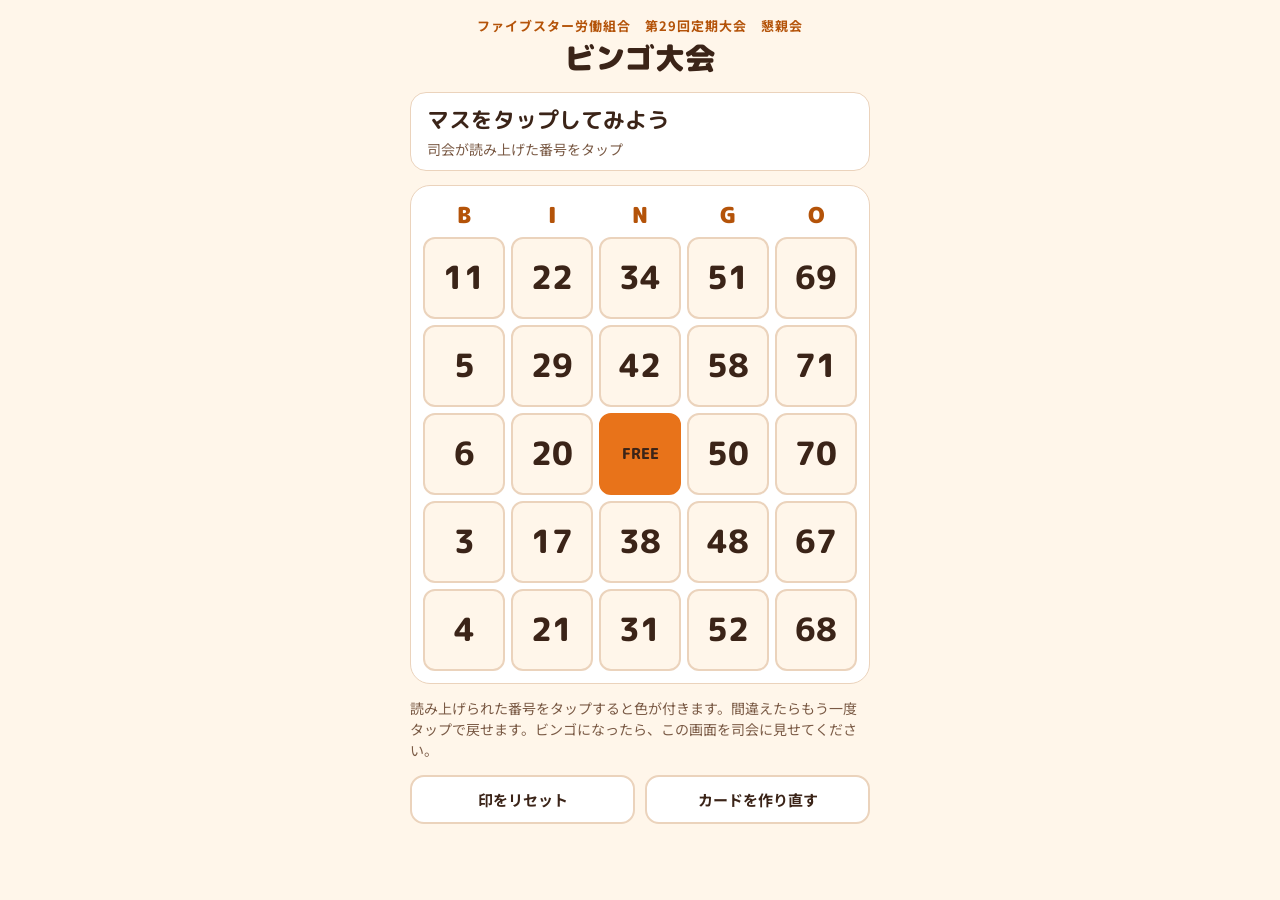
<file: index.html>
<!doctype html><html><head><meta charset=utf8><meta name=viewport content="width=device-width,initial-scale=1,viewport-fit=cover"><style>:root{color-scheme:light;box-sizing:border-box;padding-top:env(safe-area-inset-top,0px);padding-bottom:env(safe-area-inset-bottom,0px)}html{scroll-padding-top:env(safe-area-inset-top,0px)}body{margin:0;padding:0;font:14px -apple-system,BlinkMacSystemFont,sans-serif;background:#fff;color:#000}img{max-width:100%}[hidden]:not([hidden=until-found i]){display:none!important}</style></head><body>
<title>ファイブスター ビンゴ大会</title>
<meta name="claude:viewport-fit-sides" content="cover">
<link rel="stylesheet" href="https://fonts.googleapis.com/css2?family=M+PLUS+Rounded+1c:wght@500;800;900&family=Noto+Sans+JP:wght@400;500;700&display=swap">
<style>
/* Layout: 1 column, phone first. Player card on top; host tools on a second tab. Warm orange union look. */
:root{
  --bg:#FFF6EA; --surface:#FFFFFF; --ink:#3B2418; --muted:#7A5A45; --line:#EBD3BC;
  --accent:#E8731A; --accent-ink:#3B2418; --deep:#B45309; --soft:#FDE8D3; --hit:#E8731A; --hit-ink:#3B2418;
  --good:#2F7D4F; --good-soft:#DDF0E3;
  --font-body:'Noto Sans JP',system-ui,sans-serif; --font-disp:'M PLUS Rounded 1c','Noto Sans JP',sans-serif;
}
@media (prefers-color-scheme: dark){:root:not([data-theme="light"]){
  --bg:#2A1A12; --surface:#3A271C; --ink:#FFF1E2; --muted:#D9B99F; --line:#5A3E2E;
  --accent:#F08A3C; --accent-ink:#2A1A12; --deep:#F6B26B; --soft:#4A3022; --hit:#F08A3C; --hit-ink:#2A1A12;
  --good:#7FD3A0; --good-soft:#1F3A2A; color-scheme:dark}}
:root[data-theme="dark"]{
  --bg:#2A1A12; --surface:#3A271C; --ink:#FFF1E2; --muted:#D9B99F; --line:#5A3E2E;
  --accent:#F08A3C; --accent-ink:#2A1A12; --deep:#F6B26B; --soft:#4A3022; --hit:#F08A3C; --hit-ink:#2A1A12;
  --good:#7FD3A0; --good-soft:#1F3A2A; color-scheme:dark}
*{box-sizing:border-box}
body{background:var(--bg);color:var(--ink);font-family:var(--font-body);font-size:16px;line-height:1.5;
  padding-block:16px 40px;padding-left:max(16px,env(safe-area-inset-left,0px));padding-right:max(16px,env(safe-area-inset-right,0px))}
.wrap{max-width:460px;margin:0 auto;display:flex;flex-direction:column;gap:16px}
header{display:flex;flex-direction:column;gap:4px;text-align:center}
.eyebrow{font-size:13px;font-weight:700;letter-spacing:.08em;color:var(--deep)}
h1{font-family:var(--font-disp);font-weight:900;font-size:30px;line-height:1.2;margin:0;text-wrap:balance}
.tabs{display:grid;grid-template-columns:1fr 1fr;background:var(--soft);border-radius:999px;padding:4px;gap:4px}
.tabs button{border:0;background:transparent;color:var(--ink);font:700 15px var(--font-body);padding:10px;border-radius:999px;cursor:pointer}
.tabs button[aria-selected="true"]{background:var(--accent);color:var(--accent-ink)}
button:focus-visible{outline:3px solid var(--deep);outline-offset:2px}
.status{display:flex;align-items:center;justify-content:space-between;gap:12px;min-height:56px;background:var(--surface);border:1px solid var(--line);border-radius:16px;padding:10px 16px}
.status b{font-family:var(--font-disp);font-size:22px}
.status.reach{background:var(--soft);border-color:var(--accent)}
.status.bingo{background:var(--accent);border-color:var(--accent);color:var(--accent-ink)}
.status small{font-size:14px;color:var(--muted)}
.status.bingo small{color:var(--accent-ink)}
.card{background:var(--surface);border:1px solid var(--line);border-radius:20px;padding:12px}
.letters,.grid{display:grid;grid-template-columns:repeat(5,minmax(0,1fr));gap:6px}
.letters{margin-bottom:6px}
.letters span{font-family:var(--font-disp);font-weight:900;font-size:22px;text-align:center;color:var(--deep)}
.cell{aspect-ratio:1;border:2px solid var(--line);background:var(--bg);color:var(--ink);border-radius:12px;
  font-family:var(--font-disp);font-weight:800;font-size:clamp(22px,7.5vw,32px);font-variant-numeric:tabular-nums;cursor:pointer;padding:0;position:relative}
.cell[aria-pressed="true"]{background:var(--hit);border-color:var(--hit);color:var(--hit-ink)}
.cell.line{box-shadow:0 0 0 3px var(--deep) inset}
.cell.free{font-size:15px;line-height:1.15}
.actions{display:flex;gap:10px;flex-wrap:wrap}
.btn{flex:1;min-width:140px;border:2px solid var(--line);background:var(--surface);color:var(--ink);font:700 15px var(--font-body);padding:12px 14px;border-radius:14px;cursor:pointer}
.btn.primary{background:var(--accent);border-color:var(--accent);color:var(--accent-ink)}
.btn:disabled{opacity:.45;cursor:default}
.hint{font-size:14px;color:var(--muted);margin:0}
.confirm{background:var(--soft);border:1px solid var(--accent);border-radius:14px;padding:12px 14px;display:flex;flex-direction:column;gap:10px}
.confirm p{margin:0;font-weight:700}
.confirm .actions .btn{min-width:110px}
.big{background:var(--ink);color:var(--bg);border-radius:24px;padding:24px 16px;display:flex;flex-direction:column;align-items:center;gap:4px}
.big .lab{font-size:14px;font-weight:700;letter-spacing:.08em;opacity:.8}
.big .num{font-family:var(--font-disp);font-weight:900;font-size:120px;line-height:1.05;font-variant-numeric:tabular-nums}
.big .ltr{font-family:var(--font-disp);font-weight:900;font-size:36px;color:var(--accent)}
.recent{display:flex;gap:8px;flex-wrap:wrap;justify-content:center;min-height:40px}
.recent span{font-family:var(--font-disp);font-weight:800;background:var(--soft);border-radius:999px;padding:4px 14px;font-size:18px}
.board{display:grid;grid-template-columns:auto repeat(15,minmax(0,1fr));gap:3px;align-items:center}
.board .bl{font-family:var(--font-disp);font-weight:900;color:var(--deep);padding-right:6px;font-size:16px}
.board i{font-style:normal;font-family:var(--font-disp);font-weight:700;font-size:11px;text-align:center;border-radius:6px;padding:4px 0;background:var(--surface);color:var(--muted);border:1px solid var(--line);font-variant-numeric:tabular-nums}
.board i.on{background:var(--accent);color:var(--accent-ink);border-color:var(--accent)}
.count{font-size:15px;color:var(--muted);text-align:center;margin:0}
[hidden]{display:none!important}
/* ---- host stage (tablet, shown to the room) ---- */
body.hm header{display:none}
body.hm{padding-block:10px 24px}
body.hm .wrap{max-width:1200px}
.hostgrid{display:grid;gap:16px;grid-template-columns:minmax(0,1fr)}
.stagecol{display:flex;flex-direction:column;gap:14px}
.sidecol{display:flex;flex-direction:column;gap:14px}
@media (min-width:860px) and (orientation:landscape){.hostgrid{grid-template-columns:minmax(0,1.3fr) minmax(0,1fr);align-items:start}}
.big{position:relative;overflow:hidden;justify-content:center;min-height:min(62vh,640px);border-radius:32px;padding:20px 16px;gap:0}
.big .lab{font-size:clamp(18px,3.2vh,28px)}
.big .ltr{font-size:min(15vh,22vw);line-height:1;letter-spacing:.04em}
.big .num{font-size:min(46vh,48vw);line-height:1;letter-spacing:-.02em}
.big.rolling .num{opacity:.55;filter:blur(1.5px)}
.big.rolling .ltr{opacity:.55}
.big.rolling .lab{color:var(--accent)}
.big.reveal{animation:flash 1.4s ease-out}
.big.reveal .num{animation:slam .6s cubic-bezier(.2,1.6,.4,1)}
@keyframes slam{0%{transform:scale(.45)}100%{transform:scale(1)}}
@keyframes flash{0%{box-shadow:0 0 0 0 rgba(232,115,26,.0);background:var(--accent)}30%{box-shadow:0 0 0 18px rgba(232,115,26,.35)}100%{box-shadow:0 0 0 0 rgba(232,115,26,0)}}
.btn.draw{font-size:clamp(24px,4.5vh,36px);padding:clamp(16px,3vh,26px) 14px;border-radius:22px;font-family:var(--font-disp);font-weight:900;letter-spacing:.06em}
.hostgrid .recent{justify-content:flex-start}
.hostgrid .recent span{font-size:clamp(22px,3.4vh,32px);padding:6px 18px}
.hostgrid .count{font-size:clamp(16px,2.4vh,20px);text-align:left}
.hostgrid .board i{font-size:clamp(12px,1.9vh,17px);padding:clamp(4px,.9vh,9px) 0}
.hostgrid .board .bl{font-size:clamp(18px,2.6vh,26px)}
.sndrow{display:flex;gap:10px;flex-wrap:wrap}
.sndrow .btn{min-width:0;font-size:14px;padding:10px 12px}
@media (prefers-reduced-motion:reduce){.big.reveal,.big.reveal .num{animation:none}.big.rolling .num{filter:none}}
</style>

<div class="wrap">
  <header>
    <span class="eyebrow">ファイブスター労働組合　第29回定期大会　懇親会</span>
    <h1>ビンゴ大会</h1>
  </header>

  <div class="tabs" id="tabs" role="tablist" hidden>
    <button role="tab" id="tabPlayer" aria-selected="true">自分のカード</button>
    <button role="tab" id="tabHost" aria-selected="false">司会（抽選）</button>
  </div>

  <!-- player -->
  <section id="player" class="wrap" style="gap:14px">
    <div id="status" class="status"><div><b id="stMain">マスをタップしてみよう</b><br><small id="stSub">司会が読み上げた番号をタップ</small></div></div>
    <div class="card">
      <div class="letters"><span>B</span><span>I</span><span>N</span><span>G</span><span>O</span></div>
      <div id="grid" class="grid"></div>
    </div>
    <p class="hint">読み上げられた番号をタップすると色が付きます。間違えたらもう一度タップで戻せます。ビンゴになったら、この画面を司会に見せてください。</p>
    <div class="actions">
      <button class="btn" id="btnClear">印をリセット</button>
      <button class="btn" id="btnNew">カードを作り直す</button>
    </div>
    <div id="pConfirm" class="confirm" hidden>
      <p id="pConfirmMsg"></p>
      <div class="actions"><button class="btn primary" id="pYes">はい</button><button class="btn" id="pNo">やめる</button></div>
    </div>
  </section>

  <!-- host -->
  <section id="host" class="wrap" style="gap:14px" hidden>
    <div class="hostgrid">
      <div class="stagecol">
        <div class="big" id="stage" aria-live="polite">
          <span class="lab" id="hLab">まだ引いていません</span>
          <span class="ltr" id="hLtr">&nbsp;</span>
          <span class="num" id="hNum">--</span>
        </div>
        <button class="btn primary draw" id="btnDraw">次の番号を引く</button>
      </div>
      <div class="sidecol">
        <div class="recent" id="recent" aria-label="直近の番号"></div>
        <p class="count" id="hCount"></p>
        <div class="card"><div class="board" id="board"></div></div>
        <p class="hint">引いた番号は、声に出して読み上げてください（例「ビー、7番」）。参加者は自分のスマホで印を付けます。タブレットの音量を上げ、サイレントモードを切っておいてください。</p>
        <div class="sndrow">
          <button class="btn" id="btnSnd" aria-pressed="true">🔊 効果音：あり</button>
          <button class="btn" id="btnTest">音を試す</button>
          <button class="btn" id="btnUndo">1つ戻す</button>
          <button class="btn" id="btnReset">最初からやり直す</button>
        </div>
        <div id="hConfirm" class="confirm" hidden>
          <p>引いた番号をすべて消して、最初からやり直しますか？</p>
          <div class="actions"><button class="btn primary" id="hYes">やり直す</button><button class="btn" id="hNo">やめる</button></div>
        </div>
      </div>
    </div>
  </section>
</div>

<script>
(function(){
  var LET=['B','I','N','G','O'];
  var store={};
  function get(k){try{var v=localStorage.getItem(k);return v?JSON.parse(v):null}catch(e){return store[k]||null}}
  function set(k,v){try{localStorage.setItem(k,JSON.stringify(v))}catch(e){store[k]=v}}
  function $(id){return document.getElementById(id)}
  function letterOf(n){return LET[Math.floor((n-1)/15)]}
  function shuffle(a){for(var i=a.length-1;i>0;i--){var j=Math.floor(Math.random()*(i+1));var t=a[i];a[i]=a[j];a[j]=t}return a}

  /* ---- player ---- */
  var card=get('bingo-card'), marks=get('bingo-marks');
  function newCard(){
    var cols=[];
    for(var c=0;c<5;c++){var pool=[];for(var n=c*15+1;n<=c*15+15;n++)pool.push(n);cols.push(shuffle(pool).slice(0,5))}
    card=cols; marks=[]; for(var i=0;i<25;i++)marks.push(false); marks[12]=true;
    set('bingo-card',card); set('bingo-marks',marks);
  }
  if(!card||!marks||marks.length!==25)newCard();
  function numAt(i){var r=Math.floor(i/5),c=i%5;return card[c][r]}
  var LINES=[];
  for(var r=0;r<5;r++){var row=[];for(var c=0;c<5;c++)row.push(r*5+c);LINES.push(row)}
  for(var c2=0;c2<5;c2++){var col=[];for(var r2=0;r2<5;r2++)col.push(r2*5+c2);LINES.push(col)}
  LINES.push([0,6,12,18,24]);LINES.push([4,8,12,16,20]);
  function renderPlayer(){
    var g=$('grid'); g.textContent='';
    var done=[],reach=0;
    LINES.forEach(function(l){var k=l.filter(function(i){return marks[i]}).length;if(k===5)done.push(l);else if(k===4)reach++});
    var inLine={};done.forEach(function(l){l.forEach(function(i){inLine[i]=1})});
    for(var i=0;i<25;i++){
      var b=document.createElement('button');
      b.className='cell'+(i===12?' free':'')+(inLine[i]?' line':'');
      b.setAttribute('aria-pressed',marks[i]?'true':'false');
      if(i===12){b.innerHTML='FREE';b.setAttribute('aria-label','フリー（最初から開いています）')}
      else{b.textContent=numAt(i);b.setAttribute('aria-label',letterOf(numAt(i))+' '+numAt(i)+'番')}
      (function(idx){b.addEventListener('click',function(){
        if(idx===12)return; marks[idx]=!marks[idx]; set('bingo-marks',marks); renderPlayer();
      })})(i);
      g.appendChild(b);
    }
    var st=$('status'); st.className='status';
    if(done.length){st.classList.add('bingo');$('stMain').textContent='ビンゴ！'+(done.length>1?'（'+done.length+'列）':'');$('stSub').textContent='この画面を司会に見せてください'}
    else if(reach){st.classList.add('reach');$('stMain').textContent='リーチ！'+(reach>1?'（'+reach+'列）':'');$('stSub').textContent='あと1つでビンゴ'}
    else{var n=marks.filter(Boolean).length-1;$('stMain').textContent=n>0?n+'個 開きました':'マスをタップしてみよう';$('stSub').textContent='司会が読み上げた番号をタップ'}
  }
  var pAction=null;
  function askP(msg,fn){$('pConfirmMsg').textContent=msg;pAction=fn;$('pConfirm').hidden=false}
  $('btnClear').addEventListener('click',function(){askP('印をすべて消しますか？',function(){marks=marks.map(function(_,i){return i===12});set('bingo-marks',marks);renderPlayer()})});
  $('btnNew').addEventListener('click',function(){askP('新しいカードに作り直しますか？いまの印は消えます。',function(){newCard();renderPlayer()})});
  $('pYes').addEventListener('click',function(){if(pAction)pAction();pAction=null;$('pConfirm').hidden=true});
  $('pNo').addEventListener('click',function(){pAction=null;$('pConfirm').hidden=true});

  /* ---- host ---- */
  var drawn=get('bingo-drawn')||[];
  var rolling=false,ROLL=3000;
  function renderHost(){
    var last=drawn[drawn.length-1];
    $('hNum').textContent=last?last:'--';
    $('hLtr').innerHTML=last?letterOf(last):'&nbsp;';
    $('hLab').textContent=last?(drawn.length+'個目'):'まだ引いていません';
    var rec=$('recent');rec.textContent='';
    drawn.slice(-6,-1).reverse().forEach(function(n){var s=document.createElement('span');s.textContent=n;rec.appendChild(s)});
    $('hCount').textContent='引いた数：'+drawn.length+' / 75　残り '+(75-drawn.length);
    $('btnDraw').disabled=rolling||drawn.length>=75; $('btnUndo').disabled=rolling||drawn.length===0;
    var on={};drawn.forEach(function(n){on[n]=1});
    var bd=$('board');bd.textContent='';
    for(var r=0;r<5;r++){
      var l=document.createElement('span');l.className='bl';l.textContent=LET[r];bd.appendChild(l);
      for(var k=1;k<=15;k++){var n=r*15+k;var i=document.createElement('i');i.textContent=n;if(on[n])i.className='on';bd.appendChild(i)}
    }
  }

  /* ---- sound (WebAudio, no files) ---- */
  var AC=null,noiseBuf=null,soundOn=get('bingo-sound')!==false;
  function ac(){
    if(!AC){var C=window.AudioContext||window.webkitAudioContext;if(C){try{AC=new C()}catch(e){AC=null}}}
    if(AC&&AC.state==='suspended')AC.resume();
    if(AC&&!noiseBuf){noiseBuf=AC.createBuffer(1,AC.sampleRate,AC.sampleRate);var d=noiseBuf.getChannelData(0);for(var i=0;i<d.length;i++)d[i]=Math.random()*2-1}
    return AC;
  }
  function hit(t,vol,dur,freq){
    var src=AC.createBufferSource();src.buffer=noiseBuf;
    var f=AC.createBiquadFilter();f.type='bandpass';f.frequency.value=freq||2600;f.Q.value=.8;
    var g=AC.createGain();g.gain.setValueAtTime(vol,t);g.gain.exponentialRampToValueAtTime(.001,t+dur);
    src.connect(f);f.connect(g);g.connect(AC.destination);src.start(t,Math.random()*.4,dur+.02);
  }
  function drumroll(sec){
    var t0=AC.currentTime+.05,t=0;
    while(t<sec){var p=t/sec;hit(t0+t,.12+.55*p,.075,2200+Math.random()*900);
      if(Math.round(t*1000/45)%2===0){var o=AC.createOscillator(),g=AC.createGain();o.type='sine';o.frequency.setValueAtTime(150,t0+t);o.frequency.exponentialRampToValueAtTime(90,t0+t+.06);g.gain.setValueAtTime(.15+.25*p,t0+t);g.gain.exponentialRampToValueAtTime(.001,t0+t+.08);o.connect(g);g.connect(AC.destination);o.start(t0+t);o.stop(t0+t+.1)}
      t+=.085-.045*p}
    return t0+sec;
  }
  function stab(t,len,vol){
    [98,196,293.7,392,587.3].forEach(function(fr,i){
      var o=AC.createOscillator(),lp=AC.createBiquadFilter(),g=AC.createGain();
      o.type='sawtooth';o.frequency.value=fr;
      lp.type='lowpass';lp.frequency.setValueAtTime(3600,t);lp.frequency.exponentialRampToValueAtTime(700,t+len);
      g.gain.setValueAtTime(0,t);g.gain.linearRampToValueAtTime(vol*(i<2?.34:.16),t+.008);g.gain.exponentialRampToValueAtTime(.001,t+len);
      o.connect(lp);lp.connect(g);g.connect(AC.destination);o.start(t);o.stop(t+len+.05);
    });
    var k=AC.createOscillator(),kg=AC.createGain();k.type='sine';
    k.frequency.setValueAtTime(130,t);k.frequency.exponentialRampToValueAtTime(48,t+.28);
    kg.gain.setValueAtTime(vol*1.1,t);kg.gain.exponentialRampToValueAtTime(.001,t+.34);
    k.connect(kg);kg.connect(AC.destination);k.start(t);k.stop(t+.4);
    hit(t,vol*.9,.14,1700);
  }
  function fanfare(t){
    stab(t,.2,.62);
    stab(t+.19,1.3,1);
    var src=AC.createBufferSource();src.buffer=noiseBuf;src.loop=true;
    var hp=AC.createBiquadFilter();hp.type='highpass';hp.frequency.value=5500;
    var g=AC.createGain();g.gain.setValueAtTime(.0001,t+.19);g.gain.linearRampToValueAtTime(.35,t+.2);g.gain.exponentialRampToValueAtTime(.001,t+1.3);
    src.connect(hp);hp.connect(g);g.connect(AC.destination);src.start(t+.19);src.stop(t+1.4);
  }
  function renderSnd(){var b=$('btnSnd');b.setAttribute('aria-pressed',soundOn?'true':'false');b.textContent=soundOn?'🔊 効果音：あり':'🔇 効果音：なし'}
  $('btnSnd').addEventListener('click',function(){soundOn=!soundOn;set('bingo-sound',soundOn);renderSnd();if(soundOn&&ac())fanfare(AC.currentTime+.05)});
  $('btnTest').addEventListener('click',function(){if(ac()){hit(AC.currentTime+.02,.5,.1);fanfare(AC.currentTime+.5)}});
  renderSnd();

  /* ---- draw with drumroll ---- */
  function setBusy(b){rolling=b;$('btnDraw').disabled=b||drawn.length>=75;$('btnUndo').disabled=b||drawn.length===0;$('btnReset').disabled=b}
  $('btnDraw').addEventListener('click',function(){
    if(rolling)return;
    var left=[];for(var n=1;n<=75;n++)if(drawn.indexOf(n)<0)left.push(n);
    if(!left.length)return;
    var pick=left[Math.floor(Math.random()*left.length)];
    var stage=$('stage');stage.classList.remove('reveal');stage.classList.add('rolling');
    setBusy(true);$('hLab').textContent='抽選中……';
    var useSnd=soundOn&&ac(),endAt=0;
    if(useSnd){drumroll(ROLL/1000);endAt=AC.currentTime+.05+ROLL/1000}
    var prev=0,iv=setInterval(function(){
      var x;do{x=left[Math.floor(Math.random()*left.length)]}while(x===prev&&left.length>1);prev=x;
      $('hNum').textContent=x;$('hLtr').textContent=letterOf(x);
    },65);
    setTimeout(function(){
      clearInterval(iv);
      if(useSnd)fanfare(Math.max(AC.currentTime,endAt));
      drawn.push(pick);set('bingo-drawn',drawn);
      stage.classList.remove('rolling');setBusy(false);renderHost();
      void stage.offsetWidth;stage.classList.add('reveal');
    },ROLL);
  });
  $('btnUndo').addEventListener('click',function(){drawn.pop();set('bingo-drawn',drawn);renderHost()});
  $('btnReset').addEventListener('click',function(){$('hConfirm').hidden=false});
  $('hNo').addEventListener('click',function(){$('hConfirm').hidden=true});
  $('hYes').addEventListener('click',function(){drawn=[];set('bingo-drawn',drawn);$('hConfirm').hidden=true;renderHost()});

  /* ---- tabs ---- */
  var hostOn=false;
  function show(mode){
    var h=mode==='host';
    if(h)hostOn=true;
    document.body.classList.toggle('hm',h);
    $('tabs').hidden=!hostOn;
    $('player').hidden=h;$('host').hidden=!h;
    $('tabPlayer').setAttribute('aria-selected',h?'false':'true');
    $('tabHost').setAttribute('aria-selected',h?'true':'false');
  }
  $('tabPlayer').addEventListener('click',function(){location.hash='';show('player')});
  $('tabHost').addEventListener('click',function(){location.hash='host';show('host')});
  window.addEventListener('hashchange',function(){show(location.hash==='#host'?'host':'player')});
  renderPlayer();renderHost();show(location.hash==='#host'?'host':'player');
})();
</script>

</body></html>
</file>
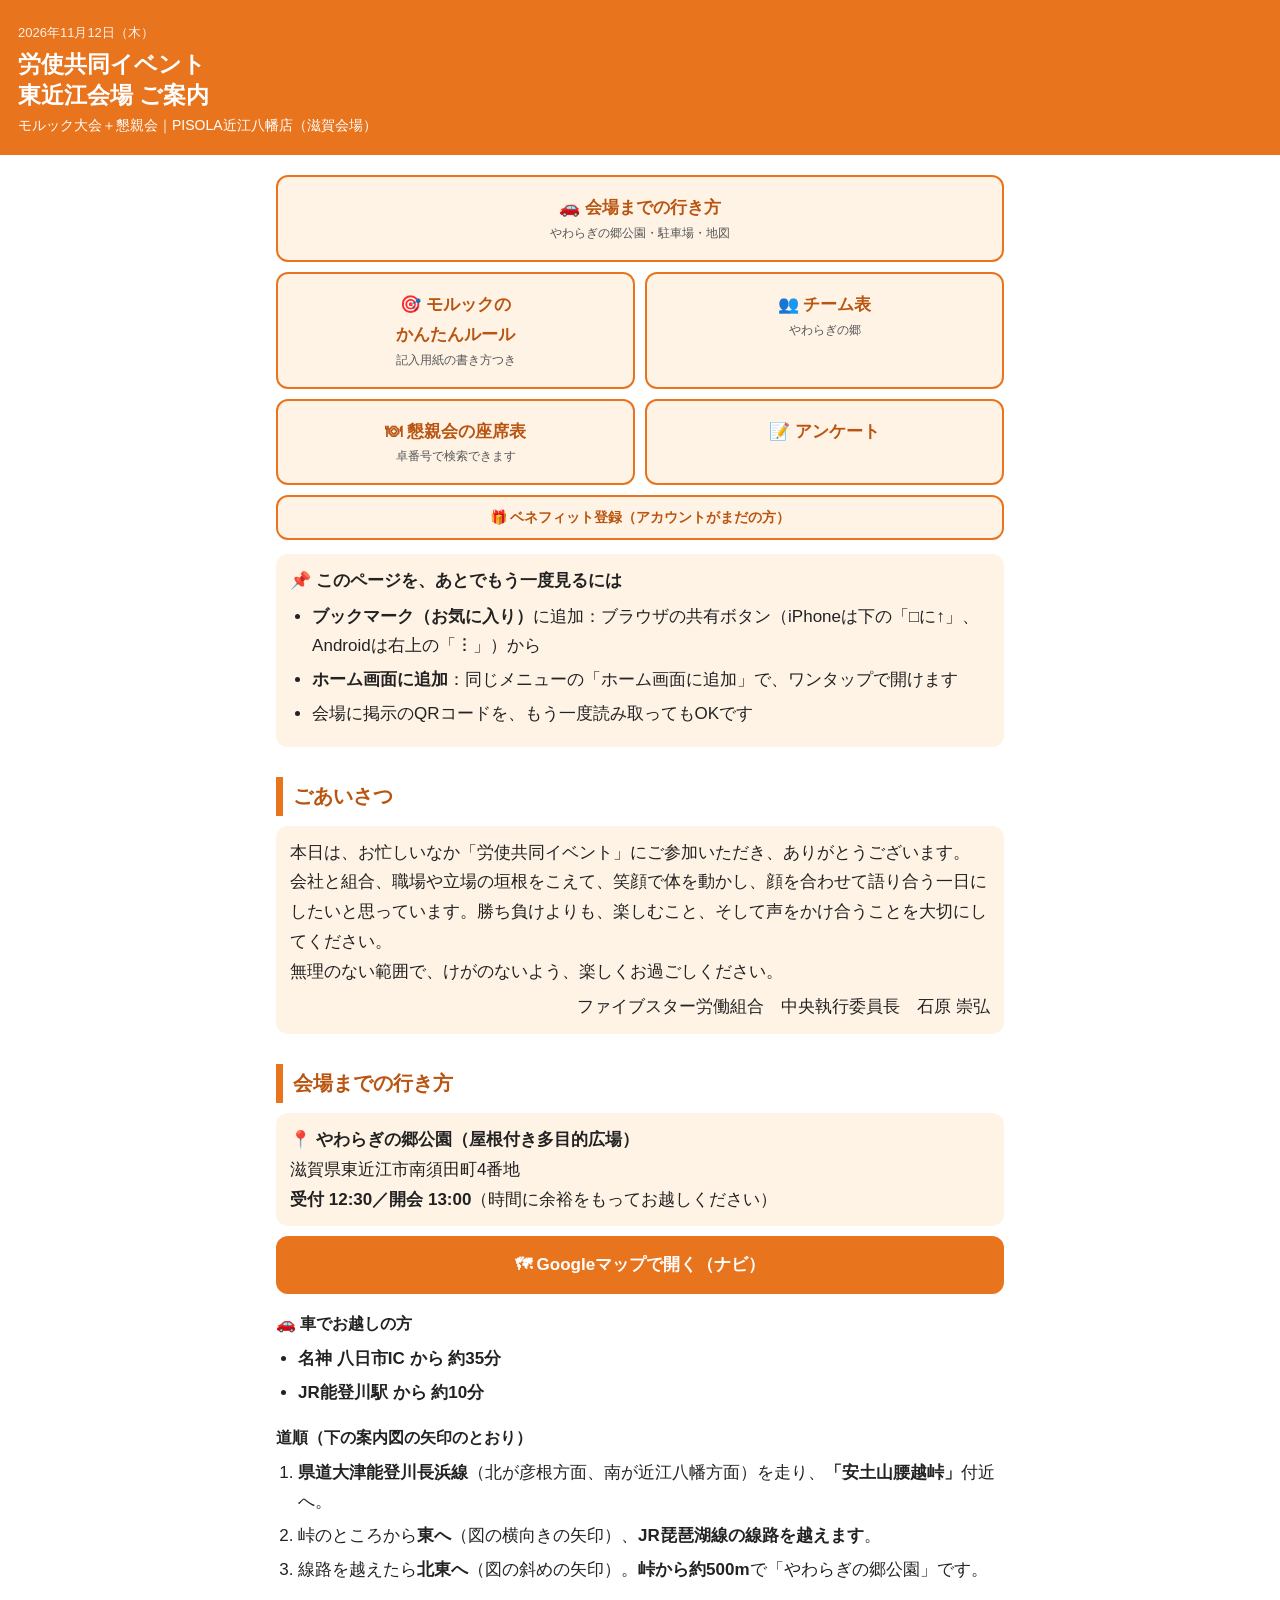
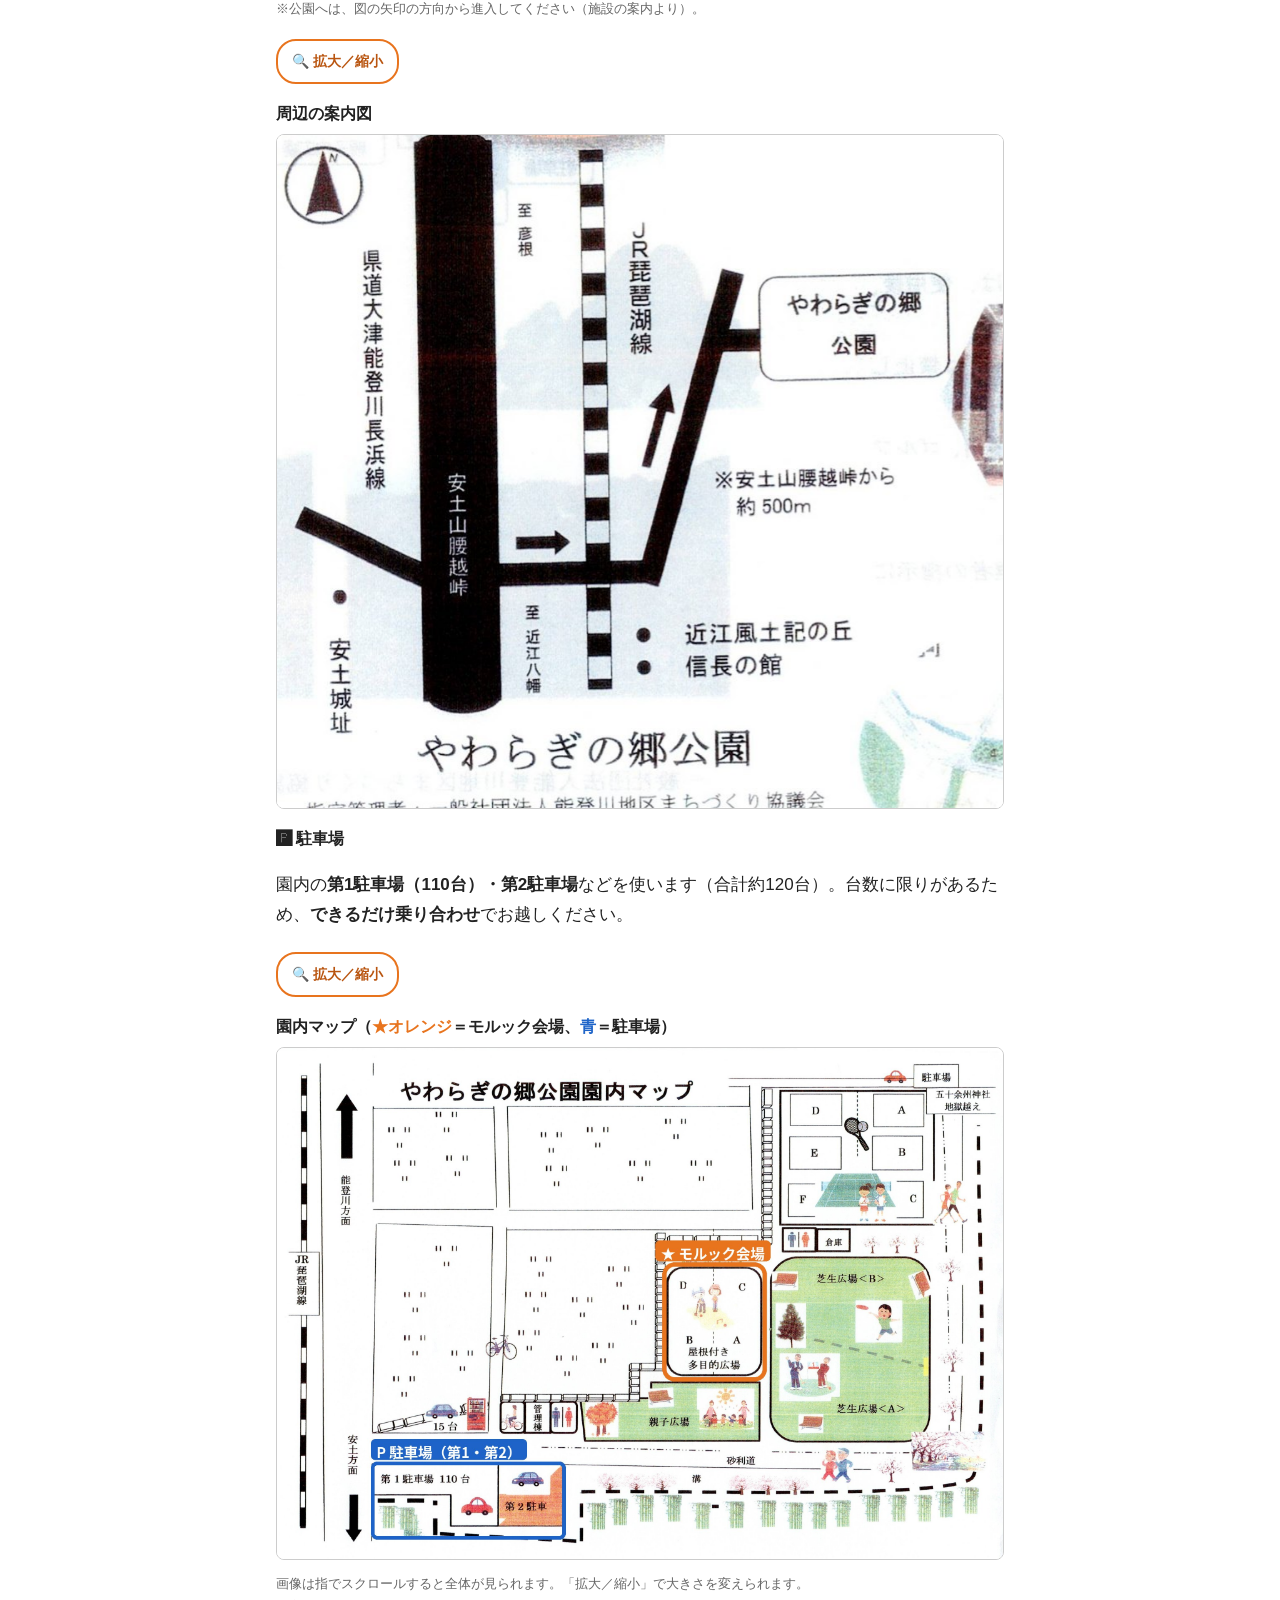
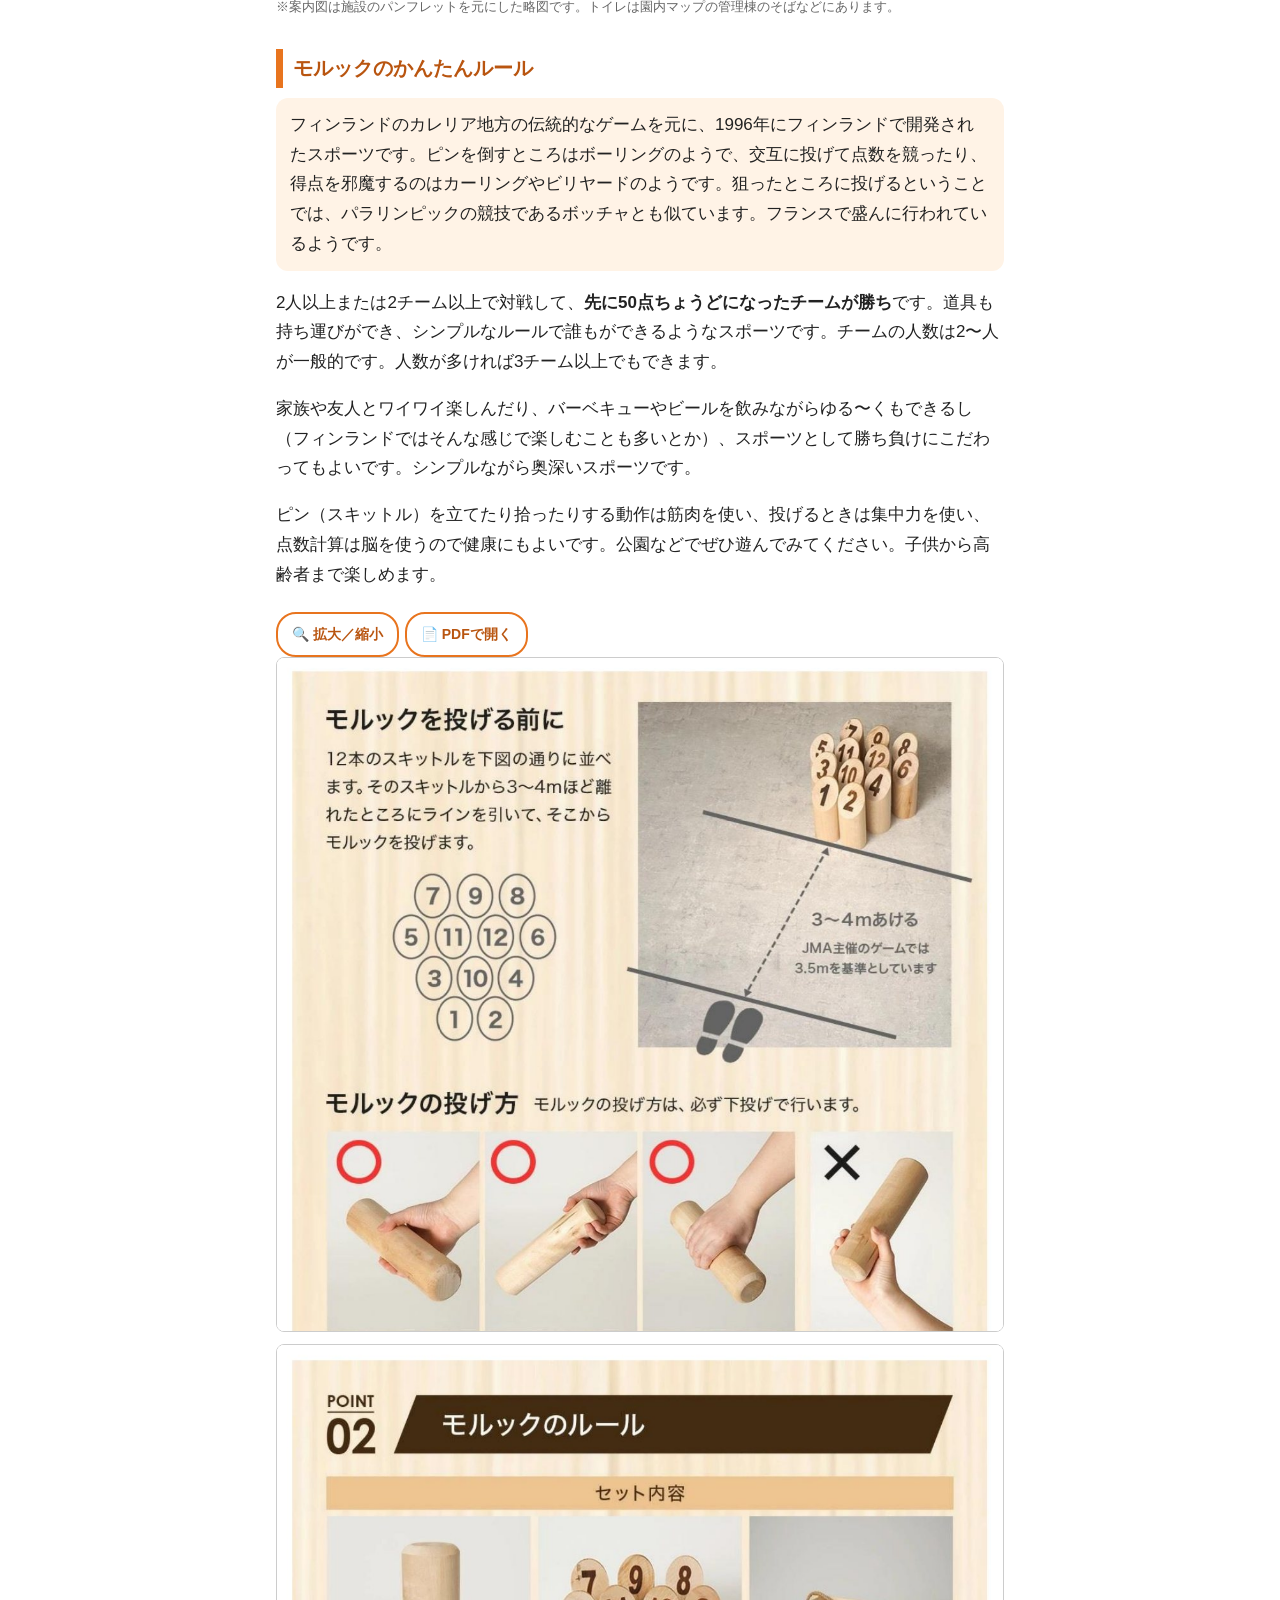
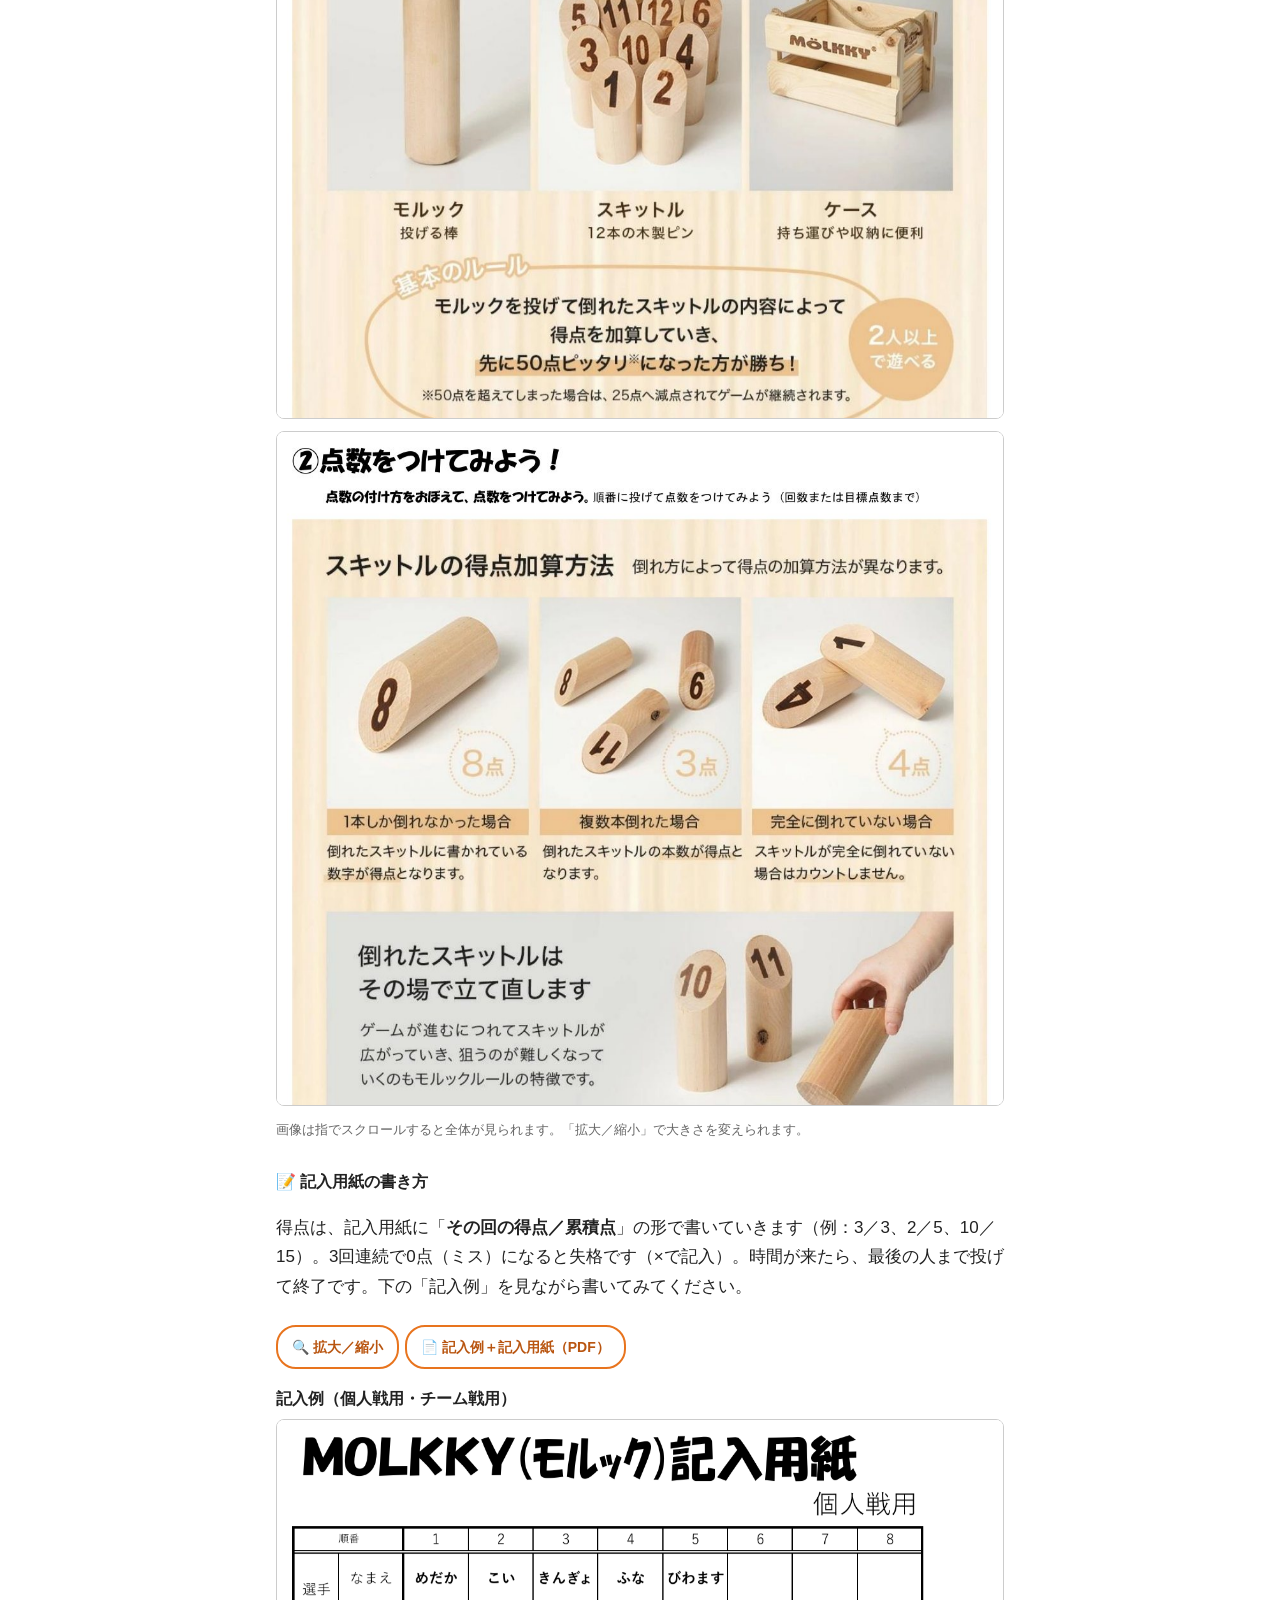
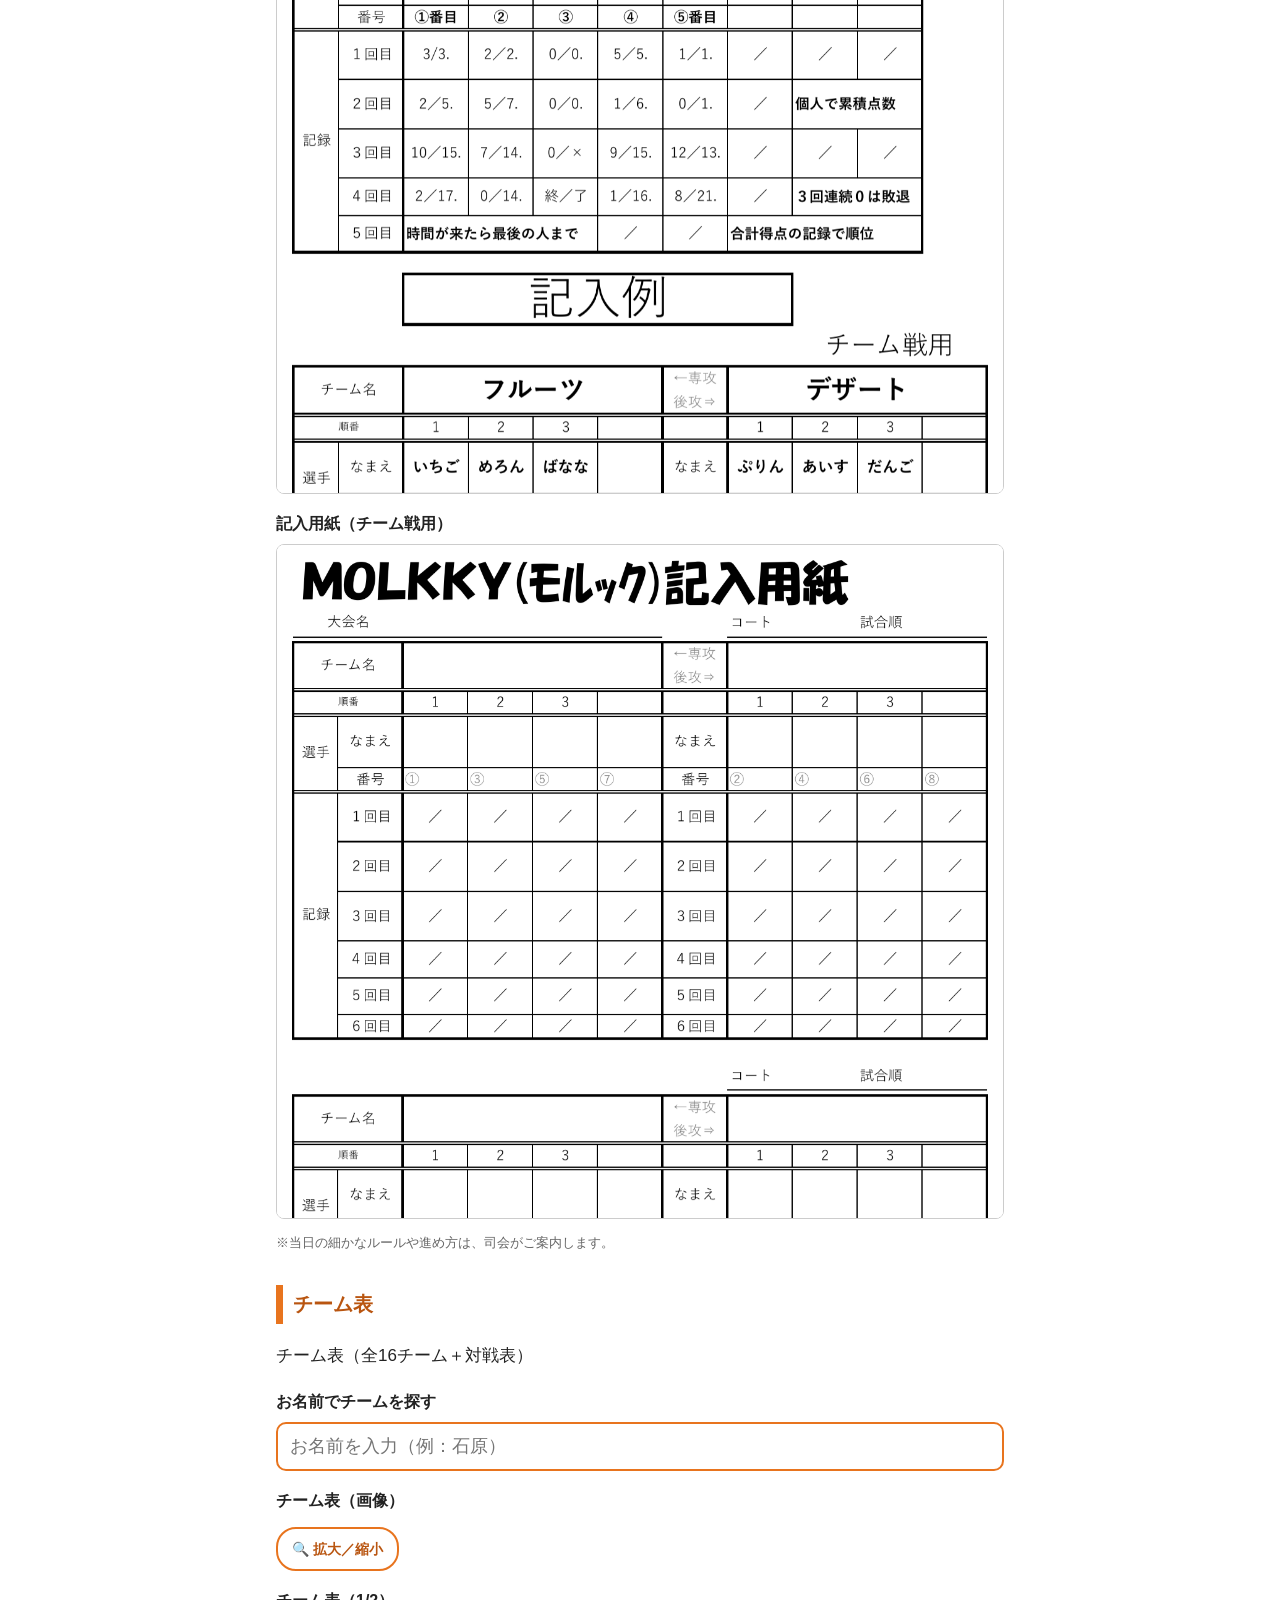
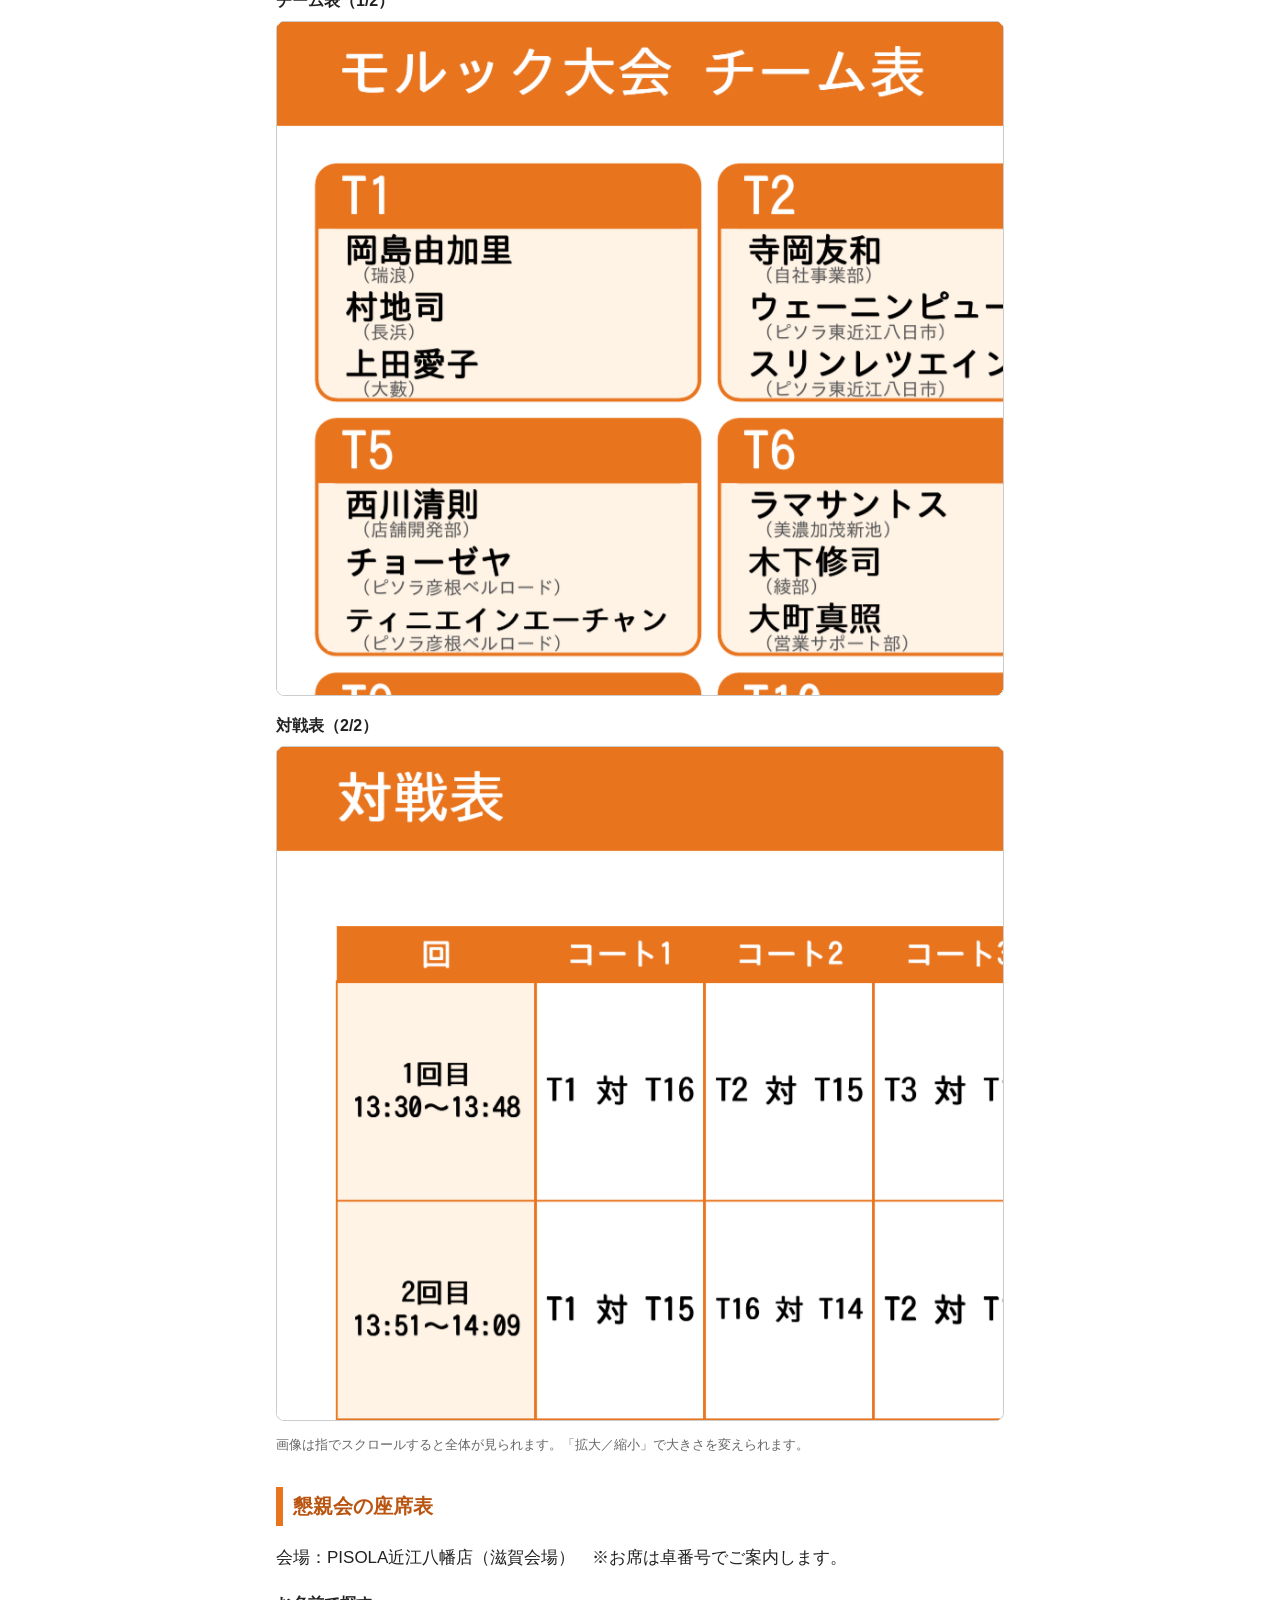
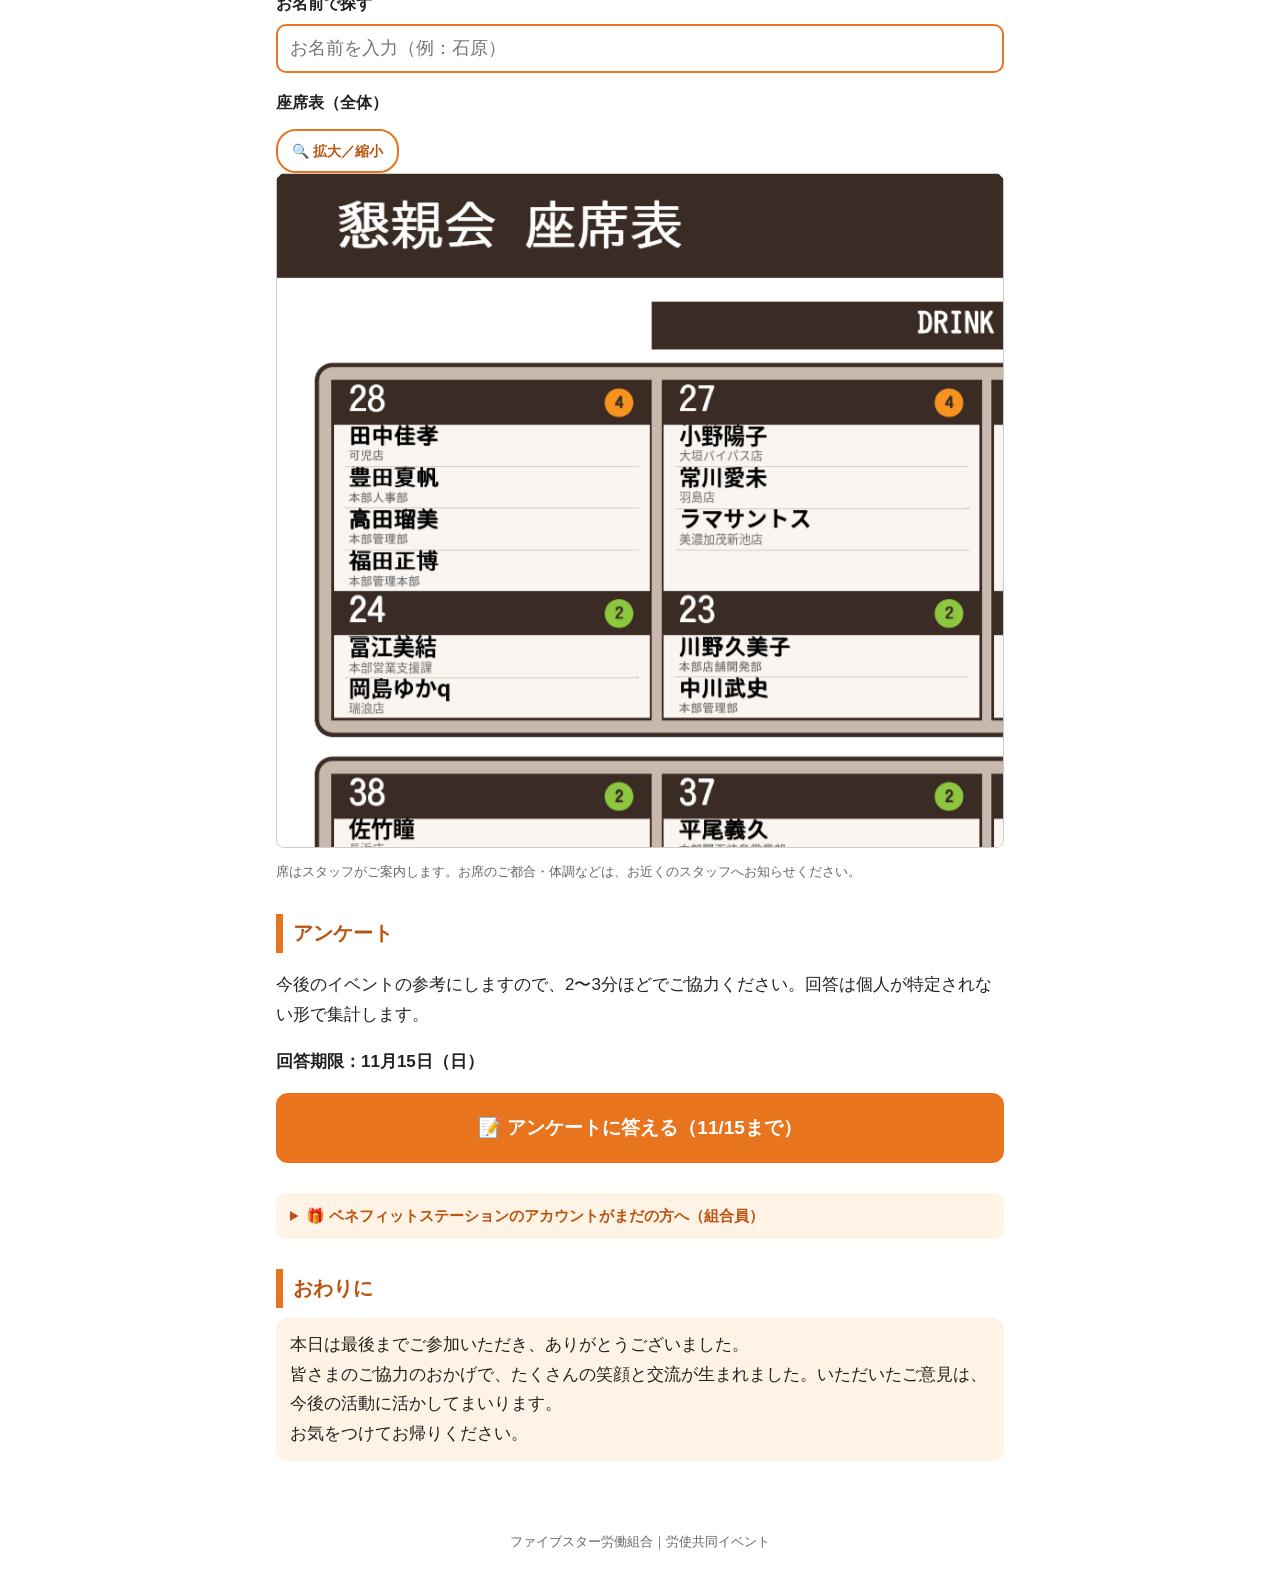
<file: event/higashiomi/index.html>
<!DOCTYPE html>
<html lang="ja"><head><meta charset="utf-8">
<meta name="viewport" content="width=device-width,initial-scale=1">
<title>労使共同イベント｜東近江会場 ご案内</title>
<style>
:root{--c:#E8741E;--l:#FFF3E6;--d:#B95510}
*{box-sizing:border-box}
body{margin:0;font-family:"Hiragino Sans","Yu Gothic","Noto Sans JP",sans-serif;color:#222;background:#fff;line-height:1.75;font-size:17px}
header{background:var(--c);color:#fff;padding:22px 18px 18px}
header .s{font-size:13px;opacity:.9}
header h1{margin:4px 0 2px;font-size:23px;line-height:1.35}
header .v{font-size:14px}
main{padding:14px 16px 40px;max-width:760px;margin:0 auto}
.nav{display:grid;grid-template-columns:1fr 1fr;gap:10px;margin:6px 0 4px}
.nav a{display:block;text-decoration:none;background:var(--l);border:2px solid var(--c);color:var(--d);font-weight:700;border-radius:12px;padding:16px 8px;text-align:center;font-size:17px}
.nav a small{display:block;font-weight:400;font-size:12px;color:#555}
.nav a.tmp{border-style:dashed}
section{margin-top:30px;scroll-margin-top:8px}
h2{font-size:20px;border-left:7px solid var(--c);padding:2px 0 2px 10px;margin:0 0 10px;color:var(--d)}
h3{font-size:16px;margin:16px 0 6px}
.card{background:var(--l);border-radius:12px;padding:12px 14px;margin:10px 0}
ol,ul{padding-left:1.3em;margin:6px 0}
li{margin:4px 0}
.zoom{overflow:auto;border:1px solid #ccc;border-radius:8px;background:#fff;-webkit-overflow-scrolling:touch;max-height:75vh}
.zoom img{display:block;width:230%;max-width:none;height:auto}
.zoom.x1 img{width:100%}.zoom.x3 img{width:380%}
.btn{display:inline-block;margin:6px 6px 0 0;padding:8px 14px;border:2px solid var(--c);background:#fff;color:var(--d);font-weight:700;border-radius:20px;font-size:14px}
.hint{font-size:13px;color:#666}
input[type=search]{width:100%;font-size:18px;padding:12px;border:2px solid var(--c);border-radius:10px}
#res{margin:10px 0}
.hit{background:#fff;border:2px solid var(--c);border-radius:12px;padding:10px 14px;margin:8px 0}
.hit b{font-size:22px;color:var(--d)}
.survey{display:block;text-align:center;text-decoration:none;background:var(--c);color:#fff;font-weight:700;border-radius:12px;padding:18px;font-size:19px}
.survey.off{background:#bbb;pointer-events:none}
footer{text-align:center;font-size:13px;color:#666;padding:20px 12px 40px}
</style></head><body>
<header><div class="s">2026年11月12日（木）</div><h1>労使共同イベント<br>東近江会場 ご案内</h1><div class="v">モルック大会＋懇親会｜PISOLA近江八幡店（滋賀会場）</div></header>
<main>
<div class="nav">
<a href="#access" style="grid-column:1/3">🚗 会場までの行き方<small>やわらぎの郷公園・駐車場・地図</small></a>
<a href="#rule">🎯 モルックの<br>かんたんルール<small>記入用紙の書き方つき</small></a>
<a href="#team">👥 チーム表<small>やわらぎの郷</small></a>
<a href="#seat">🍽 懇親会の座席表<small>卓番号で検索できます</small></a>
<a href="#survey">📝 アンケート</a>
<a href="#benefit" style="grid-column:1/3;padding:8px;font-size:14px">🎁 ベネフィット登録（アカウントがまだの方）</a>
</div>
<div class="card" style="margin-top:14px"><b>📌 このページを、あとでもう一度見るには</b>
<ul><li><b>ブックマーク（お気に入り）</b>に追加：ブラウザの共有ボタン（iPhoneは下の「□に↑」、Androidは右上の「︙」）から</li>
<li><b>ホーム画面に追加</b>：同じメニューの「ホーム画面に追加」で、ワンタップで開けます</li>
<li>会場に掲示のQRコードを、もう一度読み取ってもOKです</li></ul></div>

<section id="greet"><h2>ごあいさつ</h2>
<div class="card">本日は、お忙しいなか「労使共同イベント」にご参加いただき、ありがとうございます。<br>
会社と組合、職場や立場の垣根をこえて、笑顔で体を動かし、顔を合わせて語り合う一日にしたいと思っています。勝ち負けよりも、楽しむこと、そして声をかけ合うことを大切にしてください。<br>
無理のない範囲で、けがのないよう、楽しくお過ごしください。<br>
<div style="text-align:right;margin-top:6px">ファイブスター労働組合　中央執行委員長　石原 崇弘</div></div></section>

<section id="access"><h2>会場までの行き方</h2>
<div class="card"><b>📍 やわらぎの郷公園（屋根付き多目的広場）</b><br>滋賀県東近江市南須田町4番地<br>
<b>受付 12:30／開会 13:00</b>（時間に余裕をもってお越しください）</div>
<a class="survey" href="https://www.google.com/maps/search/?api=1&amp;query=%E3%82%84%E3%82%8F%E3%82%89%E3%81%8E%E3%81%AE%E9%83%B7%E5%85%AC%E5%9C%92%20%E6%9D%B1%E8%BF%91%E6%B1%9F%E5%B8%82%E5%8D%97%E9%A0%88%E7%94%B0%E7%94%BA4" target="_blank" rel="noopener" style="font-size:17px;padding:14px">🗺 Googleマップで開く（ナビ）</a>
<h3>🚗 車でお越しの方</h3>
<ul><li><b>名神 八日市IC から 約35分</b></li><li><b>JR能登川駅 から 約10分</b></li></ul>
<h3>道順（下の案内図の矢印のとおり）</h3>
<ol><li><b>県道大津能登川長浜線</b>（北が彦根方面、南が近江八幡方面）を走り、<b>「安土山腰越峠」</b>付近へ。</li>
<li>峠のところから<b>東へ</b>（図の横向きの矢印）、<b>JR琵琶湖線の線路を越えます</b>。</li>
<li>線路を越えたら<b>北東へ</b>（図の斜めの矢印）。<b>峠から約500m</b>で「やわらぎの郷公園」です。</li></ol>
<p class="hint">※公園へは、図の矢印の方向から進入してください（施設の案内より）。</p>
<span class="zbtn btn" data-t="accessmap">🔍 拡大／縮小</span>
<div id="accessmap"><h3>周辺の案内図</h3><div class="zoom x1"><img src="access-route.jpg" alt="やわらぎの郷公園までの案内図（県道大津能登川長浜線・安土山腰越峠・JR琵琶湖線）"></div></div>
<h3>🅿 駐車場</h3>
<p>園内の<b>第1駐車場（110台）・第2駐車場</b>などを使います（合計約120台）。台数に限りがあるため、<b>できるだけ乗り合わせ</b>でお越しください。</p>
<span class="zbtn btn" data-t="parkmap">🔍 拡大／縮小</span>
<div id="parkmap"><h3>園内マップ（<span style="color:#E8741E">★オレンジ</span>＝モルック会場、<span style="color:#1E64C8">青</span>＝駐車場）</h3><div class="zoom x1"><img src="access-park.jpg" alt="やわらぎの郷公園 園内マップ（モルック会場と駐車場の位置）"></div></div>
<p class="hint">画像は指でスクロールすると全体が見られます。「拡大／縮小」で大きさを変えられます。<br>※案内図は施設のパンフレットを元にした略図です。トイレは園内マップの管理棟のそばなどにあります。</p></section>

<section id="rule"><h2>モルックのかんたんルール</h2>
<div class="card">フィンランドのカレリア地方の伝統的なゲームを元に、1996年にフィンランドで開発されたスポーツです。ピンを倒すところはボーリングのようで、交互に投げて点数を競ったり、得点を邪魔するのはカーリングやビリヤードのようです。狙ったところに投げるということでは、パラリンピックの競技であるボッチャとも似ています。フランスで盛んに行われているようです。</div>
<p>2人以上または2チーム以上で対戦して、<b>先に50点ちょうどになったチームが勝ち</b>です。道具も持ち運びができ、シンプルなルールで誰もができるようなスポーツです。チームの人数は2〜人が一般的です。人数が多ければ3チーム以上でもできます。</p>
<p>家族や友人とワイワイ楽しんだり、バーベキューやビールを飲みながらゆる〜くもできるし（フィンランドではそんな感じで楽しむことも多いとか）、スポーツとして勝ち負けにこだわってもよいです。シンプルながら奥深いスポーツです。</p>
<p>ピン（スキットル）を立てたり拾ったりする動作は筋肉を使い、投げるときは集中力を使い、点数計算は脳を使うので健康にもよいです。公園などでぜひ遊んでみてください。子供から高齢者まで楽しめます。</p>
<span class="zbtn btn" data-t="rulepics">🔍 拡大／縮小</span><a class="btn" href="molkky-rule.pdf" target="_blank" rel="noopener" style="text-decoration:none">📄 PDFで開く</a>
<div id="rulepics"><div class="zoom x1"><img src="rule-1.jpg" alt="モルックを投げる前に／モルックの投げ方"></div>
<div class="zoom x1" style="margin-top:12px"><img src="rule-2.jpg" alt="モルックのルール（セット内容・基本のルール）／①投げてみよう"></div>
<div class="zoom x1" style="margin-top:12px"><img src="rule-3.jpg" alt="②点数をつけてみよう／③対戦してみよう／④正式ルールで競技してみよう"></div></div>
<p class="hint">画像は指でスクロールすると全体が見られます。「拡大／縮小」で大きさを変えられます。</p>

<h3 id="kinyu" style="margin-top:26px">📝 記入用紙の書き方</h3>
<p>得点は、記入用紙に「<b>その回の得点／累積点</b>」の形で書いていきます（例：3／3、2／5、10／15）。3回連続で0点（ミス）になると失格です（×で記入）。時間が来たら、最後の人まで投げて終了です。下の「記入例」を見ながら書いてみてください。</p>
<span class="zbtn btn" data-t="formpics">🔍 拡大／縮小</span><a class="btn" href="molkky-kinyuyoushi.pdf" target="_blank" rel="noopener" style="text-decoration:none">📄 記入例＋記入用紙（PDF）</a>
<div id="formpics"><h3>記入例（個人戦用・チーム戦用）</h3><div class="zoom x1"><img src="form-example.png" alt="記入例（個人戦用・チーム戦用）"></div>
<h3>記入用紙（チーム戦用）</h3><div class="zoom x1"><img src="form-blank.png" alt="記入用紙（チーム戦用）"></div></div>
<p class="hint">※当日の細かなルールや進め方は、司会がご案内します。</p></section>

<section id="team"><h2>チーム表</h2>
<p>チーム表（全16チーム＋対戦表）</p>
<h3>お名前でチームを探す</h3>
<input id="tq" type="search" placeholder="お名前を入力（例：石原）" autocomplete="off">
<div id="tres"></div>
<h3>チーム表（画像）</h3>
<span class="btn" data-z="team">🔍 拡大／縮小</span>
<div id="teamimgs"><h3>チーム表（1/2）</h3><div class="zoom"><img src="team-1.png" alt="チーム表（1/2）"></div><h3>対戦表（2/2）</h3><div class="zoom"><img src="team-2.png" alt="対戦表（2/2）"></div></div>
<p class="hint">画像は指でスクロールすると全体が見られます。「拡大／縮小」で大きさを変えられます。</p></section>

<section id="seat"><h2>懇親会の座席表</h2>
<p>会場：PISOLA近江八幡店（滋賀会場）　※お席は卓番号でご案内します。</p>
<h3>お名前で探す</h3>
<input id="q" type="search" placeholder="お名前を入力（例：石原）" autocomplete="off">
<div id="res"></div>
<h3>座席表（全体）</h3>
<span class="btn" data-z="seat">🔍 拡大／縮小</span>
<div class="zoom" id="seatzoom"><img src="seat-1.png" alt="懇親会 座席表"></div>
<p class="hint">席はスタッフがご案内します。お席のご都合・体調などは、お近くのスタッフへお知らせください。</p></section>

<section id="survey"><h2>アンケート</h2>
<p>今後のイベントの参考にしますので、2〜3分ほどでご協力ください。回答は個人が特定されない形で集計します。</p>
<p><b>回答期限：11月15日（日）</b></p>
<a id="sv" class="survey off" href="#" target="_blank" rel="noopener">アンケートに答える（準備中）</a></section>

<section id="benefit"><details style="background:var(--l);border-radius:12px;padding:10px 14px">
<summary style="font-weight:700;color:var(--d);font-size:15px">🎁 ベネフィットステーションのアカウントがまだの方へ（組合員）</summary>
<p style="font-size:14px;margin:8px 0">今回のお礼として、<b>カフェポイントを500円分</b>付与します。<b>アカウントがまだの方だけ</b>、初回登録をお願いします（登録済みの方は不要です）。</p>
<p style="margin:6px 0"><a href="https://bs.benefit-one.inc/" target="_blank" rel="noopener" style="display:inline-block;background:var(--c);color:#fff;text-decoration:none;font-weight:700;border-radius:8px;padding:8px 14px;font-size:14px">ログイン画面を開く</a></p>
<div style="background:#fff;border:1px solid var(--c);border-radius:8px;padding:6px 10px;font-size:14px;margin:8px 0">
<b>初回ログイン情報</b><br>団体ID：<b style="color:var(--d)">C1001217S</b><br>承認キー1：社員番号（6桁）<br>承認キー2：生年月日（8桁　例：19900101）</div>
<p style="font-size:13px;margin:4px 0">① ログイン画面を開く　② 上の情報を入力　③ 画面の案内に沿って登録（パスワードやSMSのコードは自分で管理）</p>
<h3 style="font-size:14px;margin:12px 0 4px">☕ カフェポイントの使い方</h3>
<p style="font-size:13px;margin:4px 0"><b>500円分は、ご自身の好きなものに使えます。</b><br>例：スターバックスのドリンク／コンビニのコーヒーやスイーツ／ドーナツ・アイス・パン／ランチのプラス1品 など、500円で楽しめるものがおすすめです。</p>
<ol style="font-size:13px;margin:4px 0">
<li>ベネフィットステーションにログインし、右上の<b>「メニュー」</b>をタップ</li>
<li><b>「カフェ」</b>をタップ</li>
<li>右上の<b>3本線</b>をタップ → <b>「メニュー一覧（ポイント申請）」</b>をタップ</li>
<li>使いたいメニュー（例：【CB】グルメ補助）の<b>「申請」</b>をタップ</li>
<li><b>利用年月日</b>と<b>利用金額</b>を入力し、<b>「申請可能上限まで使用する」</b>にチェック</li>
<li>領収書の画像をアップロード（写真ライブラリ／写真を撮る／ファイルを選択）</li>
<li>連絡先（メールアドレスなど）を入力 → <b>「内容確認」</b>で申請完了</li></ol>
<p class="hint" style="margin:4px 0">お店などを利用したあとに、領収書を添えて申請します。わからないときは、スタッフにお声がけください。</p>
</details></section>

<section id="thanks"><h2>おわりに</h2>
<div class="card">本日は最後までご参加いただき、ありがとうございました。<br>
皆さまのご協力のおかげで、たくさんの笑顔と交流が生まれました。いただいたご意見は、今後の活動に活かしてまいります。<br>
お気をつけてお帰りください。</div></section>
</main>
<footer>ファイブスター労働組合｜労使共同イベント</footer>
<script>
var SURVEY_URL="https://forms.gle/e9n7PZBZQ5QafZvP6";   // ←アンケート確定後にここへURLを入れる
var TEAM=[{"label": "T1", "court": "", "members": ["岡島由加里（瑞浪）", "村地司（長浜）", "上田愛子（大藪）"], "games": ["1回目　13:30〜13:48　コート1　対 T16", "2回目　13:51〜14:09　コート1　対 T15", "3回目　14:12〜14:30　コート1　対 T14"]}, {"label": "T2", "court": "", "members": ["寺岡友和（自社事業部）", "ウェーニンピュー（ピソラ東近江八日市）", "スリンレツエイン（ピソラ東近江八日市）"], "games": ["1回目　13:30〜13:48　コート2　対 T15", "2回目　13:51〜14:09　コート3　対 T13", "3回目　14:12〜14:30　コート4　対 T11"]}, {"label": "T3", "court": "", "members": ["中川武史（管理部）", "朝倉友紀（穂積）", "高木利寿（海津南濃）"], "games": ["1回目　13:30〜13:48　コート3　対 T14", "2回目　13:51〜14:09　コート4　対 T12", "3回目　14:12〜14:30　コート5　対 T10"]}, {"label": "T4", "court": "", "members": ["冨江美結（営業支援課）", "笠原彩花（海津南濃）", "はざまゆな（垂井）"], "games": ["1回目　13:30〜13:48　コート4　対 T13", "2回目　13:51〜14:09　コート5　対 T11", "3回目　14:12〜14:30　コート6　対 T9"]}, {"label": "T5", "court": "", "members": ["西川清則（店舗開発部）", "チョーゼヤ（ピソラ彦根ベルロード）", "ティニエインエーチャン（ピソラ彦根ベルロード）"], "games": ["1回目　13:30〜13:48　コート5　対 T12", "2回目　13:51〜14:09　コート6　対 T10", "3回目　14:12〜14:30　コート7　対 T8"]}, {"label": "T6", "court": "", "members": ["ラマサントス（美濃加茂新池）", "木下修司（綾部）", "大町真照（営業サポート部）"], "games": ["1回目　13:30〜13:48　コート6　対 T11", "2回目　13:51〜14:09　コート7　対 T9", "3回目　14:12〜14:30　コート8　対 T7"]}, {"label": "T7", "court": "", "members": ["ポォンテッパイン（海座福井開発）", "田中崇尋（海座栗東大宝西）", "福田正博（管理本部）"], "games": ["1回目　13:30〜13:48　コート7　対 T10", "2回目　13:51〜14:09　コート8　対 T8", "3回目　14:12〜14:30　コート8　対 T6"]}, {"label": "T8", "court": "", "members": ["佐竹瞳（長浜）", "笠原里美（海津南濃）", "小林真造（経営企画室）"], "games": ["1回目　13:30〜13:48　コート8　対 T9", "2回目　13:51〜14:09　コート8　対 T7", "3回目　14:12〜14:30　コート7　対 T5"]}, {"label": "T9", "court": "", "members": ["大住麻子（日野）", "まつもとゆきこ（海座福井開発）", "高田瑠美（管理部）"], "games": ["1回目　13:30〜13:48　コート8　対 T8", "2回目　13:51〜14:09　コート7　対 T6", "3回目　14:12〜14:30　コート6　対 T4"]}, {"label": "T10", "court": "", "members": ["石浦翔太（京都梅津）", "ラピェー（海座福井開発）", "中松誠司（営業サポート部）"], "games": ["1回目　13:30〜13:48　コート7　対 T7", "2回目　13:51〜14:09　コート6　対 T5", "3回目　14:12〜14:30　コート5　対 T3"]}, {"label": "T11", "court": "", "members": ["松本文香（穂積）", "トゥラサン（海座福井開発）", "平尾義久（関西岐阜営業部）"], "games": ["1回目　13:30〜13:48　コート6　対 T6", "2回目　13:51〜14:09　コート5　対 T4", "3回目　14:12〜14:30　コート4　対 T2"]}, {"label": "T12", "court": "", "members": ["テッウェイアウン（海座あどがわ）", "小野陽子（大垣バイパス）", "柳本啓之（本部）"], "games": ["1回目　13:30〜13:48　コート5　対 T5", "2回目　13:51〜14:09　コート4　対 T3", "3回目　14:12〜14:30　コート3　対 T16"]}, {"label": "T13", "court": "", "members": ["常川愛未（羽島）", "久保龍輝（奈良鴻ノ池）", "川野久美子（店舗開発部）"], "games": ["1回目　13:30〜13:48　コート4　対 T4", "2回目　13:51〜14:09　コート3　対 T2", "3回目　14:12〜14:30　コート2　対 T15"]}, {"label": "T14", "court": "", "members": ["大脇克幸（京都梅津）", "多根星菜（甲南）", "中村圭太（管理部）"], "games": ["1回目　13:30〜13:48　コート3　対 T3", "2回目　13:51〜14:09　コート2　対 T16", "3回目　14:12〜14:30　コート1　対 T1"]}, {"label": "T15", "court": "", "members": ["豊田夏帆（人事部）", "木村圭吾（八日市）", "桂山岳（ピソラ東近江八日市）"], "games": ["1回目　13:30〜13:48　コート2　対 T2", "2回目　13:51〜14:09　コート1　対 T1", "3回目　14:12〜14:30　コート2　対 T13"]}, {"label": "T16", "court": "", "members": ["久保輝浩（ピソラ彦根ベルロード）", "岩本崇志（自社事業部）", "田中佳孝（可児）"], "games": ["1回目　13:30〜13:48　コート1　対 T1", "2回目　13:51〜14:09　コート2　対 T14", "3回目　14:12〜14:30　コート3　対 T12"]}];
var SEAT={"28": {"seats": 4, "names": ["田中佳孝", "豊田夏帆", "高田瑠美", "福田正博"]}, "27": {"seats": 4, "names": ["小野陽子", "常川愛未", "ラマサントス"]}, "26": {"seats": 4, "names": ["田中崇尋", "大脇克幸"]}, "25": {"seats": 4, "names": ["ティニェインエーチャン", "チョーゼヤ", "久保輝浩", "石浦翔太"]}, "24": {"seats": 2, "names": ["冨江美結", "岡島ゆかq"]}, "23": {"seats": 2, "names": ["川野久美子", "中川武史"]}, "22": {"seats": 2, "names": ["笹岡誠之", "木下修司"]}, "21": {"seats": 2, "names": ["石原崇弘", "柳本啓之"]}, "38": {"seats": 2, "names": ["佐竹瞳", "村地司"]}, "37": {"seats": 2, "names": ["平尾義久", "中松誠司"]}, "36": {"seats": 2, "names": ["寺岡友和", "大橋信也"]}, "35": {"seats": 2, "names": ["岩本崇志", "大町真照"]}, "34": {"seats": 6, "names": ["高木利寿", "笠原彩花", "笠原里美", "松本文香", "朝倉友紀", "中村圭太"]}, "33": {"seats": 6, "names": ["トゥラサン", "ポォンテッパイン", "まつもとゆきこ", "ラピェー", "西川清則"]}, "32": {"seats": 6, "names": ["小林真造", "大住麻子", "テッウェイアウン", "狭間真紀子", "多根星菜"]}, "31": {"seats": 6, "names": ["スリンレツエイン", "ウェーニンピュー", "桂山岳", "上田愛子", "若狭圭美"]}};
(function(){
 var a=document.getElementById('sv');
 if(SURVEY_URL){a.href=SURVEY_URL;a.className='survey';a.textContent='📝 アンケートに答える（11/15まで）';}
 document.querySelectorAll('.btn:not(.zbtn)').forEach(function(b){b.addEventListener('click',function(){
  var els=b.dataset.z==='team'?document.querySelectorAll('#teamimgs .zoom'):[document.getElementById('seatzoom')];
  els.forEach(function(z){var c=z.className.indexOf('x1')>-1?'x3':(z.className.indexOf('x3')>-1?'':'x1');z.className='zoom '+c;});
 });});
document.querySelectorAll('.zbtn').forEach(function(b){b.addEventListener('click',function(){
  document.querySelectorAll('#'+b.dataset.t+' .zoom').forEach(function(z){var c=z.className.indexOf('x1')>-1?'':(z.className.indexOf('x3')>-1?'x1':'x3');z.className='zoom '+c;});
 });});
 var q=document.getElementById('q'),r=document.getElementById('res');
 function norm(s){return s.replace(/[\s　]/g,'');}
 q.addEventListener('input',function(){
  var k=norm(q.value);r.innerHTML='';if(!k)return;var n=0;
  Object.keys(SEAT).forEach(function(t){SEAT[t].names.forEach(function(nm){
   if(norm(nm).indexOf(k)>-1){n++;
    var d=document.createElement('div');d.className='hit';
    var o=SEAT[t].names.filter(function(x){return x!==nm;}).join('、');
    d.innerHTML='<b>卓 '+t+'</b>　'+nm+' さん<div class="hint">同じ卓：'+o+'</div>';r.appendChild(d);}
  });});
  if(!n)r.innerHTML='<div class="hint">見つかりませんでした。別の文字でお試しください。</div>';
 });
 var tq=document.getElementById('tq'),tr=document.getElementById('tres');
 function esc(s){return s.replace(/&/g,'&amp;').replace(/</g,'&lt;');}
 tq.addEventListener('input',function(){
  var k=norm(tq.value);tr.innerHTML='';if(!k)return;var n=0;
  TEAM.forEach(function(t){t.members.forEach(function(m){
   if(norm(m).indexOf(k)>-1){n++;
    var nm=m.replace(/（.*$/,'');
    var o=t.members.filter(function(x){return x!==m;}).map(function(x){return esc(x);}).join('<br>');
    var g=t.games.map(function(x){return '・'+esc(x);}).join('<br>');
    var d=document.createElement('div');d.className='hit';
    d.innerHTML='<b>'+esc(t.label)+'</b>　'+esc(nm)+' さん'+(t.court?'<div class="hint">'+esc(t.court)+'</div>':'')+'<div class="hint"><b style="font-size:14px">同じチームのメンバー</b><br>'+(o||'（なし）')+'</div><div class="hint"><b style="font-size:14px">試合の予定</b><br>'+g+'</div>';
    tr.appendChild(d);}
  });});
  if(!n)tr.innerHTML='<div class="hint">見つかりませんでした。別の文字でお試しください。</div>';
 });
})();
</script></body></html>
</file>
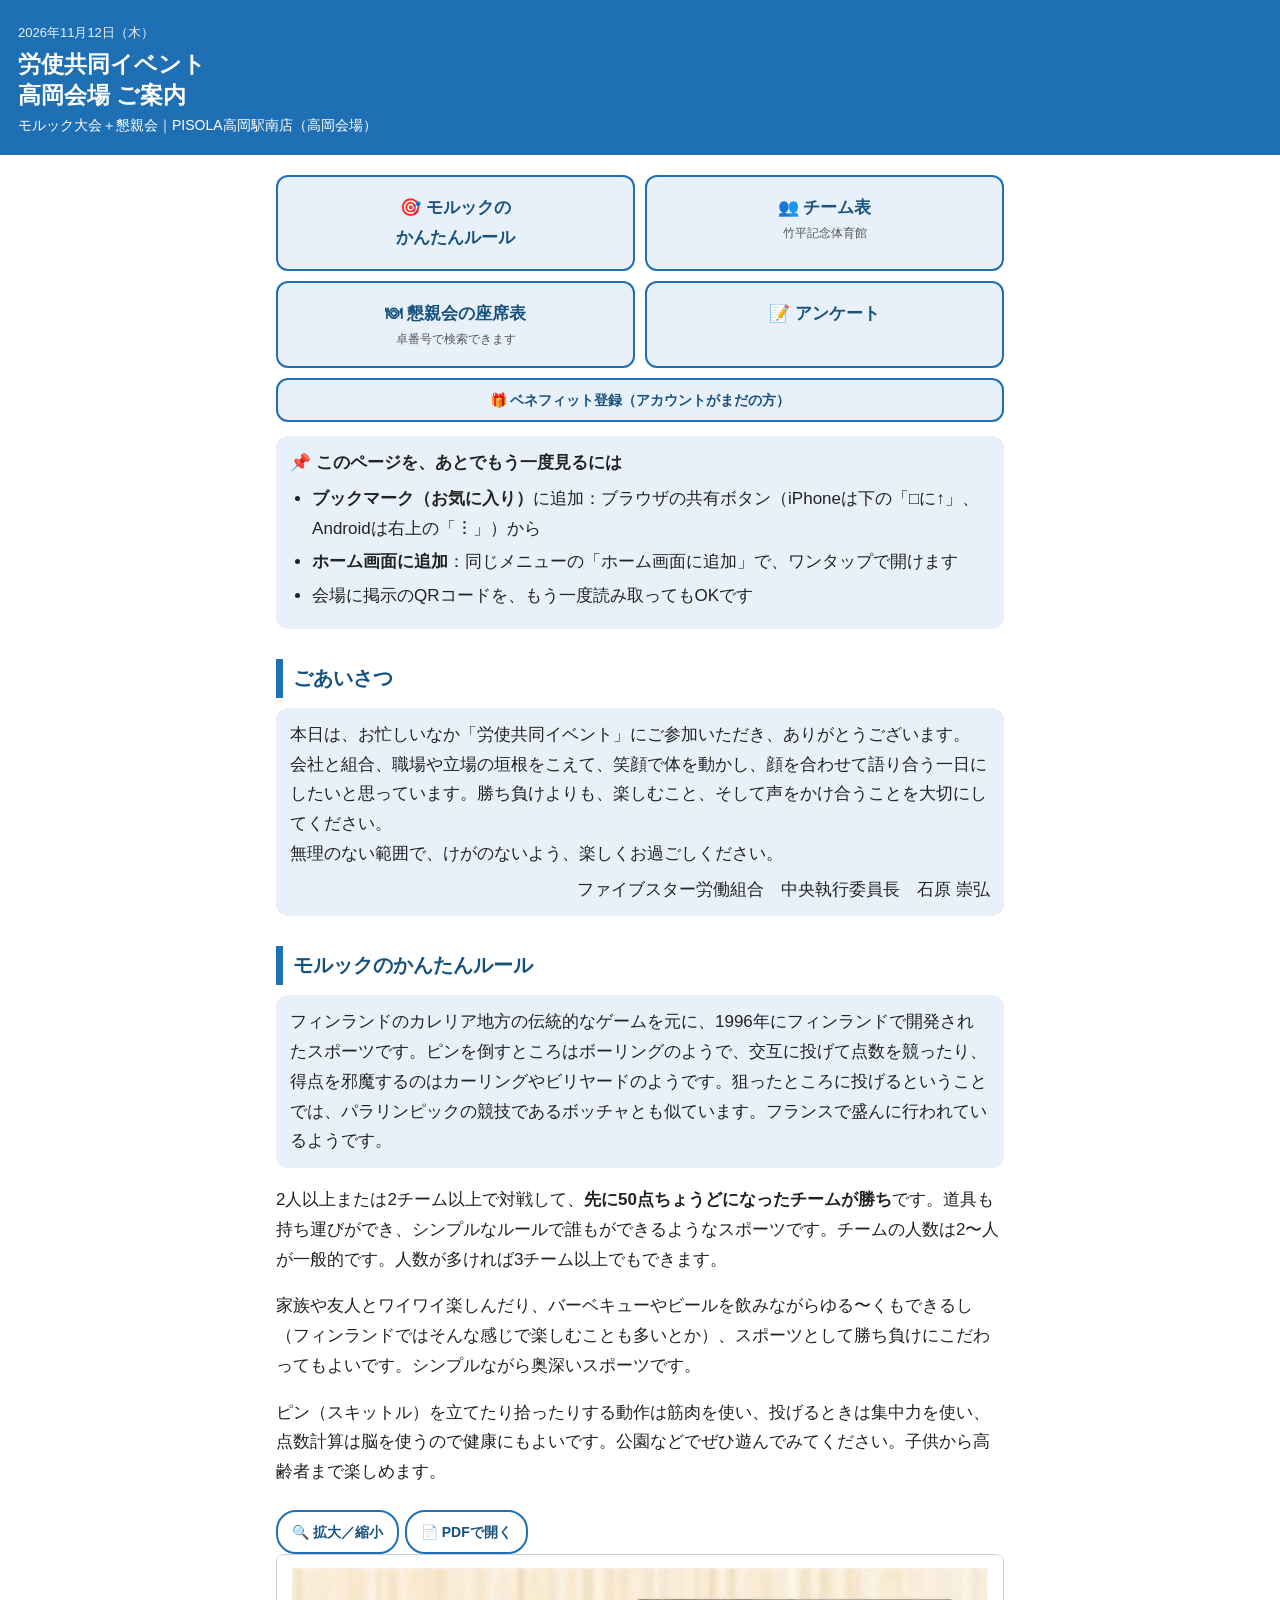
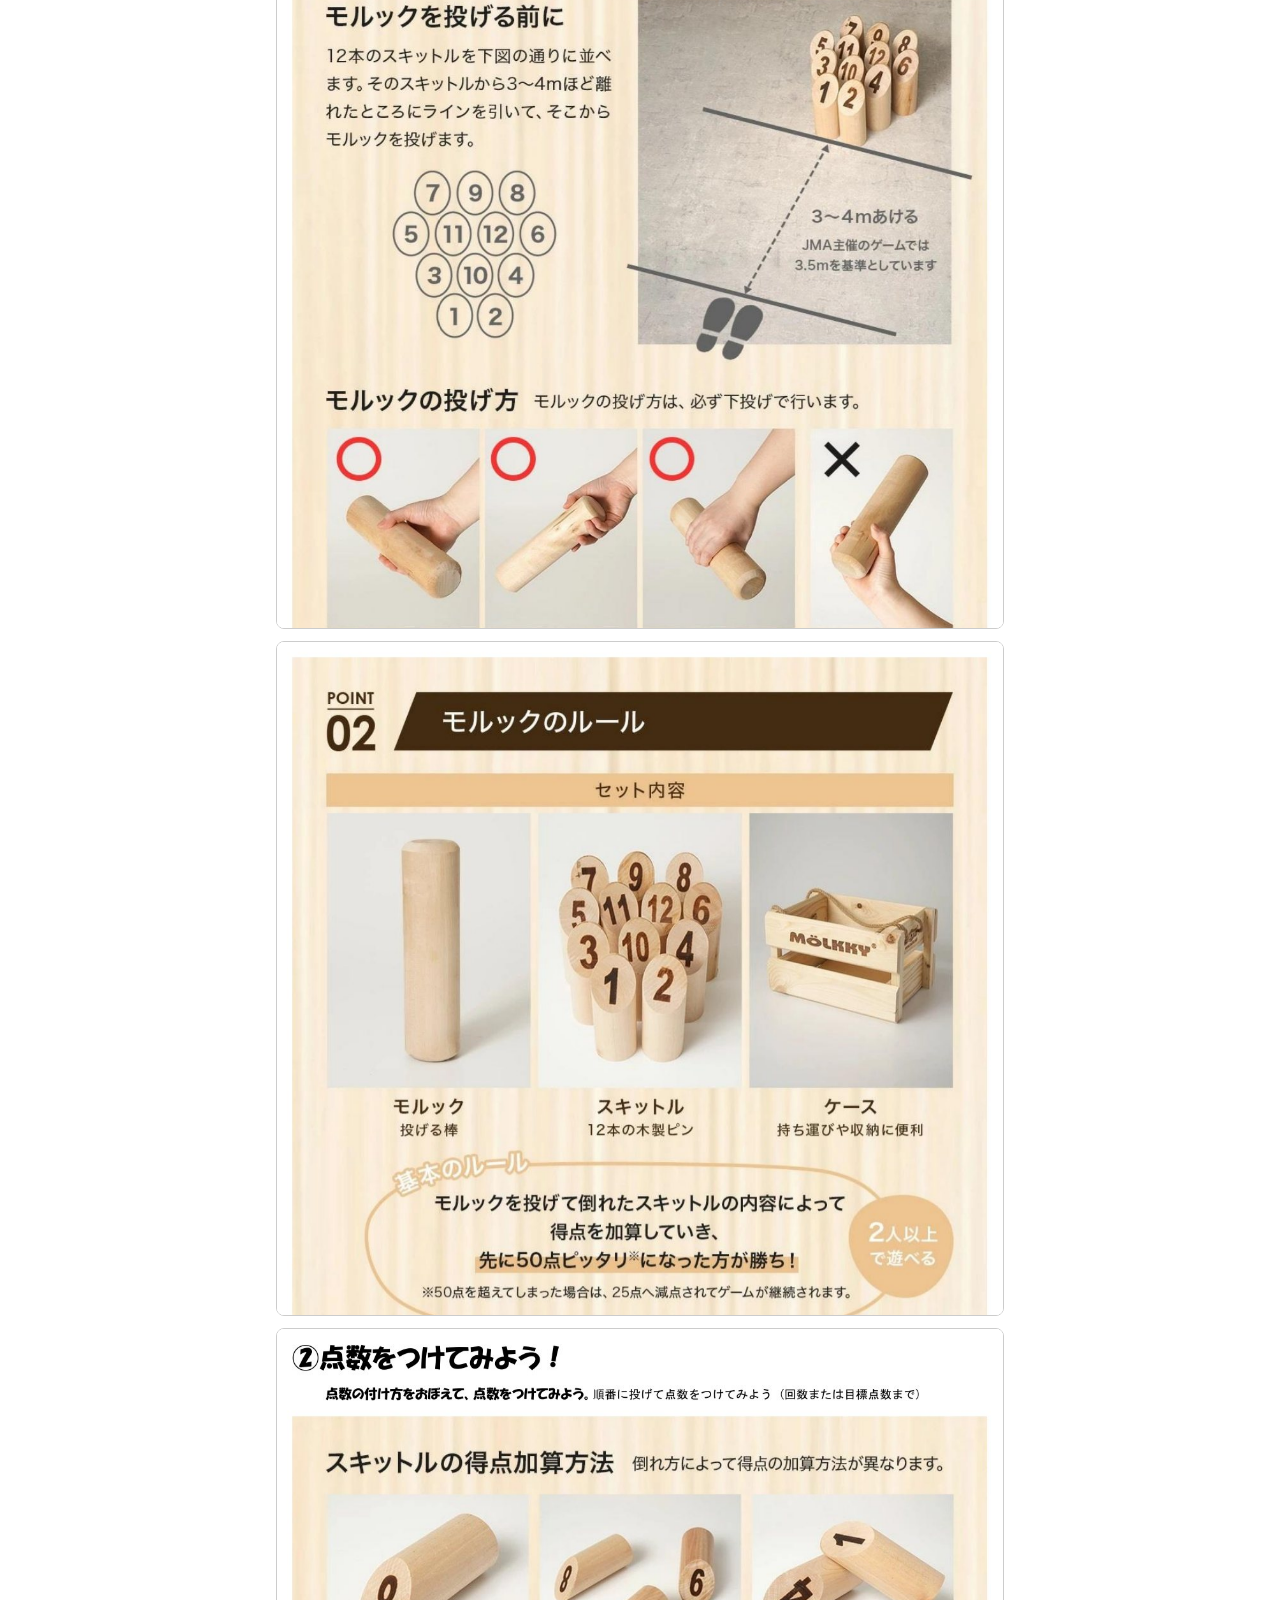
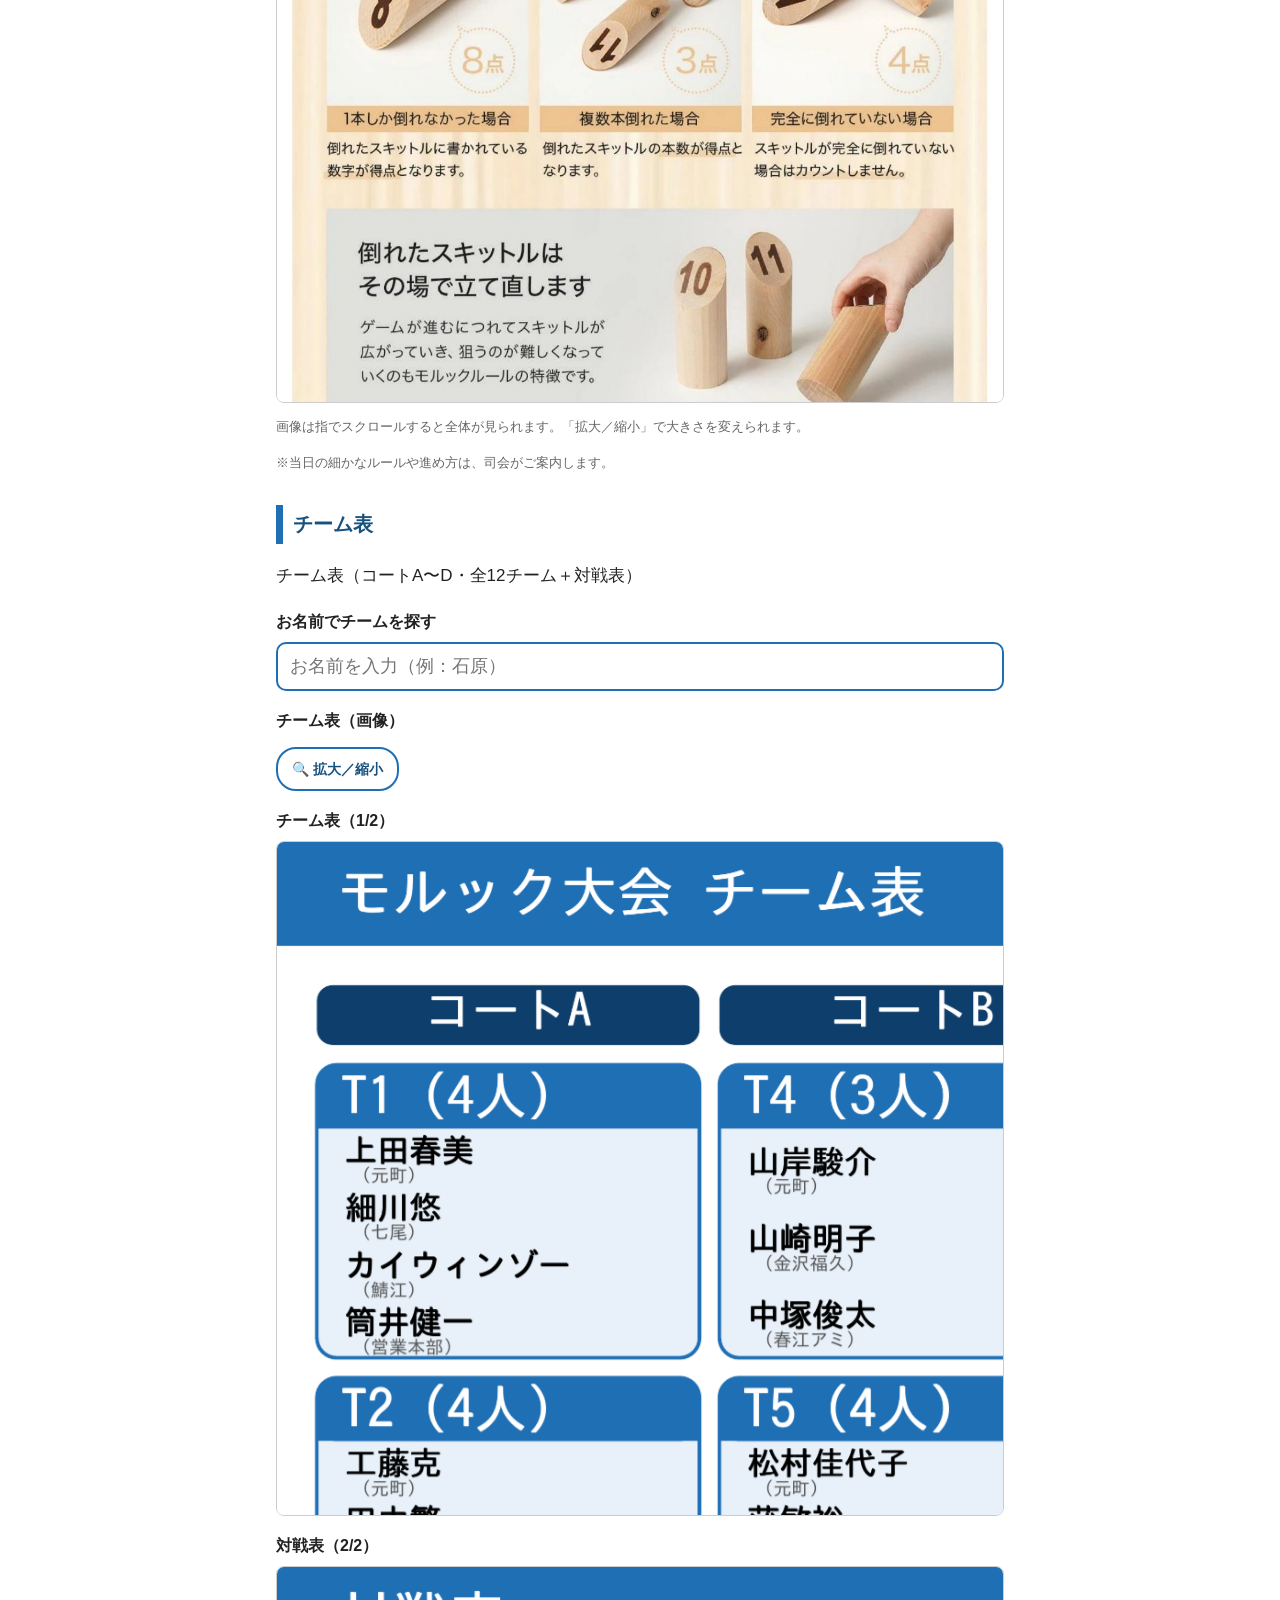
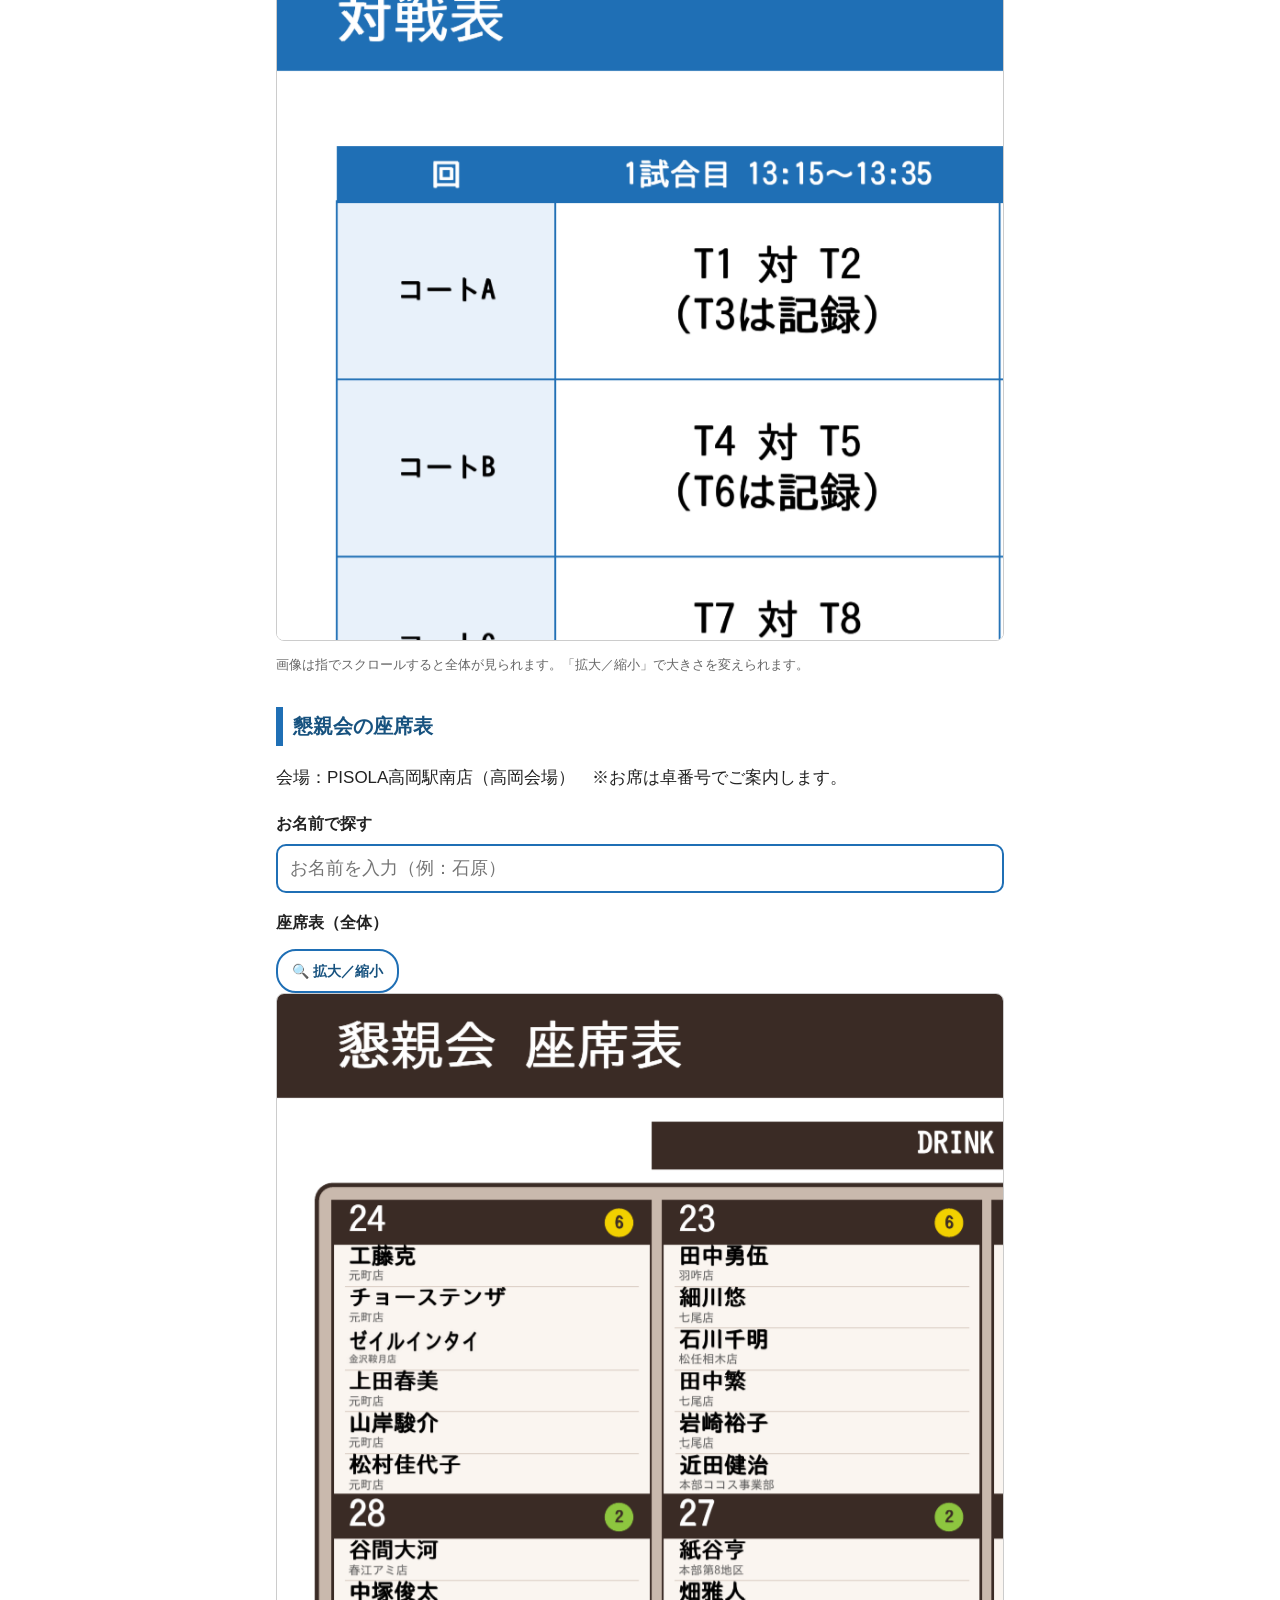
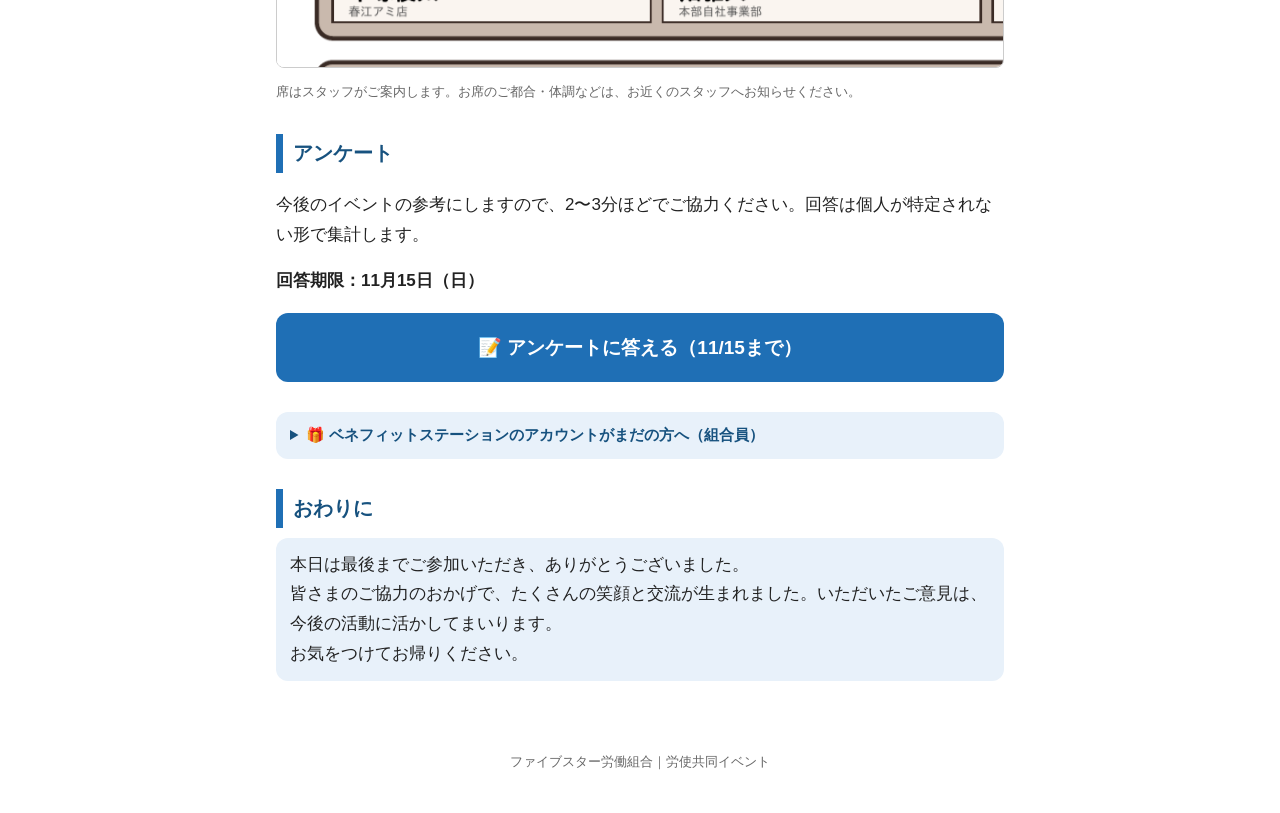
<file: event/takaoka/index.html>
<!DOCTYPE html>
<html lang="ja"><head><meta charset="utf-8">
<meta name="viewport" content="width=device-width,initial-scale=1">
<title>労使共同イベント｜高岡会場 ご案内</title>
<style>
:root{--c:#1F6FB5;--l:#E8F1FA;--d:#17527F}
*{box-sizing:border-box}
body{margin:0;font-family:"Hiragino Sans","Yu Gothic","Noto Sans JP",sans-serif;color:#222;background:#fff;line-height:1.75;font-size:17px}
header{background:var(--c);color:#fff;padding:22px 18px 18px}
header .s{font-size:13px;opacity:.9}
header h1{margin:4px 0 2px;font-size:23px;line-height:1.35}
header .v{font-size:14px}
main{padding:14px 16px 40px;max-width:760px;margin:0 auto}
.nav{display:grid;grid-template-columns:1fr 1fr;gap:10px;margin:6px 0 4px}
.nav a{display:block;text-decoration:none;background:var(--l);border:2px solid var(--c);color:var(--d);font-weight:700;border-radius:12px;padding:16px 8px;text-align:center;font-size:17px}
.nav a small{display:block;font-weight:400;font-size:12px;color:#555}
.nav a.tmp{border-style:dashed}
section{margin-top:30px;scroll-margin-top:8px}
h2{font-size:20px;border-left:7px solid var(--c);padding:2px 0 2px 10px;margin:0 0 10px;color:var(--d)}
h3{font-size:16px;margin:16px 0 6px}
.card{background:var(--l);border-radius:12px;padding:12px 14px;margin:10px 0}
ol,ul{padding-left:1.3em;margin:6px 0}
li{margin:4px 0}
.zoom{overflow:auto;border:1px solid #ccc;border-radius:8px;background:#fff;-webkit-overflow-scrolling:touch;max-height:75vh}
.zoom img{display:block;width:230%;max-width:none;height:auto}
.zoom.x1 img{width:100%}.zoom.x3 img{width:380%}
.btn{display:inline-block;margin:6px 6px 0 0;padding:8px 14px;border:2px solid var(--c);background:#fff;color:var(--d);font-weight:700;border-radius:20px;font-size:14px}
.hint{font-size:13px;color:#666}
input[type=search]{width:100%;font-size:18px;padding:12px;border:2px solid var(--c);border-radius:10px}
#res{margin:10px 0}
.hit{background:#fff;border:2px solid var(--c);border-radius:12px;padding:10px 14px;margin:8px 0}
.hit b{font-size:22px;color:var(--d)}
.survey{display:block;text-align:center;text-decoration:none;background:var(--c);color:#fff;font-weight:700;border-radius:12px;padding:18px;font-size:19px}
.survey.off{background:#bbb;pointer-events:none}
footer{text-align:center;font-size:13px;color:#666;padding:20px 12px 40px}
</style></head><body>
<header><div class="s">2026年11月12日（木）</div><h1>労使共同イベント<br>高岡会場 ご案内</h1><div class="v">モルック大会＋懇親会｜PISOLA高岡駅南店（高岡会場）</div></header>
<main>
<div class="nav">
<a href="#rule">🎯 モルックの<br>かんたんルール</a>
<a href="#team">👥 チーム表<small>竹平記念体育館</small></a>
<a href="#seat">🍽 懇親会の座席表<small>卓番号で検索できます</small></a>
<a href="#survey">📝 アンケート</a>
<a href="#benefit" style="grid-column:1/3;padding:8px;font-size:14px">🎁 ベネフィット登録（アカウントがまだの方）</a>
</div>
<div class="card" style="margin-top:14px"><b>📌 このページを、あとでもう一度見るには</b>
<ul><li><b>ブックマーク（お気に入り）</b>に追加：ブラウザの共有ボタン（iPhoneは下の「□に↑」、Androidは右上の「︙」）から</li>
<li><b>ホーム画面に追加</b>：同じメニューの「ホーム画面に追加」で、ワンタップで開けます</li>
<li>会場に掲示のQRコードを、もう一度読み取ってもOKです</li></ul></div>

<section id="greet"><h2>ごあいさつ</h2>
<div class="card">本日は、お忙しいなか「労使共同イベント」にご参加いただき、ありがとうございます。<br>
会社と組合、職場や立場の垣根をこえて、笑顔で体を動かし、顔を合わせて語り合う一日にしたいと思っています。勝ち負けよりも、楽しむこと、そして声をかけ合うことを大切にしてください。<br>
無理のない範囲で、けがのないよう、楽しくお過ごしください。<br>
<div style="text-align:right;margin-top:6px">ファイブスター労働組合　中央執行委員長　石原 崇弘</div></div></section>

<section id="rule"><h2>モルックのかんたんルール</h2>
<div class="card">フィンランドのカレリア地方の伝統的なゲームを元に、1996年にフィンランドで開発されたスポーツです。ピンを倒すところはボーリングのようで、交互に投げて点数を競ったり、得点を邪魔するのはカーリングやビリヤードのようです。狙ったところに投げるということでは、パラリンピックの競技であるボッチャとも似ています。フランスで盛んに行われているようです。</div>
<p>2人以上または2チーム以上で対戦して、<b>先に50点ちょうどになったチームが勝ち</b>です。道具も持ち運びができ、シンプルなルールで誰もができるようなスポーツです。チームの人数は2〜人が一般的です。人数が多ければ3チーム以上でもできます。</p>
<p>家族や友人とワイワイ楽しんだり、バーベキューやビールを飲みながらゆる〜くもできるし（フィンランドではそんな感じで楽しむことも多いとか）、スポーツとして勝ち負けにこだわってもよいです。シンプルながら奥深いスポーツです。</p>
<p>ピン（スキットル）を立てたり拾ったりする動作は筋肉を使い、投げるときは集中力を使い、点数計算は脳を使うので健康にもよいです。公園などでぜひ遊んでみてください。子供から高齢者まで楽しめます。</p>
<span class="zbtn btn" data-t="rulepics">🔍 拡大／縮小</span><a class="btn" href="molkky-rule.pdf" target="_blank" rel="noopener" style="text-decoration:none">📄 PDFで開く</a>
<div id="rulepics"><div class="zoom x1"><img src="rule-1.jpg?v=20261110c" alt="モルックを投げる前に／モルックの投げ方"></div>
<div class="zoom x1" style="margin-top:12px"><img src="rule-2.jpg?v=20261110c" alt="モルックのルール（セット内容・基本のルール）／①投げてみよう"></div>
<div class="zoom x1" style="margin-top:12px"><img src="rule-3.jpg?v=20261110c" alt="②点数をつけてみよう／③対戦してみよう／④正式ルールで競技してみよう"></div></div>
<p class="hint">画像は指でスクロールすると全体が見られます。「拡大／縮小」で大きさを変えられます。</p>
<p class="hint">※当日の細かなルールや進め方は、司会がご案内します。</p></section>

<section id="team"><h2>チーム表</h2>
<p>チーム表（コートA〜D・全12チーム＋対戦表）</p>
<h3>お名前でチームを探す</h3>
<input id="tq" type="search" placeholder="お名前を入力（例：石原）" autocomplete="off">
<div id="tres"></div>
<h3>チーム表（画像）</h3>
<span class="btn" data-z="team">🔍 拡大／縮小</span>
<div id="teamimgs"><h3>チーム表（1/2）</h3><div class="zoom"><img src="team-1.png?v=20261110e" alt="チーム表（1/2）"></div><h3>対戦表（2/2）</h3><div class="zoom"><img src="team-2.png" alt="対戦表（2/2）"></div></div>
<p class="hint">画像は指でスクロールすると全体が見られます。「拡大／縮小」で大きさを変えられます。</p></section>

<section id="seat"><h2>懇親会の座席表</h2>
<p>会場：PISOLA高岡駅南店（高岡会場）　※お席は卓番号でご案内します。</p>
<h3>お名前で探す</h3>
<input id="q" type="search" placeholder="お名前を入力（例：石原）" autocomplete="off">
<div id="res"></div>
<h3>座席表（全体）</h3>
<span class="btn" data-z="seat">🔍 拡大／縮小</span>
<div class="zoom" id="seatzoom"><img src="seat-1.png?v=20261110e" alt="懇親会 座席表"></div>
<p class="hint">席はスタッフがご案内します。お席のご都合・体調などは、お近くのスタッフへお知らせください。</p></section>

<section id="survey"><h2>アンケート</h2>
<p>今後のイベントの参考にしますので、2〜3分ほどでご協力ください。回答は個人が特定されない形で集計します。</p>
<p><b>回答期限：11月15日（日）</b></p>
<a id="sv" class="survey off" href="#" target="_blank" rel="noopener">アンケートに答える（準備中）</a></section>

<section id="benefit"><details style="background:var(--l);border-radius:12px;padding:10px 14px">
<summary style="font-weight:700;color:var(--d);font-size:15px">🎁 ベネフィットステーションのアカウントがまだの方へ（組合員）</summary>
<p style="font-size:14px;margin:8px 0">今回のお礼として、<b>カフェポイントを500円分</b>付与します。<b>アカウントがまだの方だけ</b>、初回登録をお願いします（登録済みの方は不要です）。</p>
<p style="margin:6px 0"><a href="https://bs.benefit-one.inc/" target="_blank" rel="noopener" style="display:inline-block;background:var(--c);color:#fff;text-decoration:none;font-weight:700;border-radius:8px;padding:8px 14px;font-size:14px">ログイン画面を開く</a></p>
<div style="background:#fff;border:1px solid var(--c);border-radius:8px;padding:6px 10px;font-size:14px;margin:8px 0">
<b>初回ログイン情報</b><br>団体ID：<b style="color:var(--d)">C1001217S</b><br>承認キー1：社員番号（6桁）<br>承認キー2：生年月日（8桁　例：19900101）</div>
<p style="font-size:13px;margin:4px 0">① ログイン画面を開く　② 上の情報を入力　③ 画面の案内に沿って登録（パスワードやSMSのコードは自分で管理）</p>
<h3 style="font-size:14px;margin:12px 0 4px">☕ カフェポイントの使い方</h3>
<p style="font-size:13px;margin:4px 0"><b>500円分は、ご自身の好きなものに使えます。</b><br>例：スターバックスのドリンク／コンビニのコーヒーやスイーツ／ドーナツ・アイス・パン／ランチのプラス1品 など、500円で楽しめるものがおすすめです。</p>
<ol style="font-size:13px;margin:4px 0">
<li>ベネフィットステーションにログインし、右上の<b>「メニュー」</b>をタップ</li>
<li><b>「カフェ」</b>をタップ</li>
<li>右上の<b>3本線</b>をタップ → <b>「メニュー一覧（ポイント申請）」</b>をタップ</li>
<li>使いたいメニュー（例：【CB】グルメ補助）の<b>「申請」</b>をタップ</li>
<li><b>利用年月日</b>と<b>利用金額</b>を入力し、<b>「申請可能上限まで使用する」</b>にチェック</li>
<li>領収書の画像をアップロード（写真ライブラリ／写真を撮る／ファイルを選択）</li>
<li>連絡先（メールアドレスなど）を入力 → <b>「内容確認」</b>で申請完了</li></ol>
<p class="hint" style="margin:4px 0">お店などを利用したあとに、領収書を添えて申請します。わからないときは、スタッフにお声がけください。</p>
</details></section>

<section id="thanks"><h2>おわりに</h2>
<div class="card">本日は最後までご参加いただき、ありがとうございました。<br>
皆さまのご協力のおかげで、たくさんの笑顔と交流が生まれました。いただいたご意見は、今後の活動に活かしてまいります。<br>
お気をつけてお帰りください。</div></section>
</main>
<footer>ファイブスター労働組合｜労使共同イベント</footer>
<script>
var SURVEY_URL="https://forms.gle/e9n7PZBZQ5QafZvP6";   // ←アンケート確定後にここへURLを入れる
var TEAM=[{"label": "T1（4人）", "court": "コートA", "members": ["上田春美（元町）", "細川悠（七尾）", "カイウィンゾー（鯖江）", "筒井健一（営業本部）"], "games": ["1試合目 13:15〜13:35　コートA　対 T2", "2試合目 13:40〜14:00　コートA　対 T3", "3試合目 14:05〜14:25　コートA　お休み（得点の記録・スキットル立て直し）"]}, {"label": "T2（4人）", "court": "コートA", "members": ["工藤克（元町）", "田中繁（七尾）", "五嶋真由美（鯖江）", "池田悦子（砺波中神）"], "games": ["1試合目 13:15〜13:35　コートA　対 T1", "2試合目 13:40〜14:00　コートA　お休み（得点の記録・スキットル立て直し）", "3試合目 14:05〜14:25　コートA　対 T3"]}, {"label": "T3（4人）", "court": "コートA", "members": ["チョーステンザ（元町）", "岩崎裕子（七尾）", "畑雅人（自社事業部）", "ゼイルインタイ（金沢鞍月）"], "games": ["1試合目 13:15〜13:35　コートA　お休み（得点の記録・スキットル立て直し）", "2試合目 13:40〜14:00　コートA　対 T1", "3試合目 14:05〜14:25　コートA　対 T2"]}, {"label": "T4（3人）", "court": "コートB", "members": ["山岸駿介（元町）", "山崎明子（金沢福久）", "中塚俊太（春江アミ）"], "games": ["1試合目 13:15〜13:35　コートB　対 T5", "2試合目 13:40〜14:00　コートB　対 T6", "3試合目 14:05〜14:25　コートB　お休み（得点の記録・スキットル立て直し）"]}, {"label": "T5（4人）", "court": "コートB", "members": ["松村佳代子（元町）", "蒲敏裕（金沢福久）", "海道彩華（人事部）", "谷間大河（春江アミ）"], "games": ["1試合目 13:15〜13:35　コートB　対 T4", "2試合目 13:40〜14:00　コートB　お休み（得点の記録・スキットル立て直し）", "3試合目 14:05〜14:25　コートB　対 T6"]}, {"label": "T6（3人）", "court": "コートB", "members": ["粕谷篤子（城東）", "小澤由実（小松）", "ロシャン（城東）"], "games": ["1試合目 13:15〜13:35　コートB　お休み（得点の記録・スキットル立て直し）", "2試合目 13:40〜14:00　コートB　対 T4", "3試合目 14:05〜14:25　コートB　対 T5"]}, {"label": "T7（3人）", "court": "コートC", "members": ["ヘインリンアウン（魚津）", "近田健治（ココス事業部）", "中村有希（福井開発）"], "games": ["1試合目 13:15〜13:35　コートC　対 T8", "2試合目 13:40〜14:00　コートC　対 T9", "3試合目 14:05〜14:25　コートC　お休み（得点の記録・スキットル立て直し）"]}, {"label": "T8（4人）", "court": "コートC", "members": ["草刈正春（店舗開発部）", "田中勇伍（羽咋）", "石川千明（松任相木）", "上床真生（鯖江）"], "games": ["1試合目 13:15〜13:35　コートC　対 T7", "2試合目 13:40〜14:00　コートC　お休み（得点の記録・スキットル立て直し）", "3試合目 14:05〜14:25　コートC　対 T9"]}, {"label": "T9（3人）", "court": "コートC", "members": ["ミィンミィンテイン（黒部）", "高山香織（人事部）", "早瀬琉希也（鹿島バイパス）"], "games": ["1試合目 13:15〜13:35　コートC　お休み（得点の記録・スキットル立て直し）", "2試合目 13:40〜14:00　コートC　対 T7", "3試合目 14:05〜14:25　コートC　対 T8"]}, {"label": "T10（4人）", "court": "コートD", "members": ["タパニルマル（金沢福久）", "ギャムチョ（福井開発）", "紙谷亨（第8地区）", "道下祐未（富山飯野）"], "games": ["1試合目 13:15〜13:35　コートD　対 T11", "2試合目 13:40〜14:00　コートD　対 T12", "3試合目 14:05〜14:25　コートD　お休み（得点の記録・スキットル立て直し）"]}, {"label": "T11（3人）", "court": "コートD", "members": ["中原善恵（砺波中神）", "道下崇生（小杉）", "水野寛（C7地区）"], "games": ["1試合目 13:15〜13:35　コートD　対 T10", "2試合目 13:40〜14:00　コートD　お休み（得点の記録・スキットル立て直し）", "3試合目 14:05〜14:25　コートD　対 T12"]}, {"label": "T12（3人）", "court": "コートD", "members": ["奥村晃（監査室）", "片岡春香（氷見）", "山下光一（ピソラ事業部）"], "games": ["1試合目 13:15〜13:35　コートD　お休み（得点の記録・スキットル立て直し）", "2試合目 13:40〜14:00　コートD　対 T10", "3試合目 14:05〜14:25　コートD　対 T11"]}];
var SEAT={"24": {"seats": 6, "names": ["工藤克", "チョーステンザ", "ゼイルインタイ", "上田春美", "山岸駿介", "松村佳代子"]}, "23": {"seats": 6, "names": ["田中勇伍", "細川悠", "石川千明", "田中繁", "岩崎裕子", "近田健治"]}, "22": {"seats": 6, "names": ["ミィンミィンテイン", "奥村晃", "道下祐未", "和田裕司", "道下崇生", "ヘインリンアウン"]}, "21": {"seats": 6, "names": ["小澤由実", "瀧本哲央", "早瀬琉希也", "山崎明子", "水野寛", "草刈正春"]}, "28": {"seats": 2, "names": ["谷間大河", "中塚俊太"]}, "27": {"seats": 2, "names": ["紙谷亨", "畑雅人"]}, "26": {"seats": 2, "names": ["中原善恵", "池田悦子"]}, "25": {"seats": 2, "names": ["粕谷篤子", "ロシャン"]}, "34": {"seats": 2, "names": ["筒井健一", "中村有希"]}, "33": {"seats": 2, "names": ["ラマギャムチョ", "海道彩華"]}, "32": {"seats": 2, "names": ["蒲敏裕", "タパニルマル"]}, "31": {"seats": 2, "names": ["乾満", "高山香織"]}, "35": {"seats": 4, "names": ["カイウィンゾー", "上床真生", "五嶋真由美", "片岡春香"]}};
(function(){
 var a=document.getElementById('sv');
 if(SURVEY_URL){a.href=SURVEY_URL;a.className='survey';a.textContent='📝 アンケートに答える（11/15まで）';}
 document.querySelectorAll('.btn:not(.zbtn)').forEach(function(b){b.addEventListener('click',function(){
  var els=b.dataset.z==='team'?document.querySelectorAll('#teamimgs .zoom'):[document.getElementById('seatzoom')];
  els.forEach(function(z){var c=z.className.indexOf('x1')>-1?'x3':(z.className.indexOf('x3')>-1?'':'x1');z.className='zoom '+c;});
 });});
document.querySelectorAll('.zbtn').forEach(function(b){b.addEventListener('click',function(){
  document.querySelectorAll('#'+b.dataset.t+' .zoom').forEach(function(z){var c=z.className.indexOf('x1')>-1?'':(z.className.indexOf('x3')>-1?'x1':'x3');z.className='zoom '+c;});
 });});
 var q=document.getElementById('q'),r=document.getElementById('res');
 function norm(s){return s.replace(/[\s　]/g,'');}
 q.addEventListener('input',function(){
  var k=norm(q.value);r.innerHTML='';if(!k)return;var n=0;
  Object.keys(SEAT).forEach(function(t){SEAT[t].names.forEach(function(nm){
   if(norm(nm).indexOf(k)>-1){n++;
    var d=document.createElement('div');d.className='hit';
    var o=SEAT[t].names.filter(function(x){return x!==nm;}).join('、');
    d.innerHTML='<b>卓 '+t+'</b>　'+nm+' さん<div class="hint">同じ卓：'+o+'</div>';r.appendChild(d);}
  });});
  if(!n)r.innerHTML='<div class="hint">見つかりませんでした。別の文字でお試しください。</div>';
 });
 var tq=document.getElementById('tq'),tr=document.getElementById('tres');
 function esc(s){return s.replace(/&/g,'&amp;').replace(/</g,'&lt;');}
 tq.addEventListener('input',function(){
  var k=norm(tq.value);tr.innerHTML='';if(!k)return;var n=0;
  TEAM.forEach(function(t){t.members.forEach(function(m){
   if(norm(m).indexOf(k)>-1){n++;
    var nm=m.replace(/（.*$/,'');
    var o=t.members.filter(function(x){return x!==m;}).map(function(x){return esc(x);}).join('<br>');
    var g=t.games.map(function(x){return '・'+esc(x);}).join('<br>');
    var d=document.createElement('div');d.className='hit';
    d.innerHTML='<b>'+esc(t.label)+'</b>　'+esc(nm)+' さん'+(t.court?'<div class="hint">'+esc(t.court)+'</div>':'')+'<div class="hint"><b style="font-size:14px">同じチームのメンバー</b><br>'+(o||'（なし）')+'</div><div class="hint"><b style="font-size:14px">試合の予定</b><br>'+g+'</div>';
    tr.appendChild(d);}
  });});
  if(!n)tr.innerHTML='<div class="hint">見つかりませんでした。別の文字でお試しください。</div>';
 });
})();
</script></body></html>
</file>
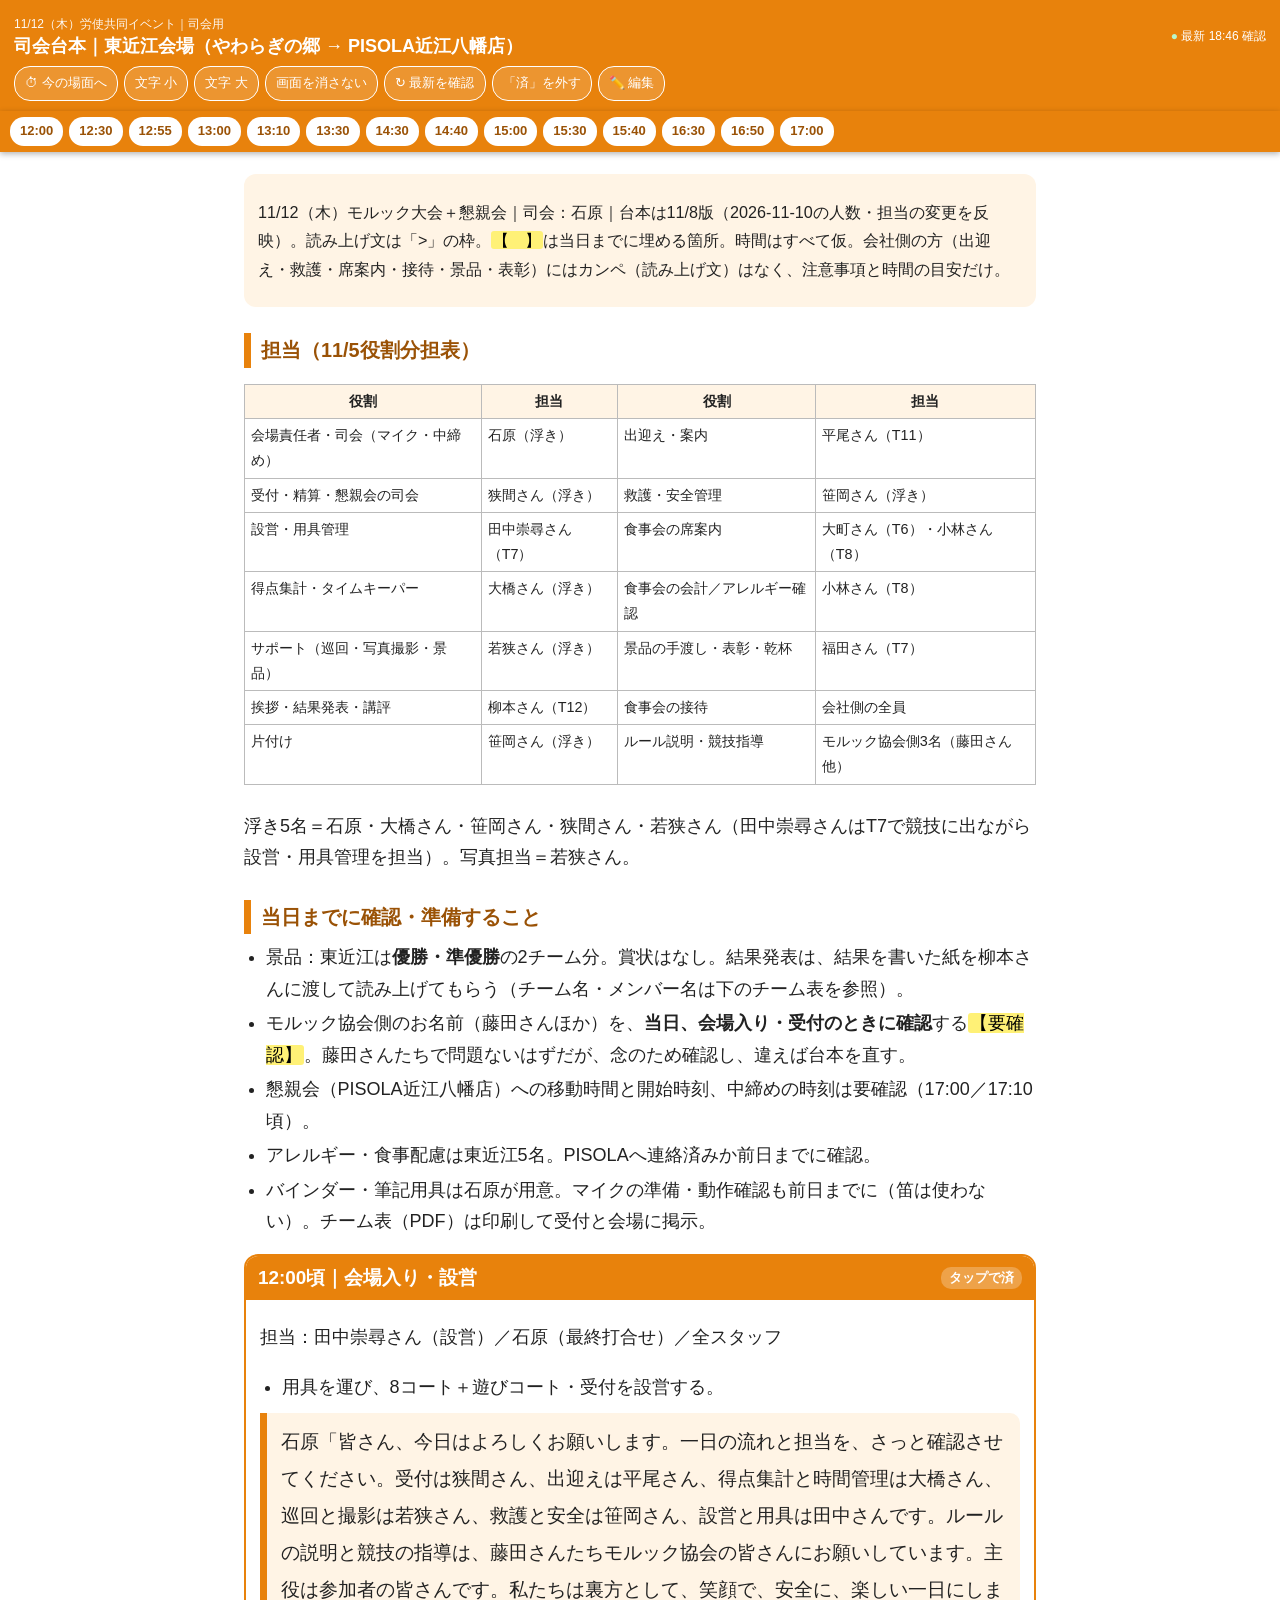
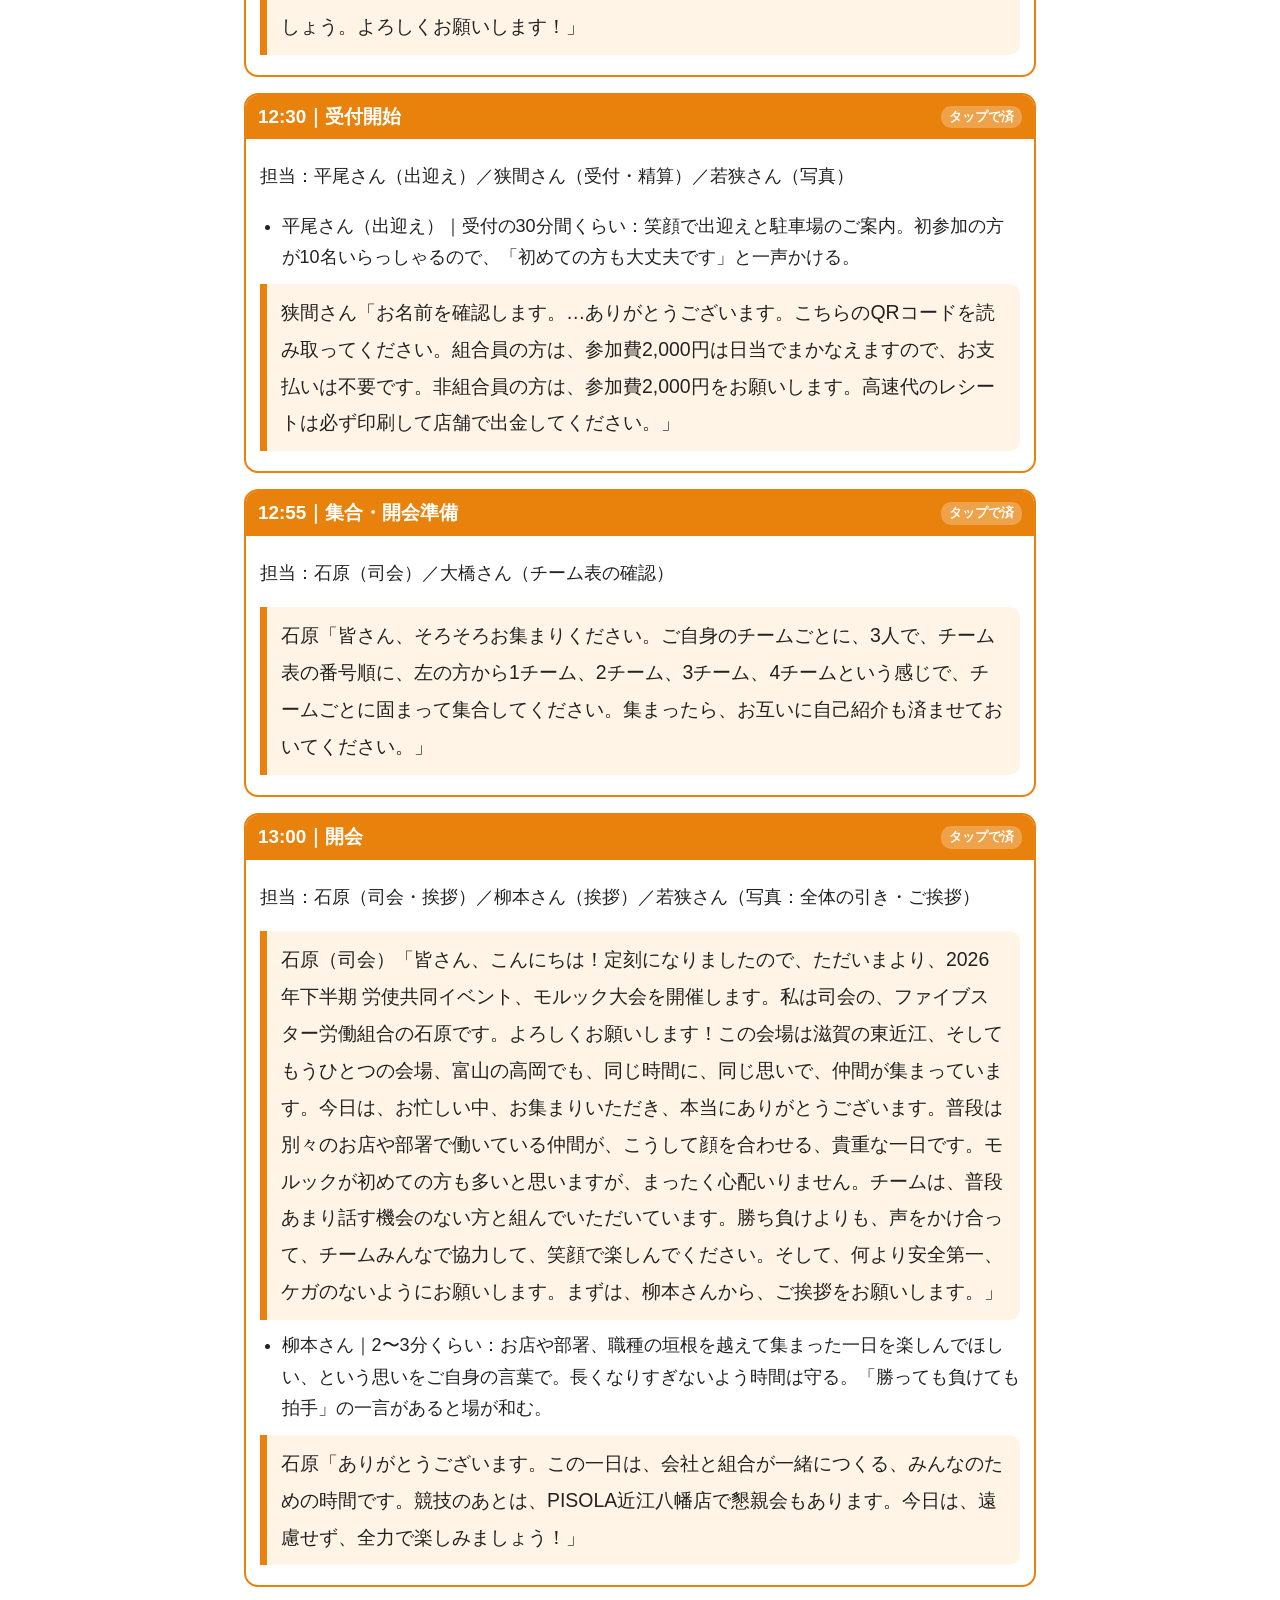
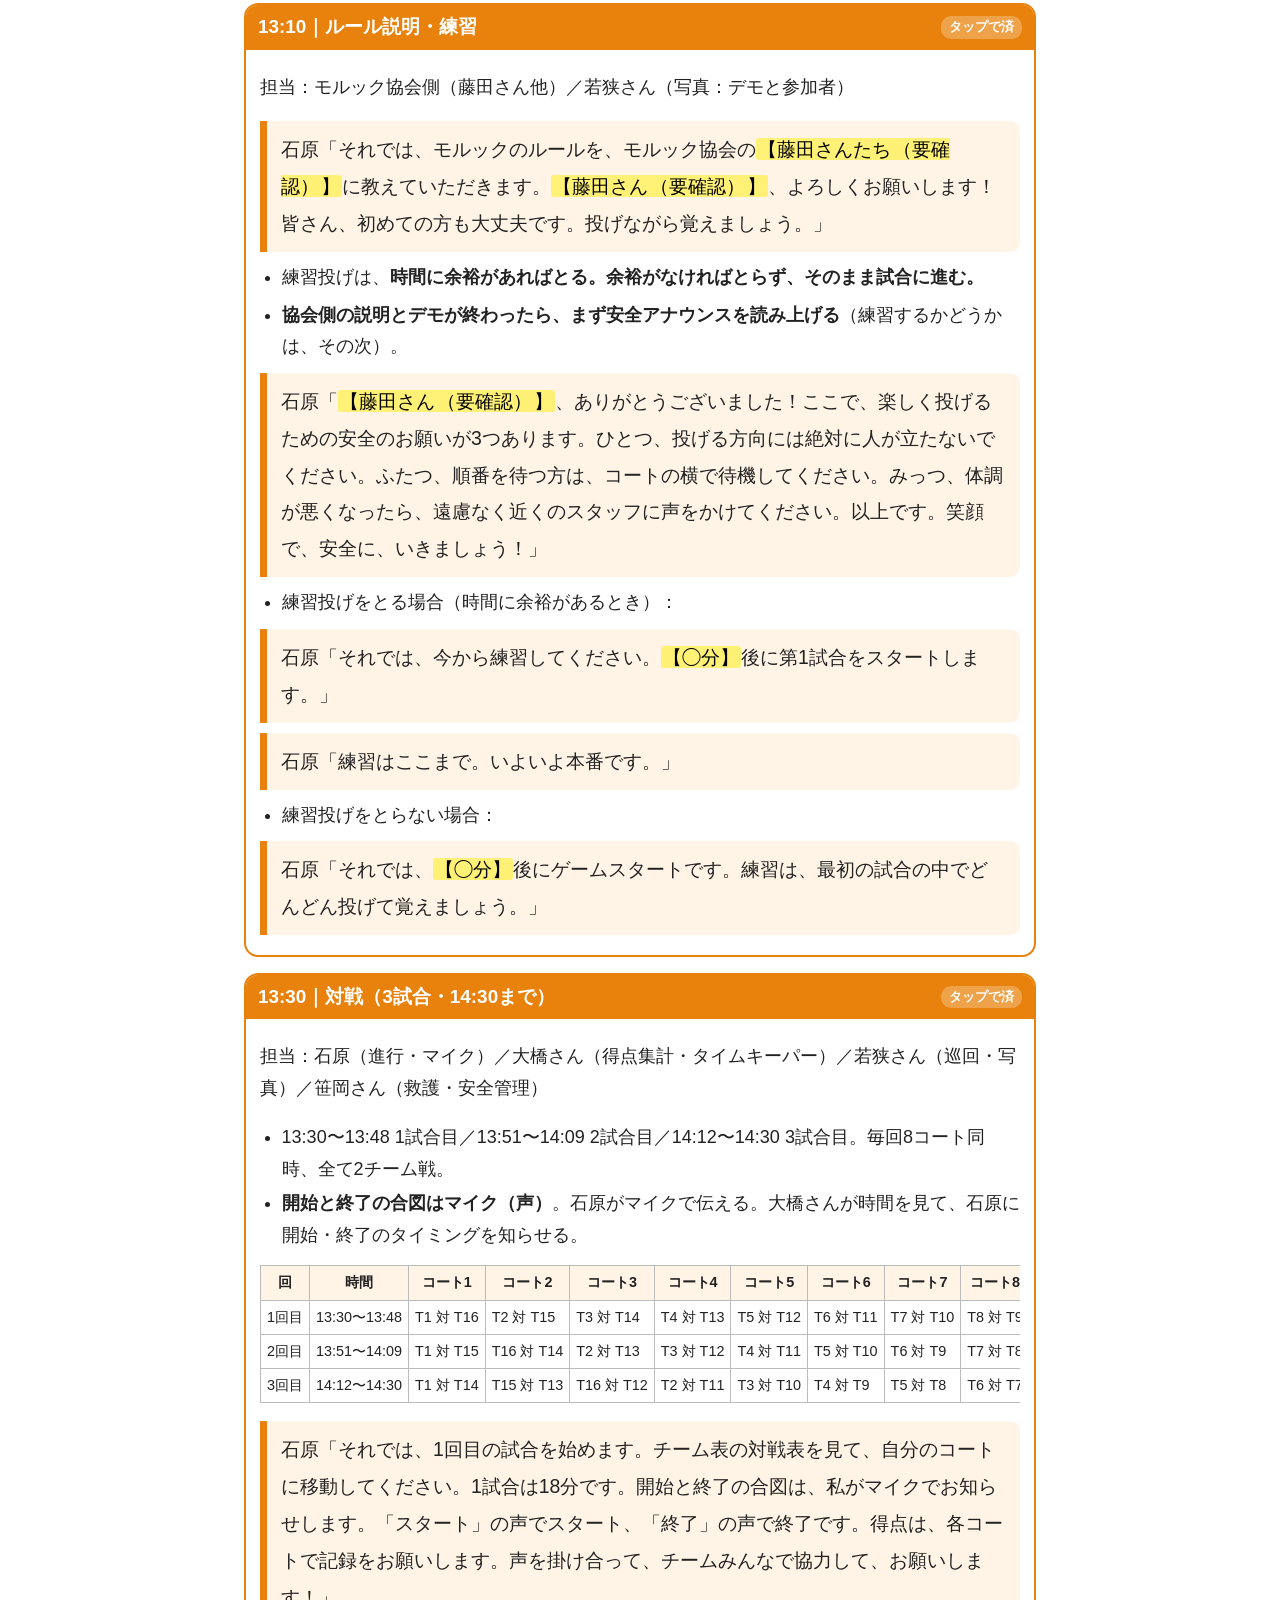
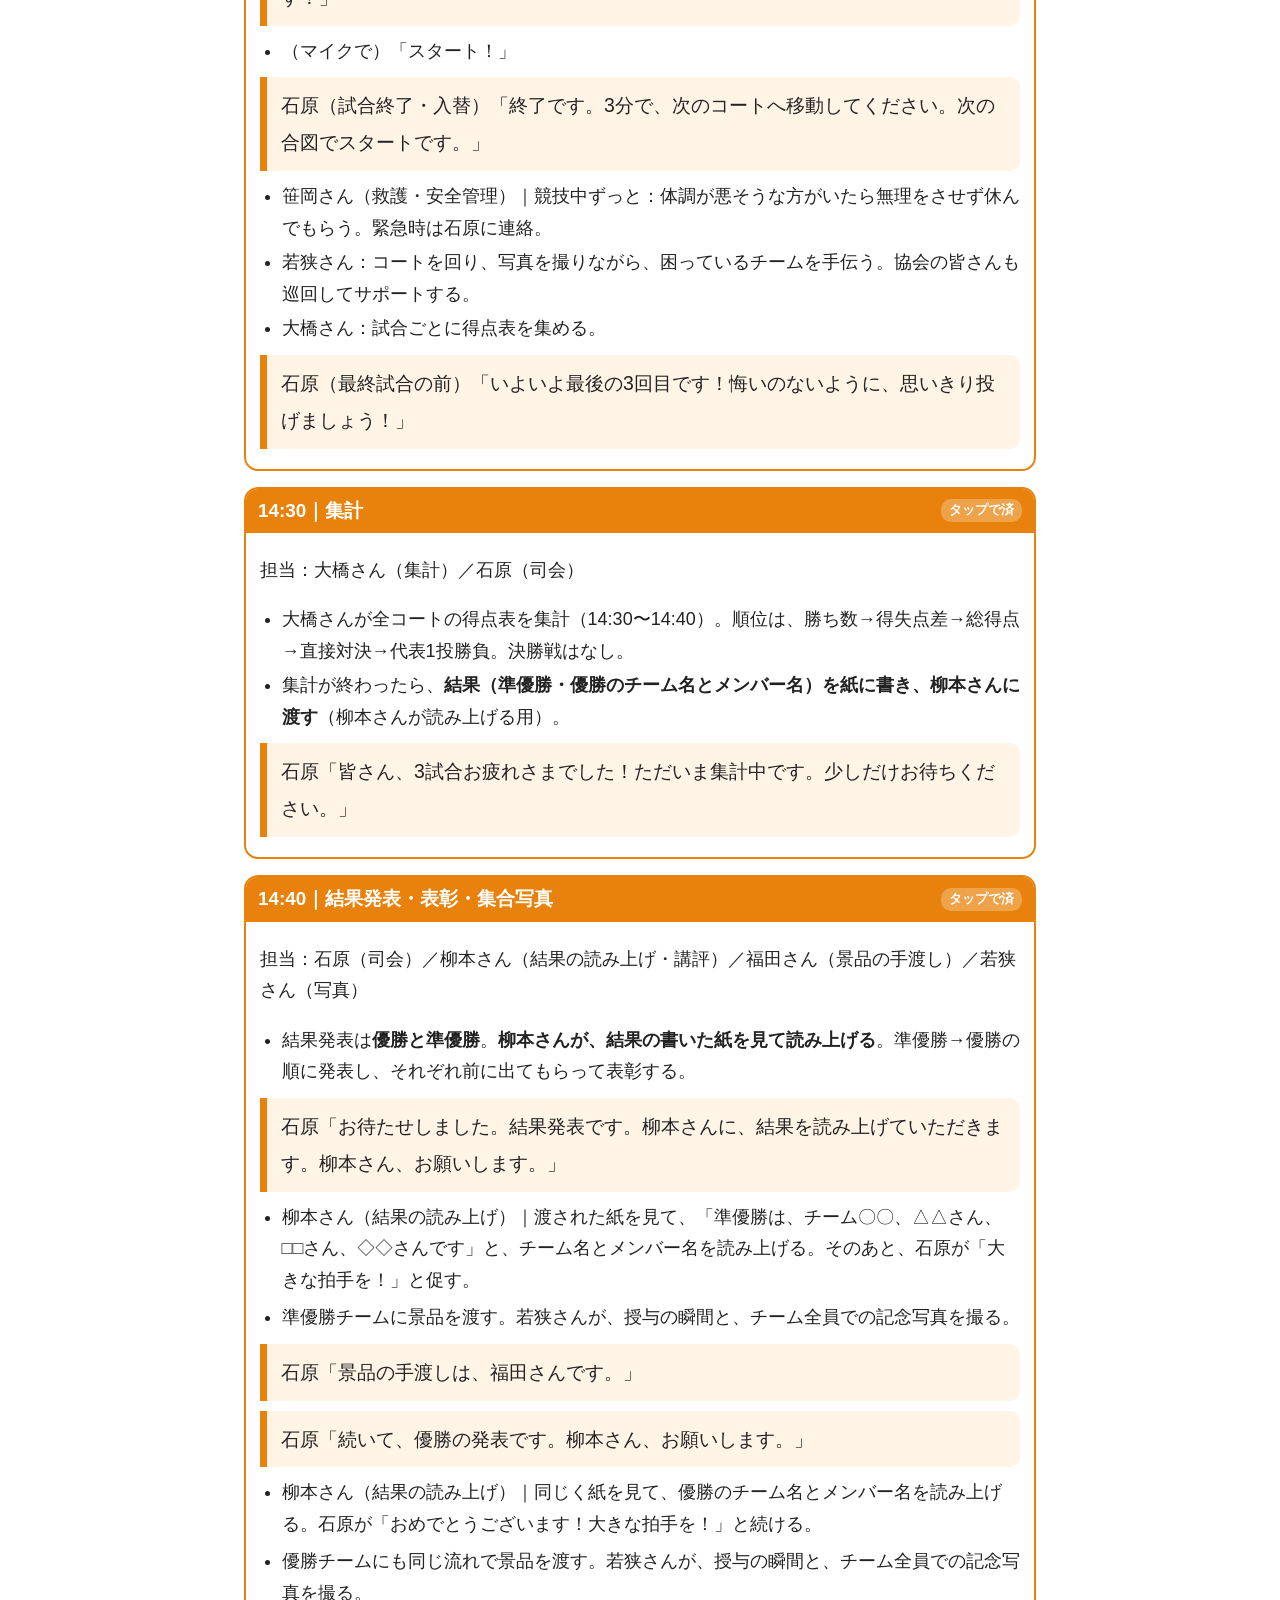
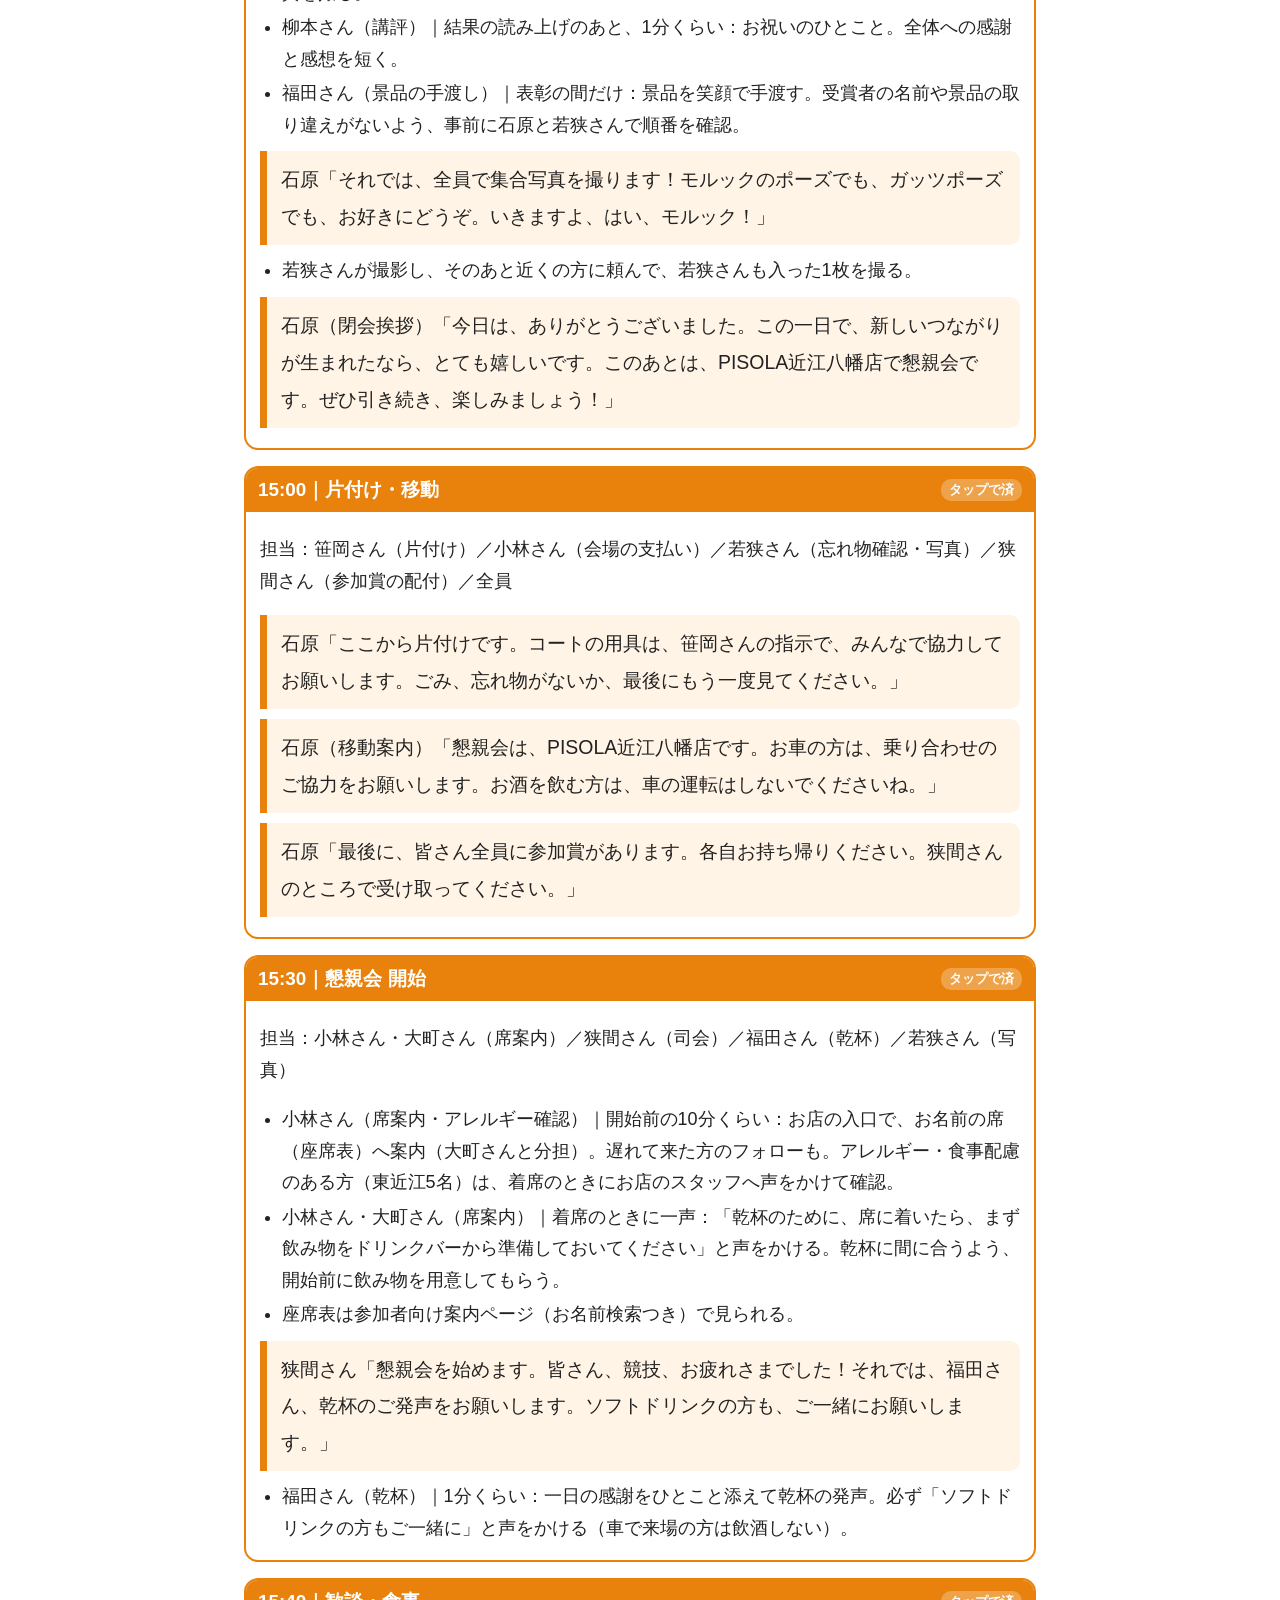
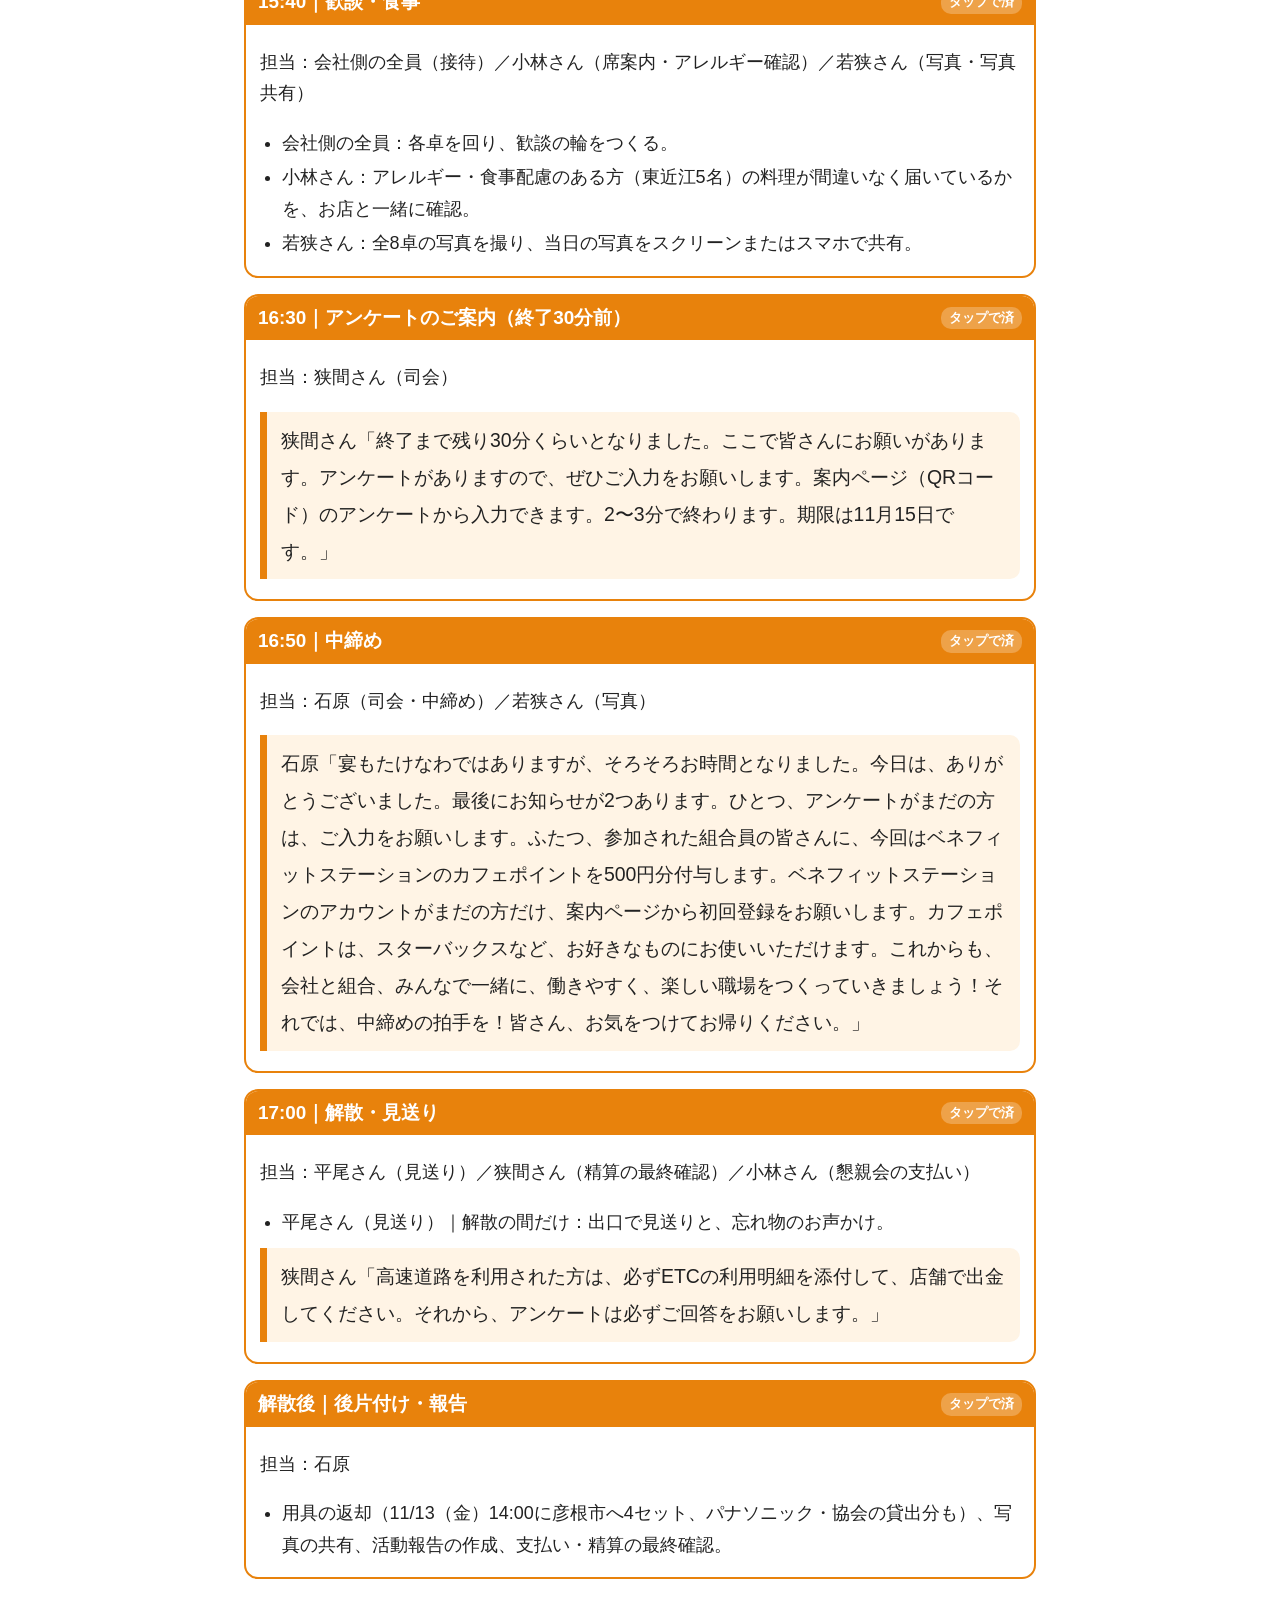
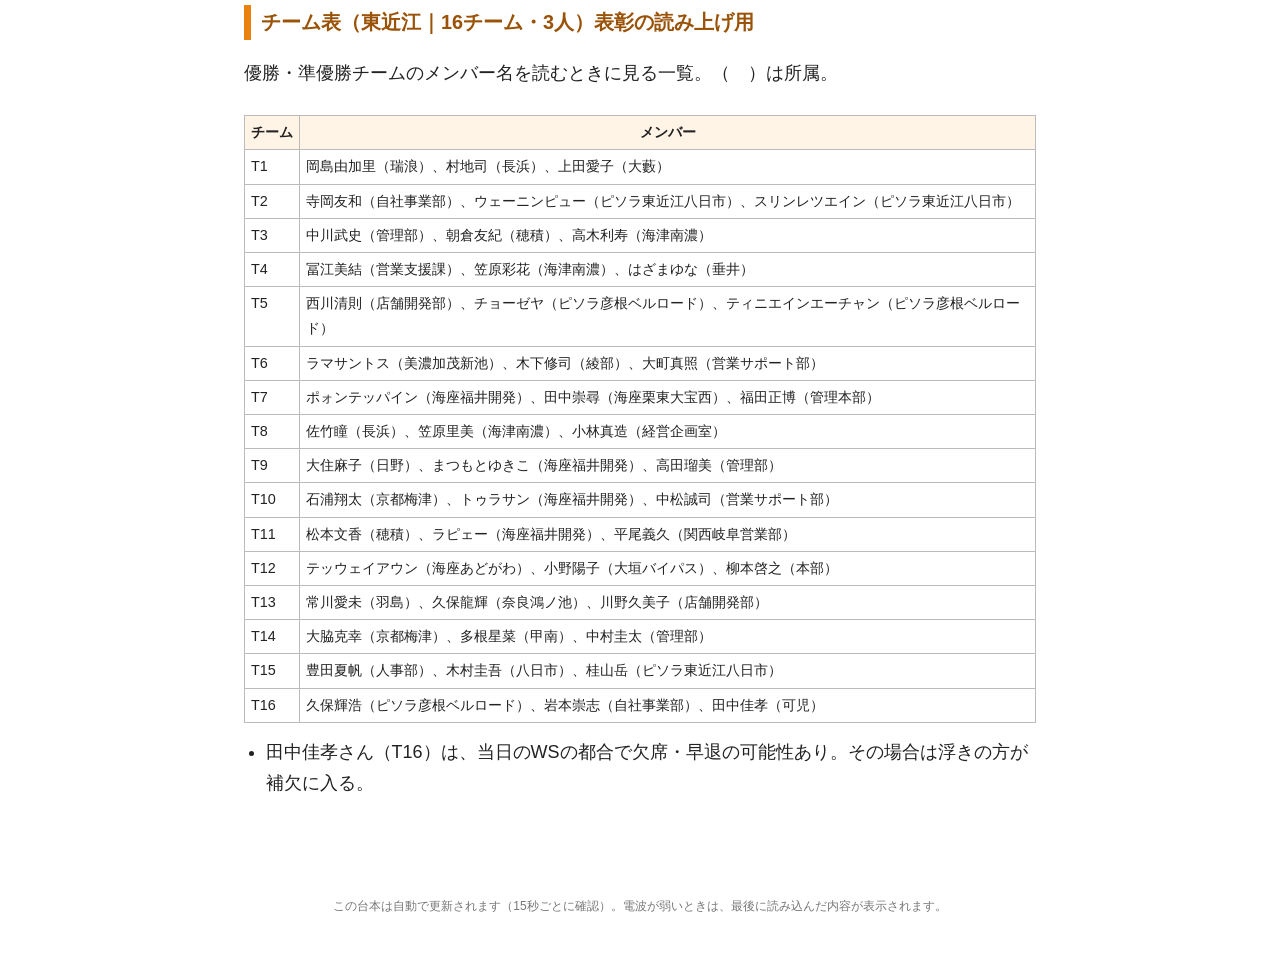
<file: event/script/higashiomi/index.html>
<!DOCTYPE html>
<html lang="ja"><head><meta charset="utf-8">
<meta name="viewport" content="width=device-width,initial-scale=1">
<meta name="robots" content="noindex,nofollow">
<title>司会台本｜東近江会場</title>
<link rel="stylesheet" href="../assets/style.css">
</head><body class="higashiomi">
<header>
<div class="row"><div><div class="sub">11/12（木）労使共同イベント｜司会用</div><h1 id="title">司会台本｜東近江会場</h1></div><div id="status" class="ng">読み込み中…</div></div>
<div class="tools">
<button id="nowBtn">⏱ 今の場面へ</button>
<button id="fsDn">文字 小</button><button id="fsUp">文字 大</button>
<button id="wlBtn">画面を消さない</button>
<button id="refBtn">↻ 最新を確認</button>
<button id="resetBtn">「済」を外す</button>
<a id="editBtn" target="_blank" rel="noopener">✏️ 編集</a>
</div>
</header>
<div id="chipbar"><div id="chips"></div></div>
<main id="main"><p>読み込み中…</p></main>
<div id="toast"></div>
<footer>この台本は自動で更新されます（15秒ごとに確認）。電波が弱いときは、最後に読み込んだ内容が表示されます。</footer>
<script>window.VENUE={id:"higashiomi",name:"東近江会場",md:"script.md",repoPath:"event/script/higashiomi/script.md"};</script>
<script src="../assets/app.js"></script>
</body></html>
</file>
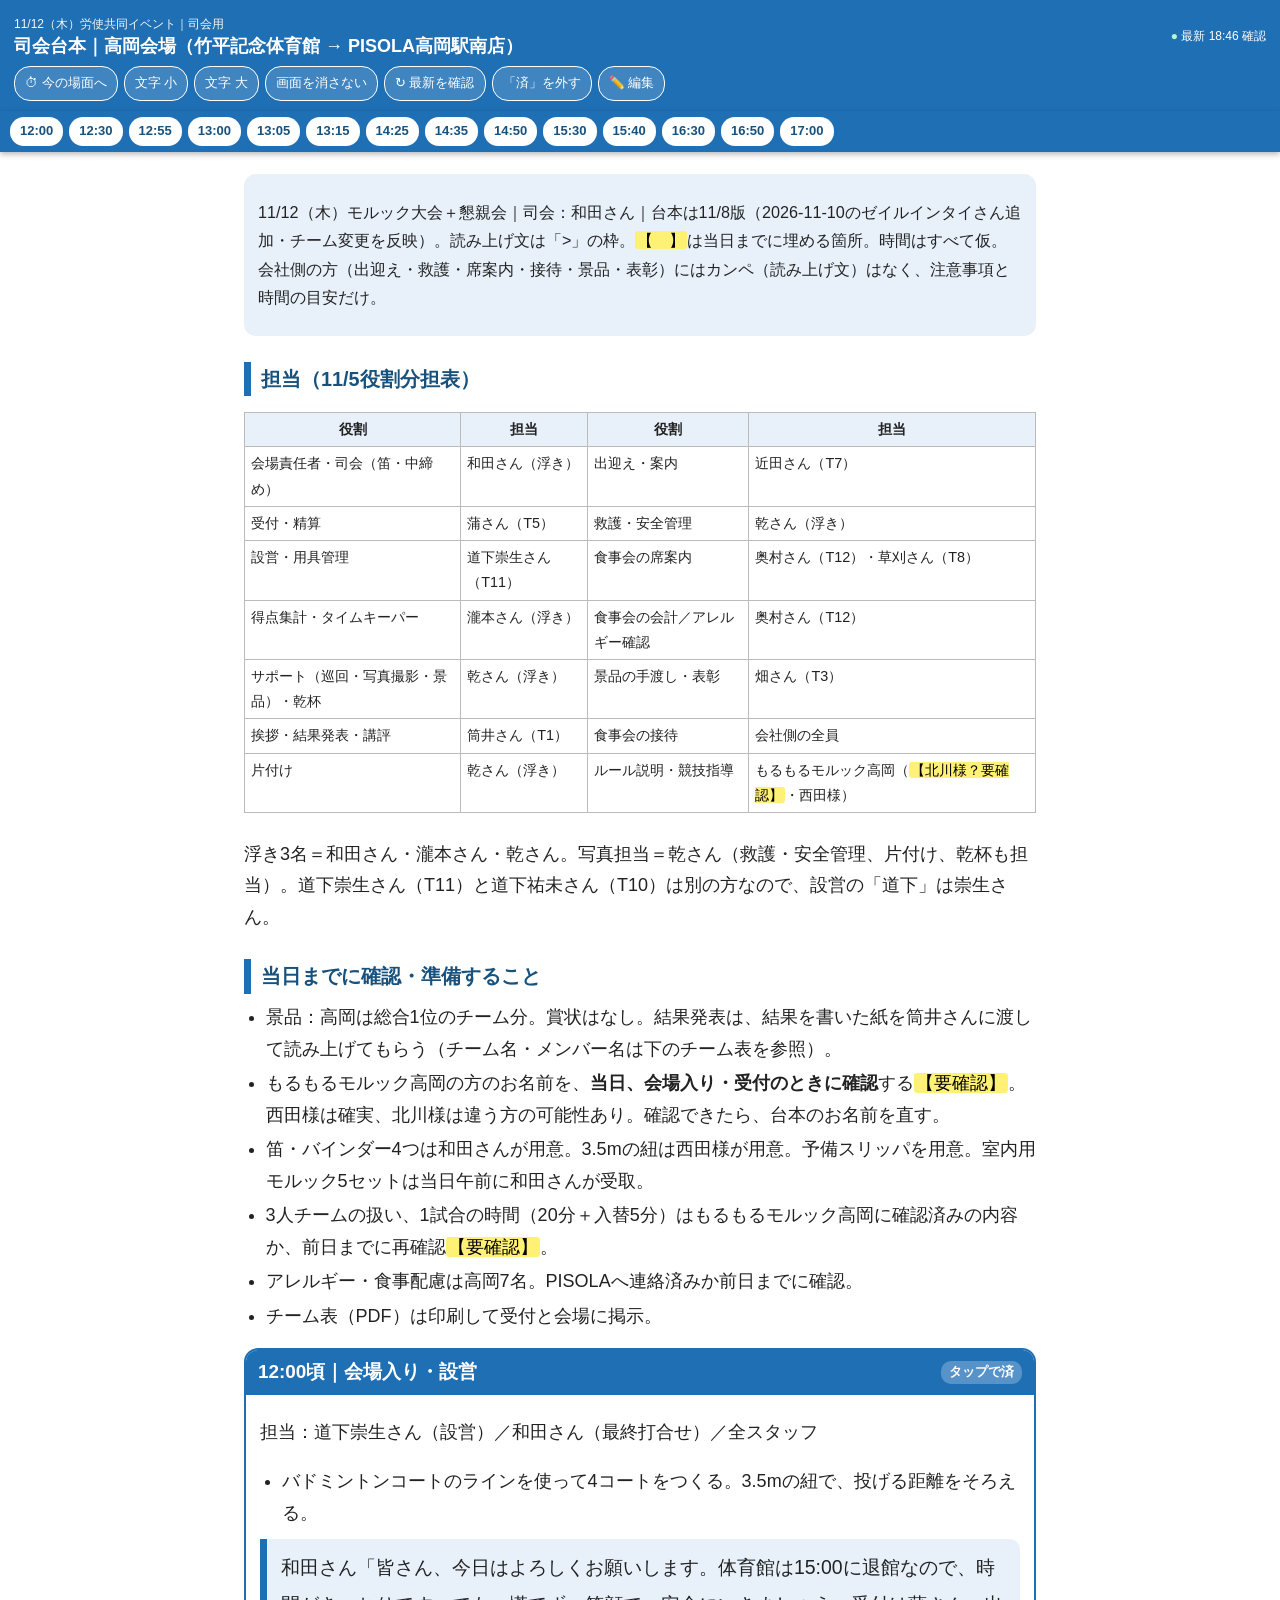
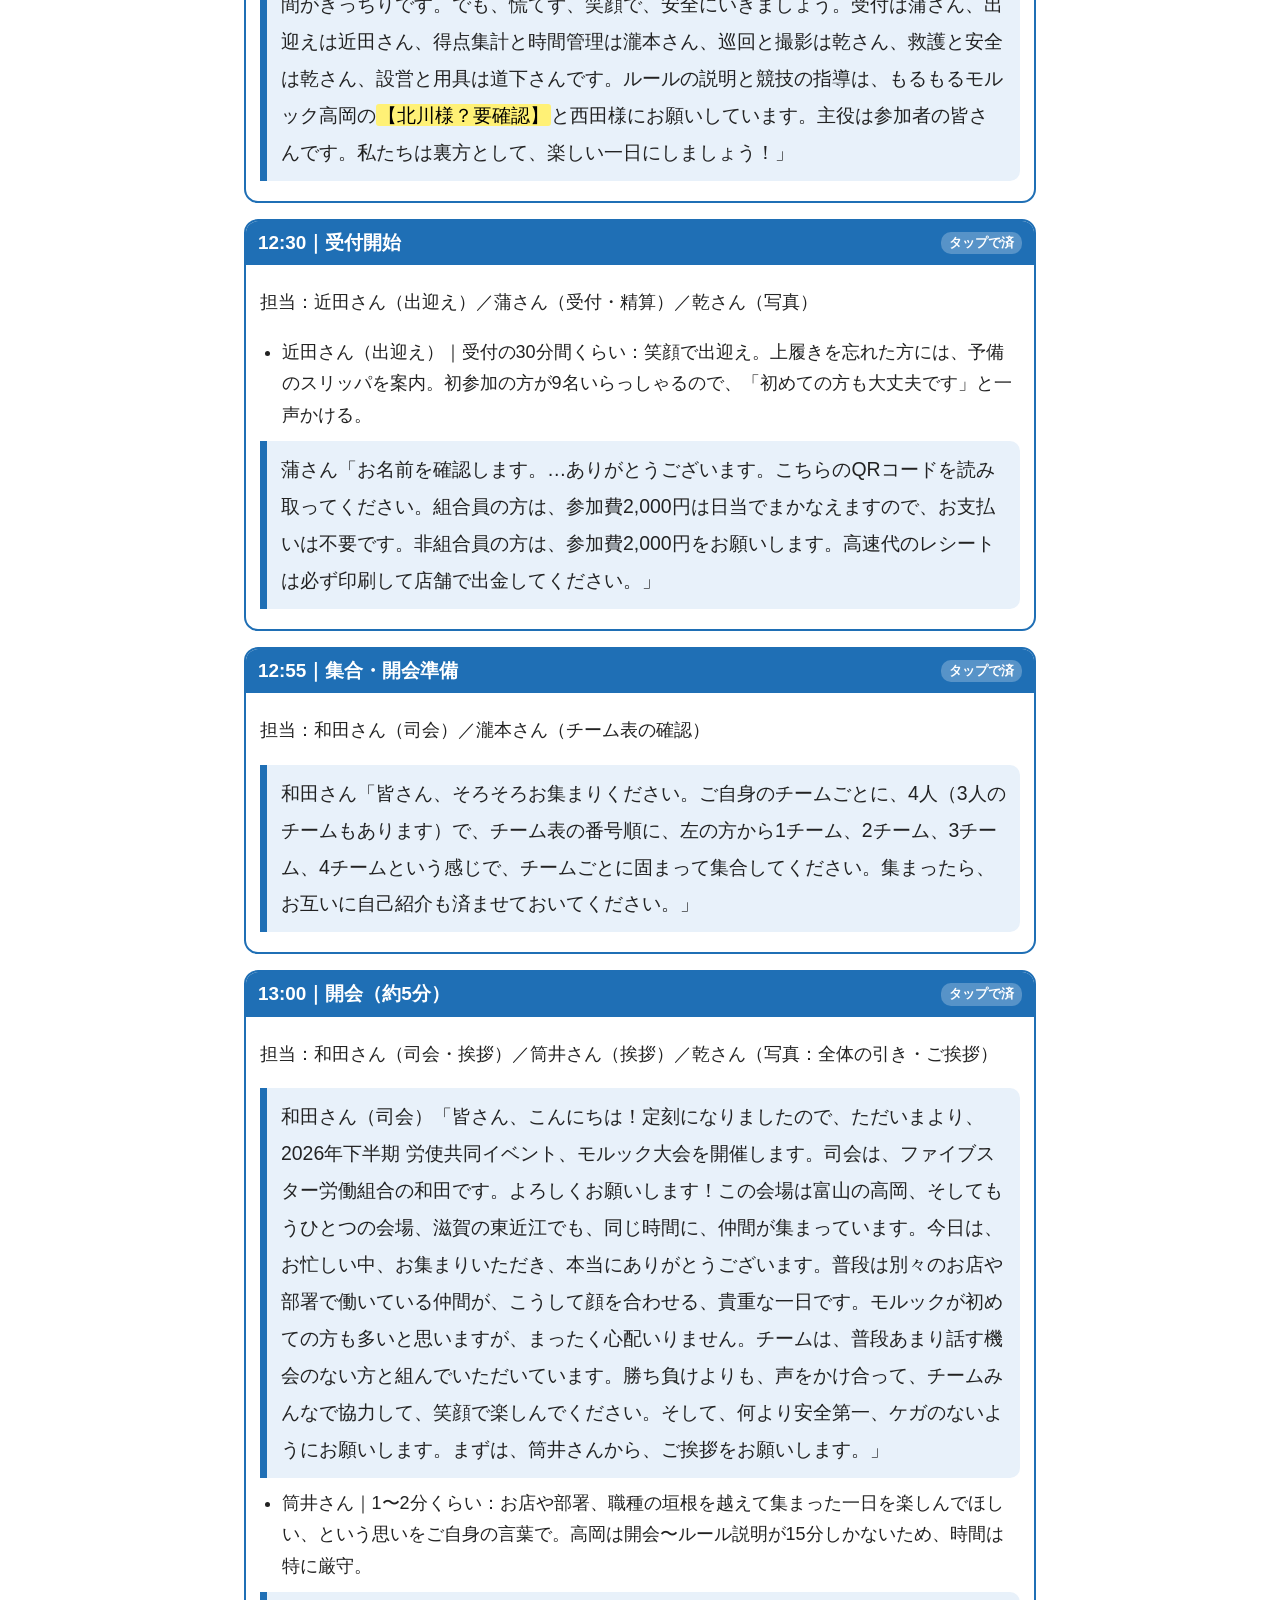
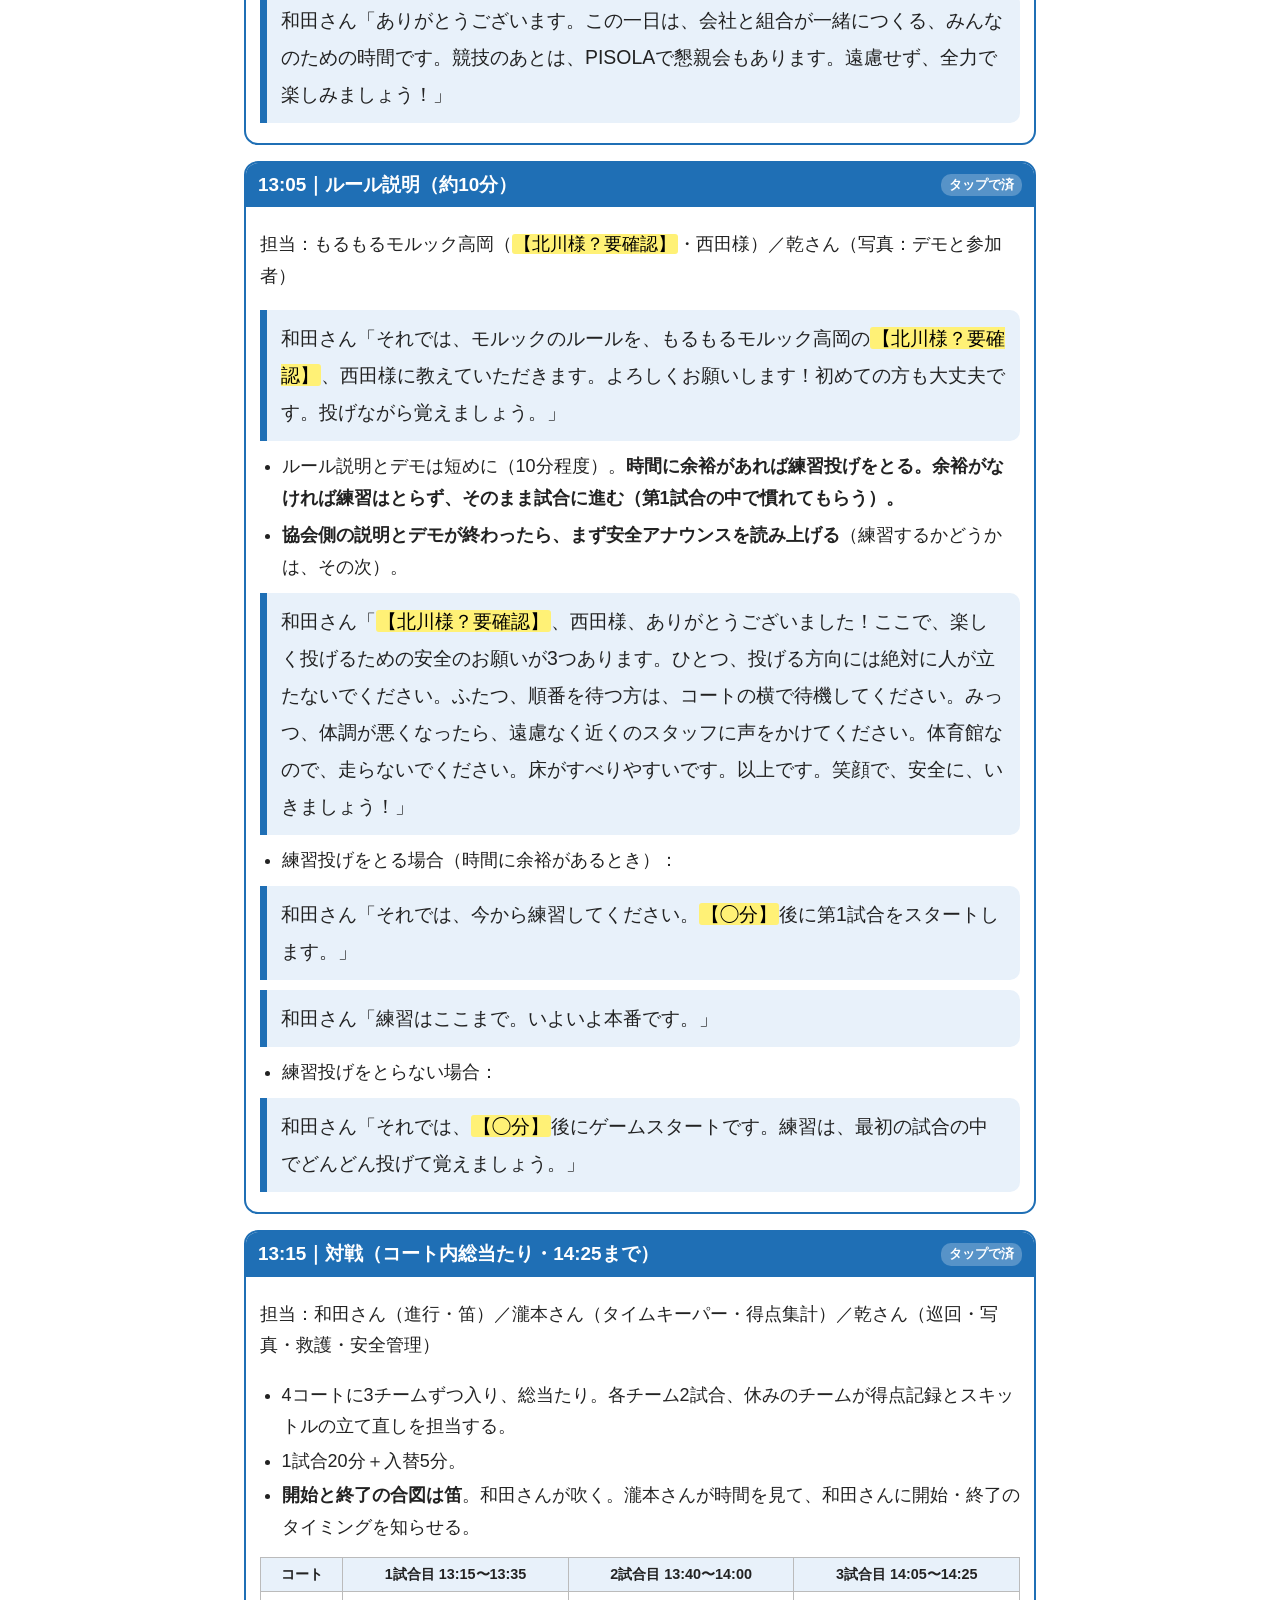
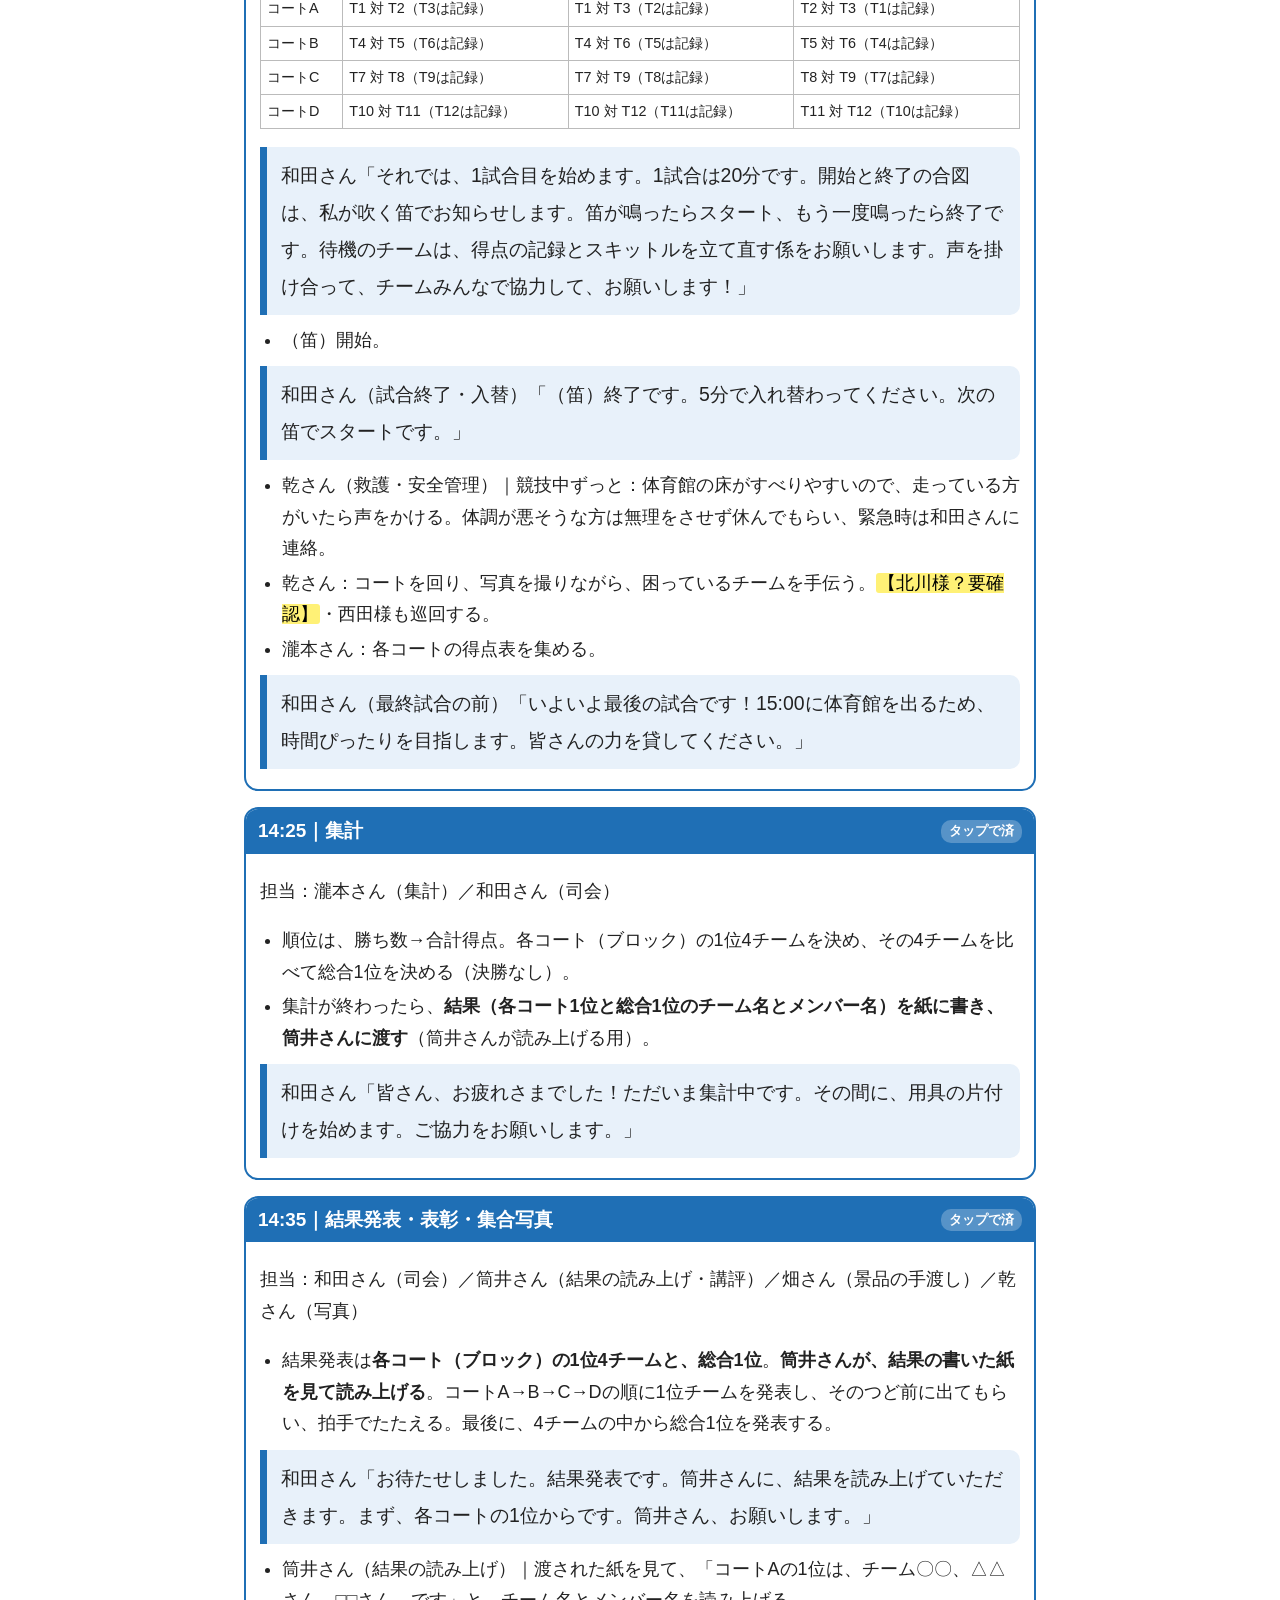
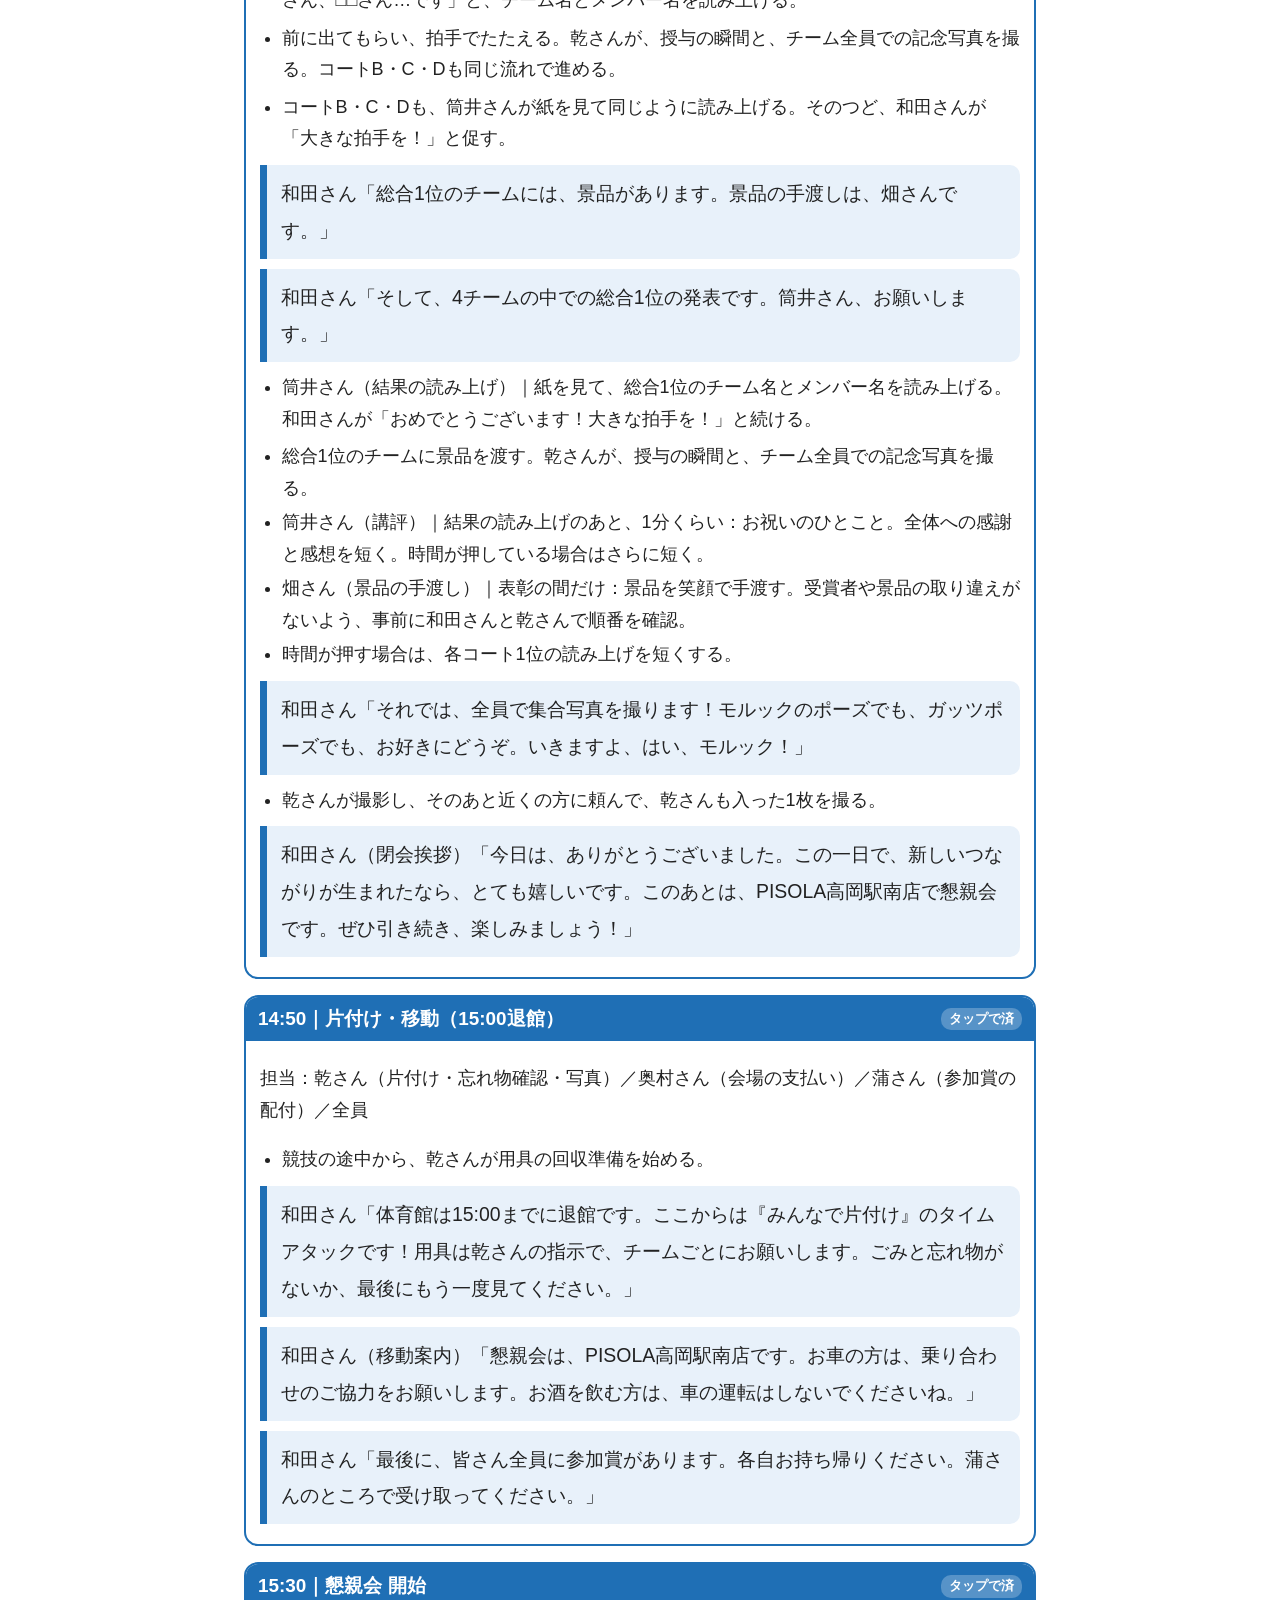
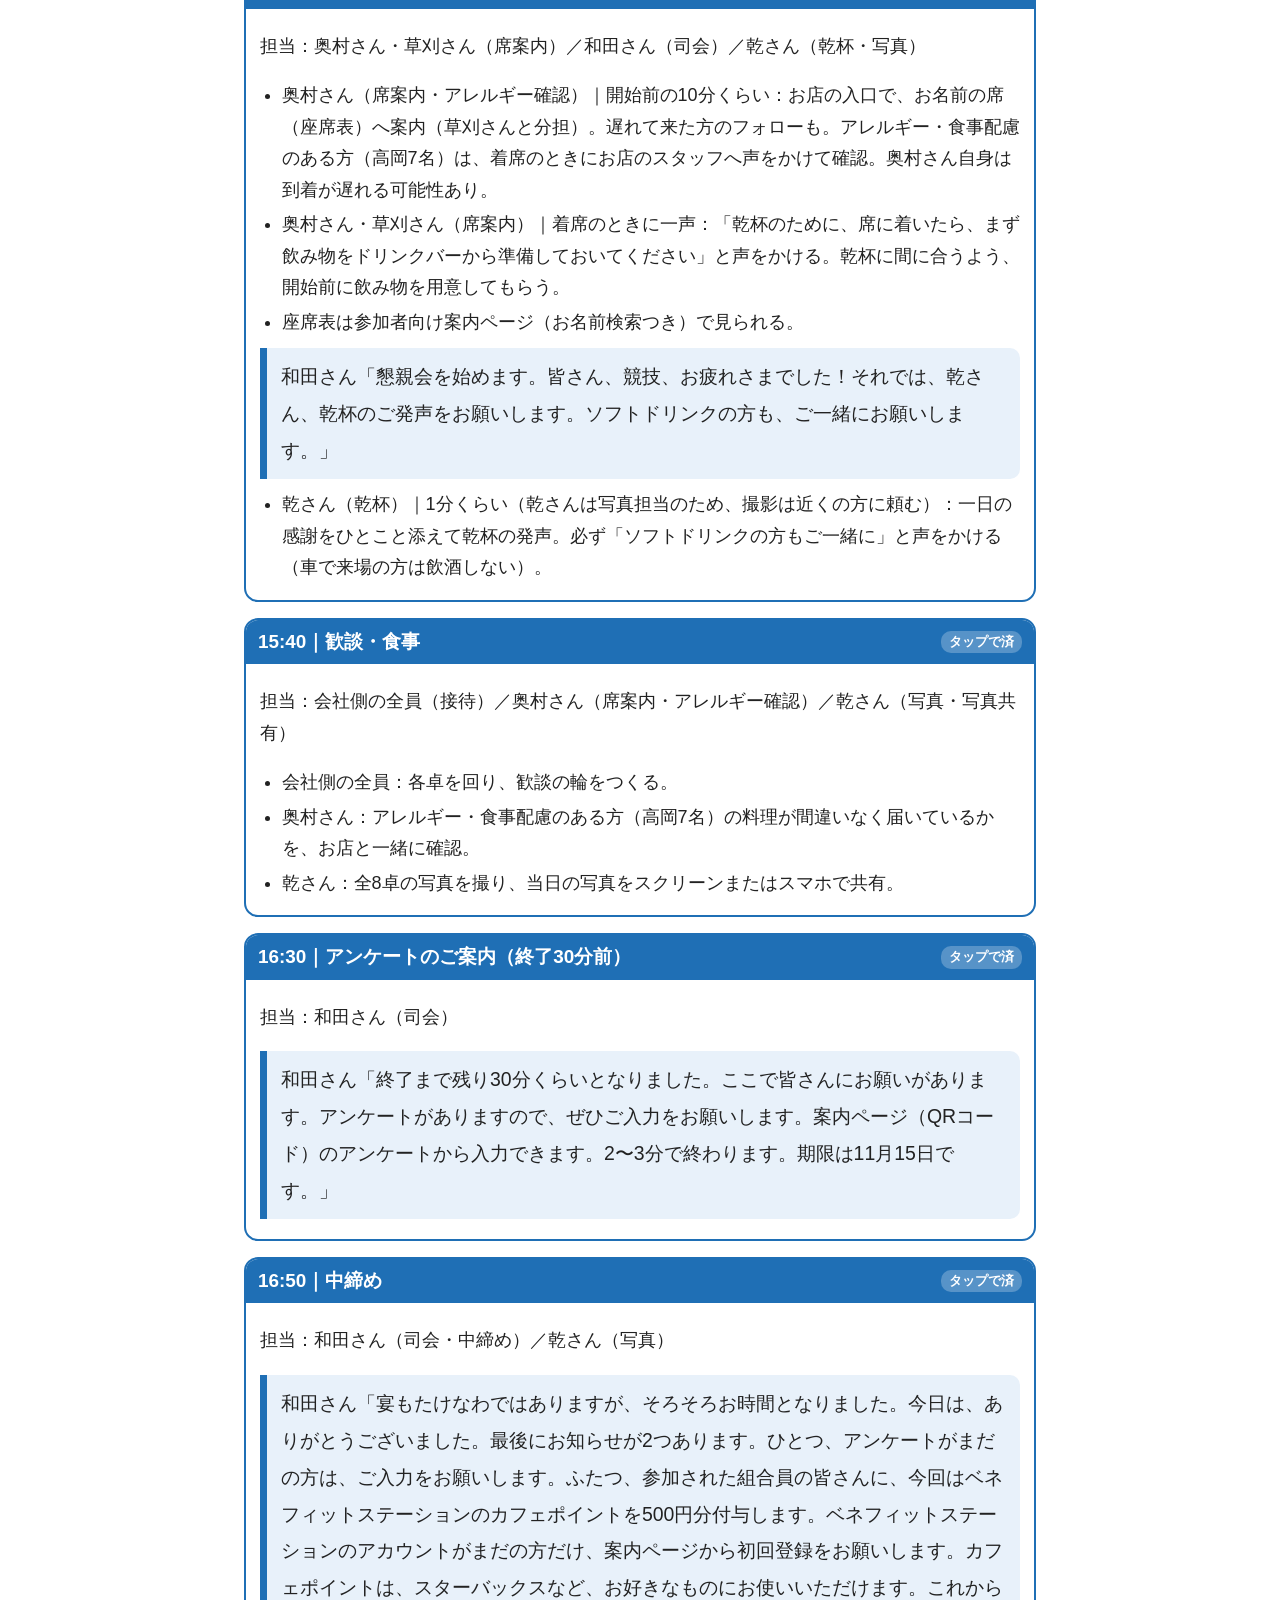
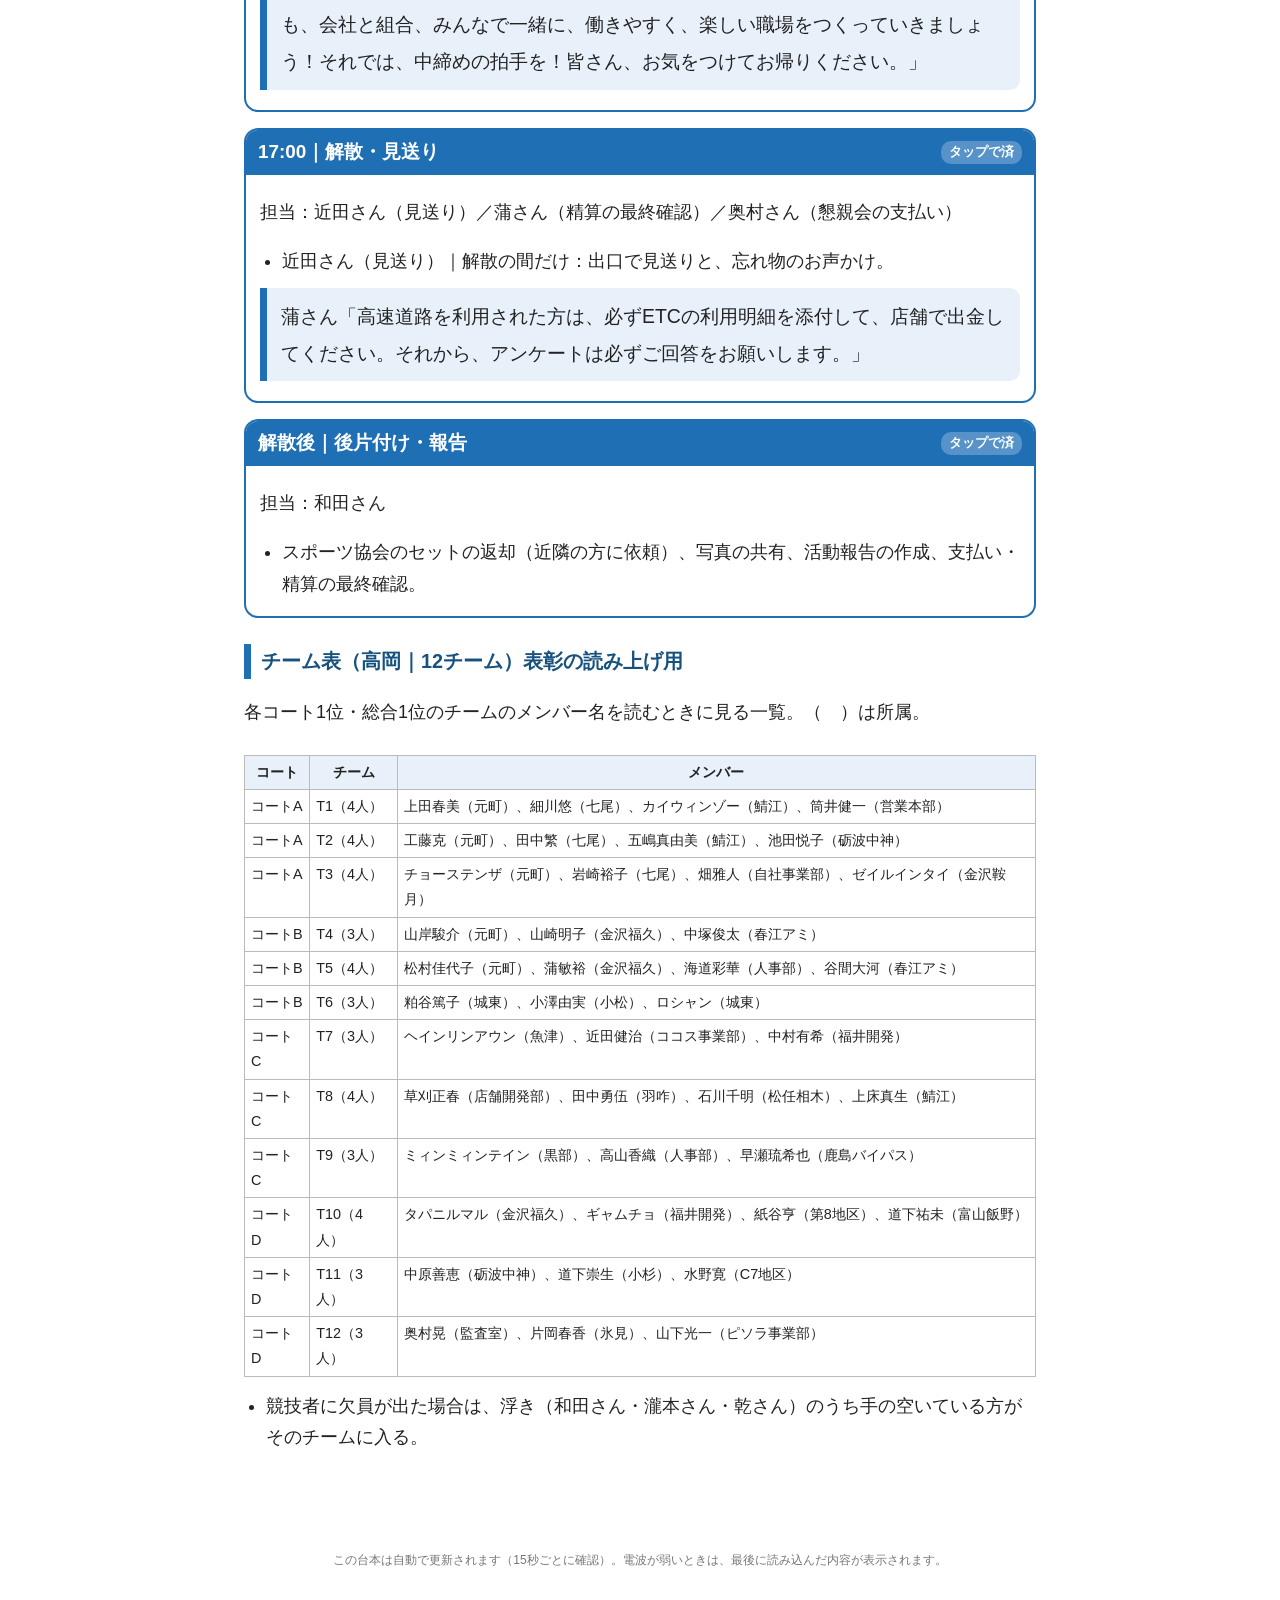
<file: event/script/takaoka/index.html>
<!DOCTYPE html>
<html lang="ja"><head><meta charset="utf-8">
<meta name="viewport" content="width=device-width,initial-scale=1">
<meta name="robots" content="noindex,nofollow">
<title>司会台本｜高岡会場</title>
<link rel="stylesheet" href="../assets/style.css">
</head><body class="takaoka">
<header>
<div class="row"><div><div class="sub">11/12（木）労使共同イベント｜司会用</div><h1 id="title">司会台本｜高岡会場</h1></div><div id="status" class="ng">読み込み中…</div></div>
<div class="tools">
<button id="nowBtn">⏱ 今の場面へ</button>
<button id="fsDn">文字 小</button><button id="fsUp">文字 大</button>
<button id="wlBtn">画面を消さない</button>
<button id="refBtn">↻ 最新を確認</button>
<button id="resetBtn">「済」を外す</button>
<a id="editBtn" target="_blank" rel="noopener">✏️ 編集</a>
</div>
</header>
<div id="chipbar"><div id="chips"></div></div>
<main id="main"><p>読み込み中…</p></main>
<div id="toast"></div>
<footer>この台本は自動で更新されます（15秒ごとに確認）。電波が弱いときは、最後に読み込んだ内容が表示されます。</footer>
<script>window.VENUE={id:"takaoka",name:"高岡会場",md:"script.md",repoPath:"event/script/takaoka/script.md"};</script>
<script src="../assets/app.js"></script>
</body></html>
</file>
<file: event/script/assets/style.css>
:root{--c:#E8820C;--l:#FFF4E5;--d:#9A5206;--fs:18px}
body.takaoka{--c:#1F6FB5;--l:#E8F1FA;--d:#17527F}
*{box-sizing:border-box}
html{-webkit-text-size-adjust:100%}
body{margin:0;font-family:"Hiragino Sans","Yu Gothic","Noto Sans JP",sans-serif;color:#222;background:#fff;line-height:1.75;font-size:var(--fs)}
header{background:var(--c);color:#fff;padding:14px 14px 10px}
header .row{display:flex;justify-content:space-between;align-items:center;gap:8px}
header h1{margin:0;font-size:18px;line-height:1.3}
header .sub{font-size:12px;opacity:.95}
#status{font-size:12px;white-space:nowrap}
#status.ok::before{content:"● ";color:#b9f6ca}
#status.ng::before{content:"● ";color:#ffd180}
.tools{display:flex;flex-wrap:wrap;gap:6px;margin-top:8px}
.tools button,.tools a{font:inherit;font-size:13px;padding:5px 10px;border-radius:16px;border:1.5px solid #fff;background:rgba(255,255,255,.15);color:#fff;text-decoration:none;cursor:pointer}
.tools button.on{background:#fff;color:var(--d);font-weight:700}
#chipbar{position:sticky;top:0;z-index:20;background:var(--c);padding:6px 10px;box-shadow:0 2px 6px rgba(0,0,0,.3)}
#chips{display:flex;gap:6px;overflow-x:auto;-webkit-overflow-scrolling:touch}
#chips a{flex:0 0 auto;font-size:13px;background:#fff;color:var(--d);border-radius:14px;padding:3px 10px;text-decoration:none;font-weight:700}
#chips a.now{background:#ffeb3b;color:#000}
#chips a.done{opacity:.45;text-decoration:line-through}
main{padding:12px 14px 80px;max-width:820px;margin:0 auto}
#toast{position:fixed;left:50%;bottom:18px;transform:translateX(-50%);background:#222;color:#fff;padding:10px 18px;border-radius:24px;font-size:14px;z-index:50;display:none;max-width:90%;text-align:center}
.intro{background:var(--l);border-radius:12px;padding:8px 14px;margin:10px 0;font-size:.9em}
.notice{background:#fff0f0;border:3px solid #d32f2f;border-radius:12px;padding:6px 14px 10px;margin:12px 0}
.notice h2{color:#b71c1c;border:0;padding:0;font-size:1.05em}
section.blk{border:2px solid var(--c);border-radius:14px;margin:16px 0;background:#fff;scroll-margin-top:56px;overflow:hidden}
section.blk>h2{margin:0;padding:9px 12px;background:var(--c);color:#fff;font-size:1.05em;line-height:1.4;display:flex;justify-content:space-between;gap:8px;align-items:center;cursor:pointer}
section.blk>h2 .tg{font-size:.7em;background:rgba(255,255,255,.25);padding:2px 8px;border-radius:10px;white-space:nowrap}
section.blk .body{padding:4px 14px 10px}
section.blk.now{border-color:#f9a825;box-shadow:0 0 0 4px #ffeb3b}
section.blk.now>h2{background:#f57f17}
section.blk.done{opacity:.5}
section.blk.done .body{display:none}
section.blk.changed>h2::after{content:"更新";background:#ffeb3b;color:#000;font-size:.65em;padding:1px 8px;border-radius:10px;margin-left:6px}
h3{font-size:1em;margin:14px 0 4px;color:var(--d);border-bottom:2px dotted var(--c)}
blockquote{margin:10px 0;padding:10px 14px;background:var(--l);border-left:7px solid var(--c);border-radius:0 10px 10px 0;font-size:1.08em;line-height:1.9}
ul{padding-left:1.2em;margin:6px 0}
li{margin:3px 0}
table{border-collapse:collapse;width:100%;font-size:.8em;margin:8px 0}
.tw{overflow-x:auto;-webkit-overflow-scrolling:touch}
th,td{border:1px solid #bbb;padding:4px 6px;vertical-align:top;white-space:nowrap}
td.wrap{white-space:normal}
th{background:var(--l)}
mark{background:#fff176;padding:0 2px;border-radius:3px}
hr{border:0;border-top:2px dashed #ccc;margin:18px 0}
h2.plain{font-size:1.1em;color:var(--d);border-left:7px solid var(--c);padding-left:10px;margin:26px 0 8px}
footer{text-align:center;font-size:12px;color:#777;padding:10px 12px 40px}
a{color:var(--d)}
</file>
